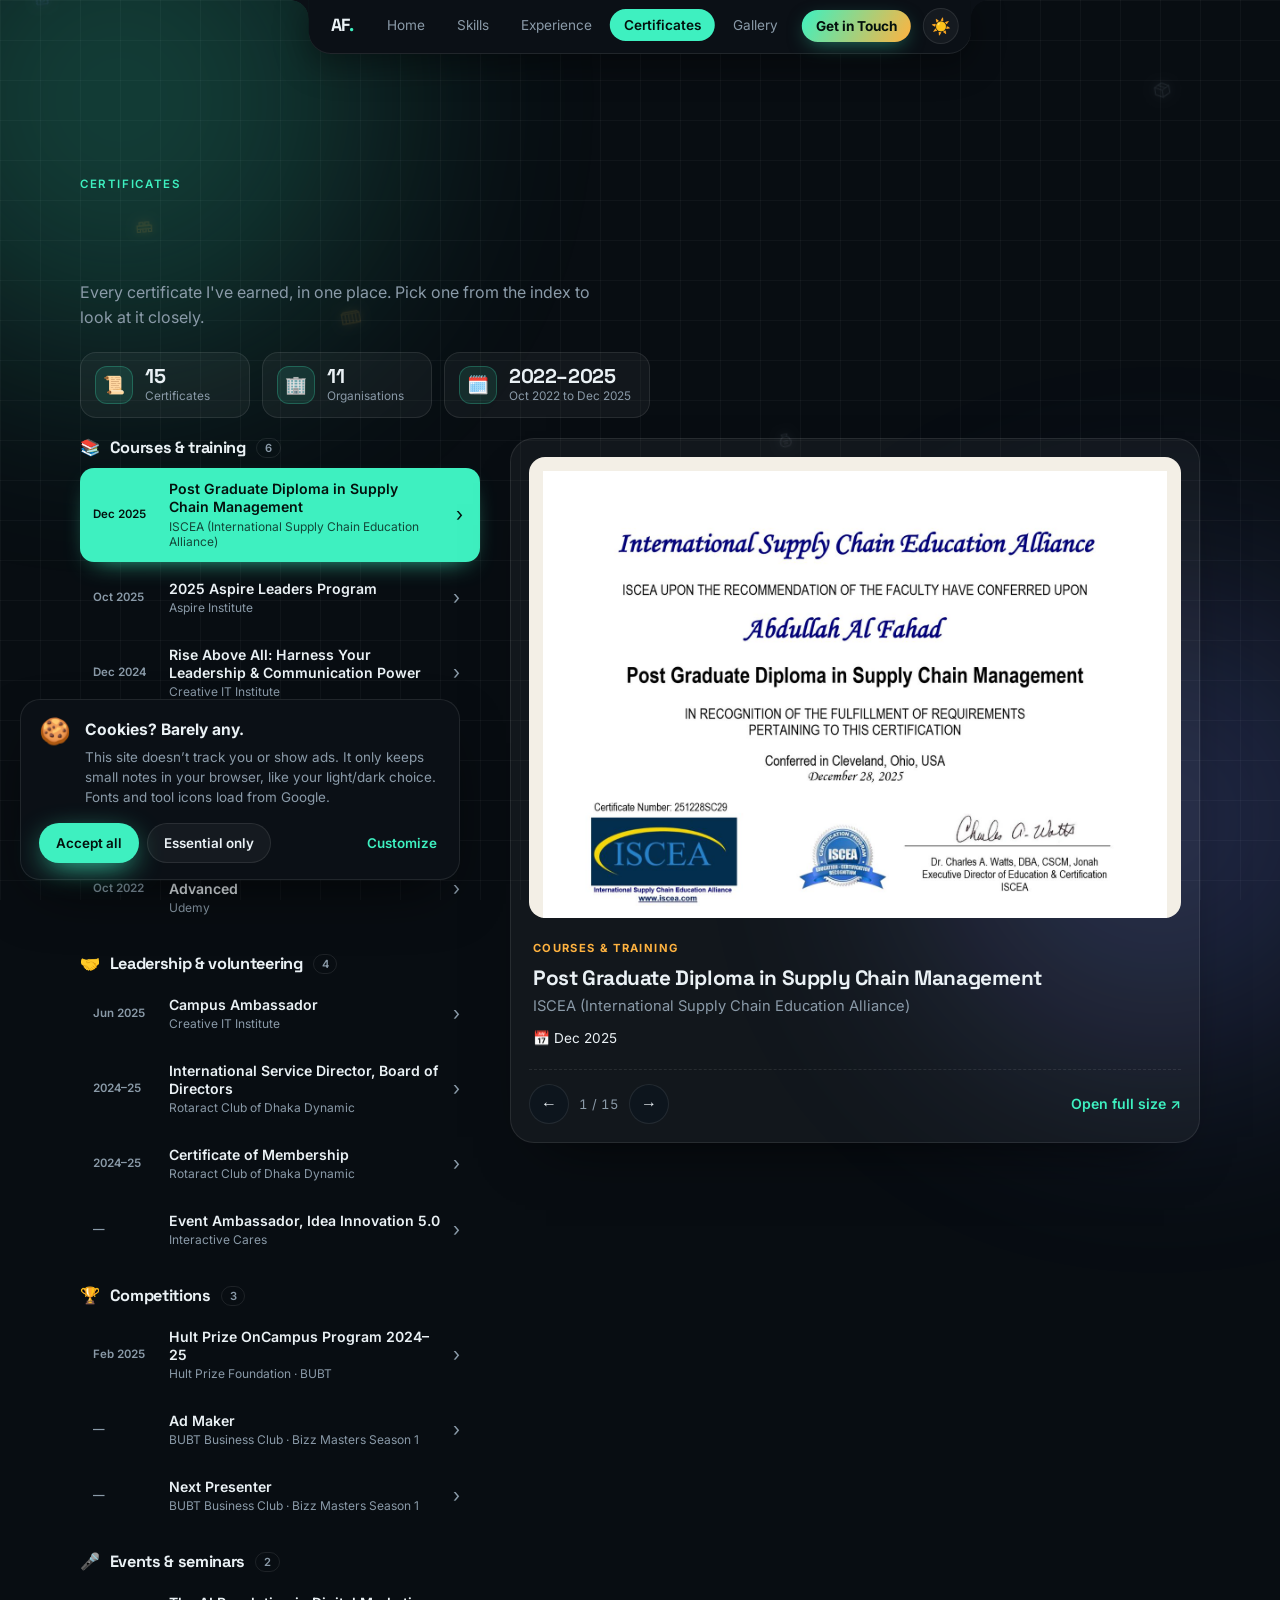
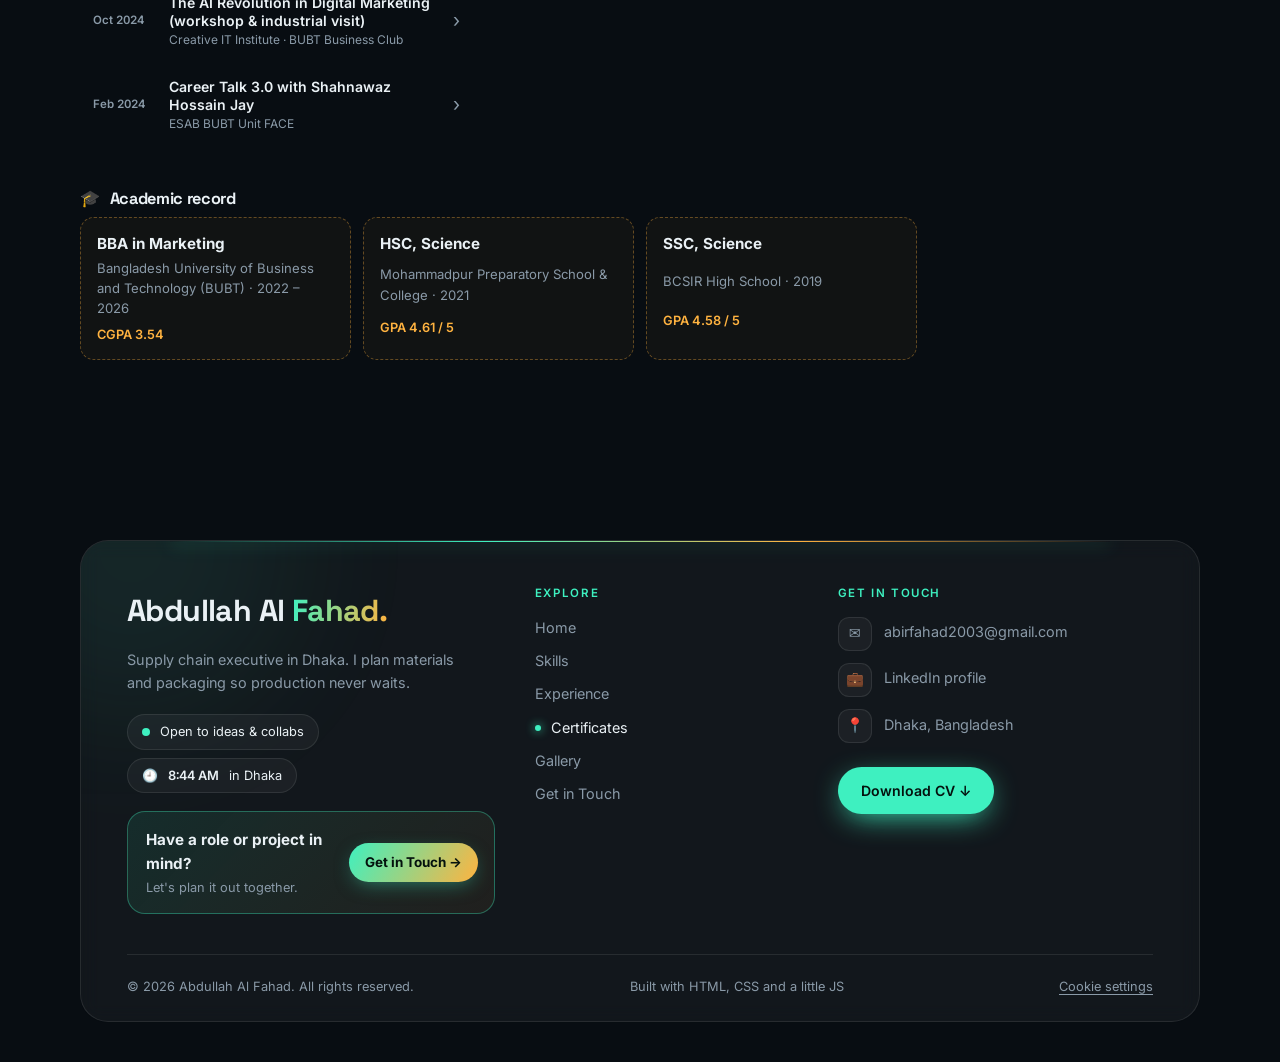
<file: certificates.html>
<!DOCTYPE html>
<html lang="en">
<head>
<meta charset="UTF-8">
<meta name="viewport" content="width=device-width, initial-scale=1">
<meta name="theme-color" content="#080d12">
<title>Certificates · Abdullah Al Fahad</title>
<!-- LINK PREVIEW: the text and picture shown when this page is shared on
     LinkedIn, WhatsApp, Facebook or Google. Words are in content.md.
     CHECK: once the site is live, change "images/headshot.jpg" in og:image
     to the full address, e.g. https://your-site-address/images/headshot.jpg
     (LinkedIn needs the full address to show the picture). -->
<meta name="description" content="Highlights, degrees and certificates of Abdullah Al Fahad, supply chain professional in Dhaka.">
<meta property="og:type" content="website">
<meta property="og:title" content="Certificates · Abdullah Al Fahad">
<meta property="og:description" content="Highlights, degrees and certificates of Abdullah Al Fahad, supply chain professional in Dhaka.">
<meta property="og:image" content="images/headshot.jpg">
<meta property="og:image:alt" content="Abdullah Al Fahad in a dark suit and blue tie.">
<meta name="twitter:card" content="summary">
<link rel="preconnect" href="https://fonts.googleapis.com">
<link rel="preconnect" href="https://fonts.gstatic.com" crossorigin>
<link href="https://fonts.googleapis.com/css2?family=Inter:wght@400;500;600&family=Space+Grotesk:wght@500;700&display=swap" rel="stylesheet">
<link rel="icon" href="favicon.ico?v=2" sizes="16x16 32x32 48x48">
<link rel="stylesheet" href="css/style.css">
<!-- use the saved light/dark choice straight away (before the page draws) -->
<script>try{var t=localStorage.getItem('theme');if(t)document.documentElement.setAttribute('data-theme',t);if(sessionStorage.getItem('ldSeen'))document.documentElement.classList.add('ld-seen')}catch(e){}</script>
</head>
<body>
<!-- LOADING SCREEN: your icon blinking inside a spinning ring; fades out
     once the page has loaded (js/main.js part 25) -->
<div class="loader" aria-hidden="true"><span class="ld-ring"></span><img class="ld-icon" src="favicon.ico?v=2" alt="" width="48" height="48"></div>
<div class="progress"></div>

<!-- ===== FLOATING PILL NAV (same on every page) ===== -->
<nav class="nav">
  <a class="logo" href="index.html">AF<span>.</span></a>
  <div class="links" id="navLinks">
      <a class="link" href="index.html">Home</a>
      <a class="link" href="skills.html">Skills</a>
      <a class="link" href="experience.html">Experience</a>
      <a class="link active" href="certificates.html">Certificates</a>
      <a class="link" href="gallery.html">Gallery</a>
      <a class="link cta" href="contact.html">Get in Touch</a>
  </div>
  <!-- phones only: the "Get in Touch" button stays in the bar, the other pages
       open from the menu icon (js part 2) -->
  <a class="nav-cta" href="contact.html">Get in Touch</a>
  <button class="theme-btn" aria-label="Toggle theme">☀️</button>
  <button class="menu-btn" type="button" aria-label="Open menu" aria-expanded="false" aria-controls="navLinks"><span></span><span></span><span></span></button>
</nav>


<!-- ===== PAGE HEADING: The paperwork (Key highlights moved to the
     Experience page in Nov 2026). Title animation "paper": a printer head
     prints the words, then a seal lands beside them (js part 26). ===== -->
<header class="page-head cert-head">
  <div class="wrap">
    <span class="tag reveal">Certificates</span>
    <h1 class="title reveal d1" data-anim="paper">The paperwork.</h1>
    <p class="sub reveal d2">Every certificate I've earned, in one place. Pick one from the index to look at it closely.</p>
    <!-- quick facts as small cards (hover: lift + glow) -->
    <ul class="vault-facts reveal d3">
      <li><span class="vf-ic" aria-hidden="true">📜</span><b>15</b><small>Certificates</small></li>
      <li><span class="vf-ic" aria-hidden="true">🏢</span><b>11</b><small>Organisations</small></li>
      <li><span class="vf-ic" aria-hidden="true">🗓️</span><b>2022–2025</b><small>Oct 2022 to Dec 2025</small></li>
    </ul>
  </div>
</header>

<!-- ===== THE VAULT (Nov 2026; replaced a tabs + card-grid layout that looked
     too much like another site): an INDEX on the left (grouped by category,
     each row: date, title, who gave it) and a big VIEWER on the right that
     shows the chosen certificate with its details, previous/next and "Open
     full size". On phones the viewer is hidden: tapping a row opens the
     certificate right under it. js part 31.
     Pictures: images/certs/ (1400px) + images/thumbs/certs/ (640px).
     TO ADD ONE: make both pictures, copy a <li><button class="vi-item"> row
     into the right group, fill in its data-… values and the visible text,
     renumber data-i in order, and update the counts. -->
<section class="vault-sec">
  <div class="wrap vault">
    <nav class="vault-index reveal" aria-label="Certificate index">
      <div class="vi-group">
        <h2 class="vi-h"><span aria-hidden="true">📚</span> Courses &amp; training <b>6</b></h2>
        <ol class="vi-list">
          <li><button type="button" class="vi-item" data-i="0" data-slug="iscea-pg-diploma-scm" data-title="Post Graduate Diploma in Supply Chain Management" data-issuer="ISCEA (International Supply Chain Education Alliance)" data-date="Dec 2025" data-badge="" data-cat="Courses &amp; training" aria-controls="vaultView">
            <span class="vi-date">Dec 2025</span>
            <span class="vi-text"><b>Post Graduate Diploma in Supply Chain Management</b><small>ISCEA (International Supply Chain Education Alliance)</small></span>
            <span class="vi-go" aria-hidden="true">›</span>
          </button></li>
          <li><button type="button" class="vi-item" data-i="1" data-slug="aspire-leaders-program-2025" data-title="2025 Aspire Leaders Program" data-issuer="Aspire Institute" data-date="Oct 2025" data-badge="40 hours" data-cat="Courses &amp; training" aria-controls="vaultView">
            <span class="vi-date">Oct 2025</span>
            <span class="vi-text"><b>2025 Aspire Leaders Program</b><small>Aspire Institute</small></span>
            <span class="vi-go" aria-hidden="true">›</span>
          </button></li>
          <li><button type="button" class="vi-item" data-i="2" data-slug="creative-it-rise-above-all" data-title="Rise Above All: Harness Your Leadership &amp; Communication Power" data-issuer="Creative IT Institute" data-date="Dec 2024" data-badge="" data-cat="Courses &amp; training" aria-controls="vaultView">
            <span class="vi-date">Dec 2024</span>
            <span class="vi-text"><b>Rise Above All: Harness Your Leadership &amp; Communication Power</b><small>Creative IT Institute</small></span>
            <span class="vi-go" aria-hidden="true">›</span>
          </button></li>
          <li><button type="button" class="vi-item" data-i="3" data-slug="workplace-communication-essentials" data-title="Workplace Communication Essentials" data-issuer="Passport to Earning Bangladesh" data-date="May 2024" data-badge="" data-cat="Courses &amp; training" aria-controls="vaultView">
            <span class="vi-date">May 2024</span>
            <span class="vi-text"><b>Workplace Communication Essentials</b><small>Passport to Earning Bangladesh</small></span>
            <span class="vi-go" aria-hidden="true">›</span>
          </button></li>
          <li><button type="button" class="vi-item" data-i="4" data-slug="gao-tek-business-development" data-title="Training in Business Development" data-issuer="GAO Tek Inc." data-date="Feb 2024" data-badge="Team leader" data-cat="Courses &amp; training" aria-controls="vaultView">
            <span class="vi-date">Feb 2024</span>
            <span class="vi-text"><b>Training in Business Development</b><small>GAO Tek Inc.</small></span>
            <span class="vi-go" aria-hidden="true">›</span>
          </button></li>
          <li><button type="button" class="vi-item" data-i="5" data-slug="udemy-complete-excel-mastery" data-title="Complete Excel Mastery: Beginner to Advanced" data-issuer="Udemy" data-date="Oct 2022" data-badge="13.5 hours" data-cat="Courses &amp; training" aria-controls="vaultView">
            <span class="vi-date">Oct 2022</span>
            <span class="vi-text"><b>Complete Excel Mastery: Beginner to Advanced</b><small>Udemy</small></span>
            <span class="vi-go" aria-hidden="true">›</span>
          </button></li>
        </ol>
      </div>
      <div class="vi-group">
        <h2 class="vi-h"><span aria-hidden="true">🤝</span> Leadership &amp; volunteering <b>4</b></h2>
        <ol class="vi-list">
          <li><button type="button" class="vi-item" data-i="6" data-slug="creative-it-campus-ambassador" data-title="Campus Ambassador" data-issuer="Creative IT Institute" data-date="Jun 2025" data-badge="Mar 2024 – Jun 2025" data-cat="Leadership &amp; volunteering" aria-controls="vaultView">
            <span class="vi-date">Jun 2025</span>
            <span class="vi-text"><b>Campus Ambassador</b><small>Creative IT Institute</small></span>
            <span class="vi-go" aria-hidden="true">›</span>
          </button></li>
          <li><button type="button" class="vi-item" data-i="7" data-slug="rotaract-international-service-director" data-title="International Service Director, Board of Directors" data-issuer="Rotaract Club of Dhaka Dynamic" data-date="2024–25" data-badge="" data-cat="Leadership &amp; volunteering" aria-controls="vaultView">
            <span class="vi-date">2024–25</span>
            <span class="vi-text"><b>International Service Director, Board of Directors</b><small>Rotaract Club of Dhaka Dynamic</small></span>
            <span class="vi-go" aria-hidden="true">›</span>
          </button></li>
          <li><button type="button" class="vi-item" data-i="8" data-slug="rotaract-membership-2024-25" data-title="Certificate of Membership" data-issuer="Rotaract Club of Dhaka Dynamic" data-date="2024–25" data-badge="" data-cat="Leadership &amp; volunteering" aria-controls="vaultView">
            <span class="vi-date">2024–25</span>
            <span class="vi-text"><b>Certificate of Membership</b><small>Rotaract Club of Dhaka Dynamic</small></span>
            <span class="vi-go" aria-hidden="true">›</span>
          </button></li>
          <li><button type="button" class="vi-item" data-i="9" data-slug="interactive-cares-event-ambassador" data-title="Event Ambassador, Idea Innovation 5.0" data-issuer="Interactive Cares" data-date="" data-badge="" data-cat="Leadership &amp; volunteering" aria-controls="vaultView">
            <span class="vi-date">—</span>
            <span class="vi-text"><b>Event Ambassador, Idea Innovation 5.0</b><small>Interactive Cares</small></span>
            <span class="vi-go" aria-hidden="true">›</span>
          </button></li>
        </ol>
      </div>
      <div class="vi-group">
        <h2 class="vi-h"><span aria-hidden="true">🏆</span> Competitions <b>3</b></h2>
        <ol class="vi-list">
          <li><button type="button" class="vi-item" data-i="10" data-slug="hult-prize-oncampus-2025" data-title="Hult Prize OnCampus Program 2024–25" data-issuer="Hult Prize Foundation · BUBT" data-date="Feb 2025" data-badge="Video editor" data-cat="Competitions" aria-controls="vaultView">
            <span class="vi-date">Feb 2025</span>
            <span class="vi-text"><b>Hult Prize OnCampus Program 2024–25</b><small>Hult Prize Foundation · BUBT</small></span>
            <span class="vi-go" aria-hidden="true">›</span>
          </button></li>
          <li><button type="button" class="vi-item" data-i="11" data-slug="bizz-masters-ad-maker-runner-up" data-title="Ad Maker" data-issuer="BUBT Business Club · Bizz Masters Season 1" data-date="" data-badge="1st runner-up" data-cat="Competitions" aria-controls="vaultView">
            <span class="vi-date">—</span>
            <span class="vi-text"><b>Ad Maker</b><small>BUBT Business Club · Bizz Masters Season 1</small></span>
            <span class="vi-go" aria-hidden="true">›</span>
          </button></li>
          <li><button type="button" class="vi-item" data-i="12" data-slug="bizz-masters-next-presenter-runner-up" data-title="Next Presenter" data-issuer="BUBT Business Club · Bizz Masters Season 1" data-date="" data-badge="1st runner-up" data-cat="Competitions" aria-controls="vaultView">
            <span class="vi-date">—</span>
            <span class="vi-text"><b>Next Presenter</b><small>BUBT Business Club · Bizz Masters Season 1</small></span>
            <span class="vi-go" aria-hidden="true">›</span>
          </button></li>
        </ol>
      </div>
      <div class="vi-group">
        <h2 class="vi-h"><span aria-hidden="true">🎤</span> Events &amp; seminars <b>2</b></h2>
        <ol class="vi-list">
          <li><button type="button" class="vi-item" data-i="13" data-slug="creative-it-ai-digital-marketing-organizer" data-title="The AI Revolution in Digital Marketing (workshop &amp; industrial visit)" data-issuer="Creative IT Institute · BUBT Business Club" data-date="Oct 2024" data-badge="Organizer" data-cat="Events &amp; seminars" aria-controls="vaultView">
            <span class="vi-date">Oct 2024</span>
            <span class="vi-text"><b>The AI Revolution in Digital Marketing (workshop &amp; industrial visit)</b><small>Creative IT Institute · BUBT Business Club</small></span>
            <span class="vi-go" aria-hidden="true">›</span>
          </button></li>
          <li><button type="button" class="vi-item" data-i="14" data-slug="esab-career-talk-3" data-title="Career Talk 3.0 with Shahnawaz Hossain Jay" data-issuer="ESAB BUBT Unit FACE" data-date="Feb 2024" data-badge="" data-cat="Events &amp; seminars" aria-controls="vaultView">
            <span class="vi-date">Feb 2024</span>
            <span class="vi-text"><b>Career Talk 3.0 with Shahnawaz Hossain Jay</b><small>ESAB BUBT Unit FACE</small></span>
            <span class="vi-go" aria-hidden="true">›</span>
          </button></li>
        </ol>
      </div>
    </nav>

    <div class="vault-view reveal d1" id="vaultView" aria-live="polite">
      <div class="vv-frame">
        <img class="vv-img" src="images/certs/iscea-pg-diploma-scm.jpg" srcset="images/thumbs/certs/iscea-pg-diploma-scm.jpg 640w, images/certs/iscea-pg-diploma-scm.jpg 1400w" sizes="(max-width: 1100px) 60vw, 720px" alt="Certificate: Post Graduate Diploma in Supply Chain Management" decoding="async">
      </div>
      <div class="vv-info">
        <span class="vv-cat">Courses &amp; training</span>
        <h3 class="vv-title">Post Graduate Diploma in Supply Chain Management</h3>
        <p class="vv-issuer">ISCEA (International Supply Chain Education Alliance)</p>
        <div class="vv-meta"><span class="vv-date">📅 Dec 2025</span><span class="vv-badge" hidden></span></div>
      </div>
      <div class="vv-nav">
        <button type="button" class="vv-btn vv-prev" aria-label="Previous certificate">←</button>
        <span class="vv-count">1 / 15</span>
        <button type="button" class="vv-btn vv-next" aria-label="Next certificate">→</button>
        <a class="vv-open" href="images/certs/iscea-pg-diploma-scm.jpg" target="_blank" rel="noopener">Open full size <span aria-hidden="true">↗</span></a>
      </div>
    </div>
  </div>

  <!-- ACADEMIC RECORD: degrees without a certificate picture on the site yet -->
  <div class="wrap">
    <div class="cert-academic">
      <h2 class="vi-h"><span aria-hidden="true">🎓</span> Academic record</h2>
      <ul class="acad-list">
        <li><b>BBA in Marketing</b><span>Bangladesh University of Business and Technology (BUBT) · 2022 – 2026</span><em>CGPA 3.54</em></li>
        <li><b>HSC, Science</b><span>Mohammadpur Preparatory School &amp; College · 2021</span><em>GPA 4.61 / 5</em></li>
        <li><b>SSC, Science</b><span>BCSIR High School · 2019</span><em>GPA 4.58 / 5</em></li>
      </ul>
    </div>
  </div>
</section>


<!-- ===== FOOTER (same on every page) =====
     A glass card with three columns: who you are, quick links, and how to
     reach you, plus a copyright line along the bottom. aria-current="page"
     marks the page you're on in the Quick links list. -->
<footer class="site-footer">
  <div class="wrap">
    <div class="foot-card glass">

      <!-- WHO YOU ARE -->
      <div class="foot-brand">
        <a class="foot-name" href="index.html">Abdullah Al <span class="grad">Fahad.</span></a>
        <p class="foot-intro">Supply chain executive in Dhaka. I plan materials and packaging so production never waits.</p>
        <!-- two small pills: status + the live time in Dhaka (js part 11) -->
        <div class="foot-pills">
          <p class="foot-status"><span class="dot"></span> Open to ideas &amp; collabs</p>
          <p class="foot-status foot-time"><span aria-hidden="true">🕘</span> <b data-dhaka-time>--:--</b>in Dhaka</p>
        </div>
        <!-- call to action card: goes to the Get in Touch (Contact) page -->
        <a class="foot-cta" href="contact.html">
          <span class="foot-cta-text"><b>Have a role or project in mind?</b><small>Let's plan it out together.</small></span>
          <span class="foot-cta-btn">Get in Touch →</span>
        </a>
      </div>

      <!-- QUICK LINKS -->
      <nav class="foot-col" aria-label="Footer">
        <h4>Explore</h4>
        <ul class="foot-links">
          <li><a href="index.html">Home</a></li>
          <li><a href="skills.html">Skills</a></li>
          <li><a href="experience.html">Experience</a></li>
          <li><a href="certificates.html" aria-current="page">Certificates</a></li>
          <li><a href="gallery.html">Gallery</a></li>
          <li><a href="contact.html">Get in Touch</a></li>
        </ul>
      </nav>

      <!-- GET IN TOUCH -->
      <div class="foot-col">
        <h4>Get in touch</h4>
        <ul class="foot-contact">
          <li><a href="mailto:abirfahad2003@gmail.com"><span class="fi" aria-hidden="true">✉️</span><span class="ul">abirfahad2003@gmail.com</span></a></li>
          <li><a href="https://www.linkedin.com/in/abdullah-al-fahad1" target="_blank" rel="noopener"><span class="fi" aria-hidden="true">💼</span><span class="ul">LinkedIn profile</span></a></li>
          <li><span class="fi" aria-hidden="true">📍</span>Dhaka, Bangladesh</li>
        </ul>
        <!-- Download CV: put your CV in the site folder named cv.pdf -->
        <a class="btn primary foot-cv" href="cv.pdf" download>Download CV ↓</a>
      </div>

      <!-- BOTTOM LINE -->
      <div class="foot-bottom">
        <span>© 2026 Abdullah Al Fahad. All rights reserved.</span>
        <span>Built with HTML, CSS and a little JS</span>
      </div>
    </div>
  </div>
</footer>
<script src="js/main.js"></script>
</body>
</html>
</file>
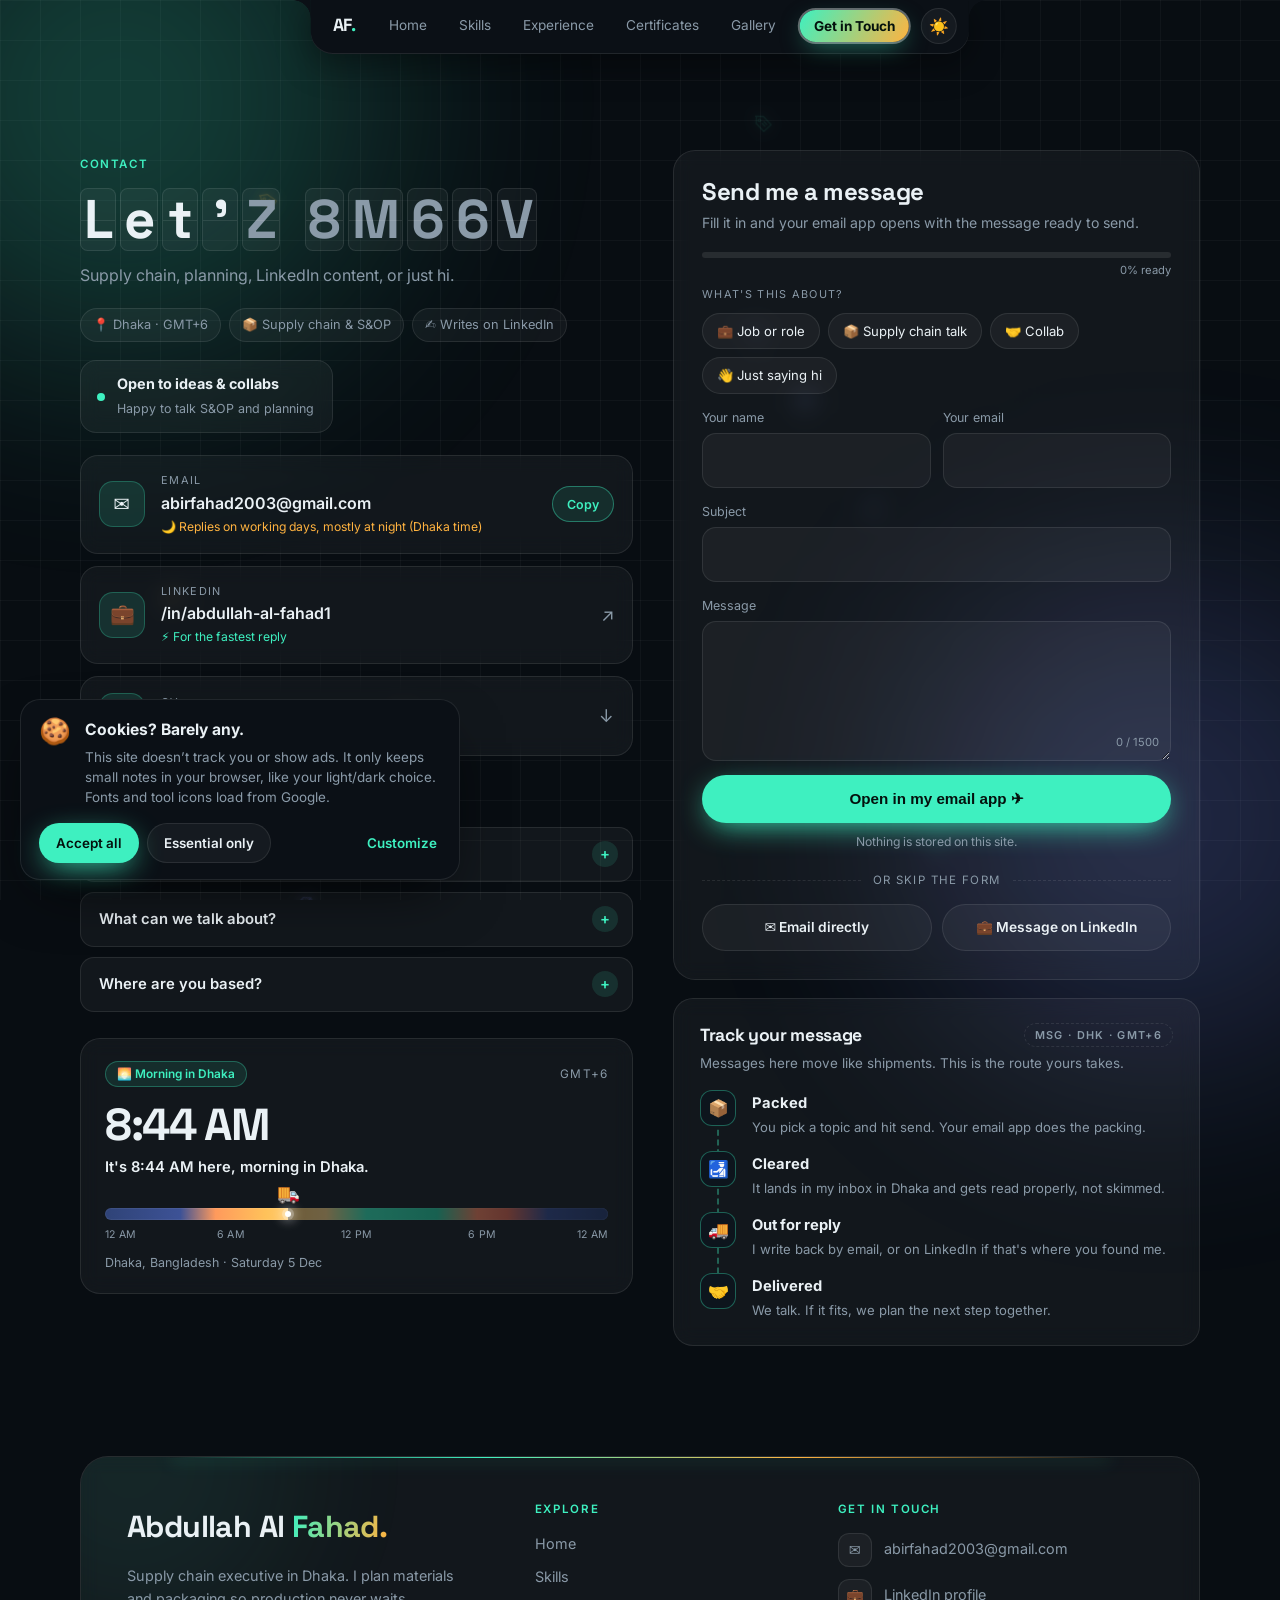
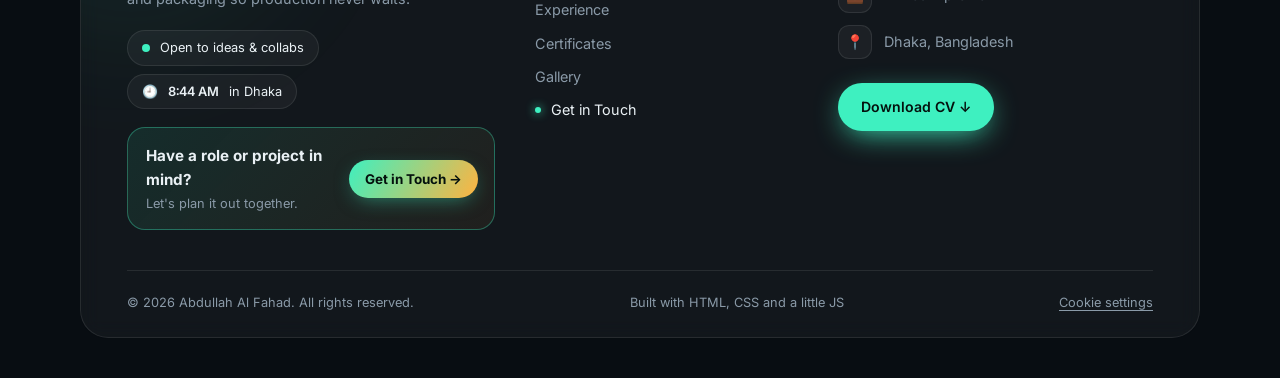
<file: contact.html>
<!DOCTYPE html>
<html lang="en">
<head>
<meta charset="UTF-8">
<meta name="viewport" content="width=device-width, initial-scale=1">
<meta name="theme-color" content="#080d12">
<title>Get in Touch · Abdullah Al Fahad</title>
<!-- LINK PREVIEW: the text and picture shown when this page is shared on
     LinkedIn, WhatsApp, Facebook or Google. Words are in content.md.
     CHECK: once the site is live, change "images/headshot.jpg" in og:image
     to the full address, e.g. https://your-site-address/images/headshot.jpg
     (LinkedIn needs the full address to show the picture). -->
<meta name="description" content="Get in touch with Abdullah Al Fahad, Supply Chain Executive in Dhaka, by email, LinkedIn or a message.">
<meta property="og:type" content="website">
<meta property="og:title" content="Get in Touch · Abdullah Al Fahad">
<meta property="og:description" content="Get in touch with Abdullah Al Fahad, Supply Chain Executive in Dhaka, by email, LinkedIn or a message.">
<meta property="og:image" content="images/headshot.jpg">
<meta property="og:image:alt" content="Abdullah Al Fahad in a dark suit and blue tie.">
<meta name="twitter:card" content="summary">
<link rel="preconnect" href="https://fonts.googleapis.com">
<link rel="preconnect" href="https://fonts.gstatic.com" crossorigin>
<link href="https://fonts.googleapis.com/css2?family=Inter:wght@400;500;600&family=Space+Grotesk:wght@500;700&display=swap" rel="stylesheet">
<link rel="icon" href="favicon.ico?v=2" sizes="16x16 32x32 48x48">
<link rel="stylesheet" href="css/style.css">
<!-- use the saved light/dark choice straight away (before the page draws) -->
<script>try{var t=localStorage.getItem('theme');if(t)document.documentElement.setAttribute('data-theme',t);if(sessionStorage.getItem('ldSeen'))document.documentElement.classList.add('ld-seen')}catch(e){}</script>
</head>
<body>
<!-- LOADING SCREEN: your icon blinking inside a spinning ring; fades out
     once the page has loaded (js/main.js part 25) -->
<div class="loader" aria-hidden="true"><span class="ld-ring"></span><img class="ld-icon" src="favicon.ico?v=2" alt="" width="48" height="48"></div>
<div class="progress"></div>

<!-- ===== FLOATING PILL NAV (same on every page) ===== -->
<nav class="nav">
  <a class="logo" href="index.html">AF<span>.</span></a>
  <div class="links" id="navLinks">
      <a class="link" href="index.html">Home</a>
      <a class="link" href="skills.html">Skills</a>
      <a class="link" href="experience.html">Experience</a>
      <a class="link" href="certificates.html">Certificates</a>
      <a class="link" href="gallery.html">Gallery</a>
      <a class="link cta active" href="contact.html">Get in Touch</a>
  </div>
  <!-- phones only: the "Get in Touch" button stays in the bar, the other pages
       open from the menu icon (js part 2) -->
  <a class="nav-cta active" href="contact.html">Get in Touch</a>
  <button class="theme-btn" aria-label="Toggle theme">☀️</button>
  <button class="menu-btn" type="button" aria-label="Open menu" aria-expanded="false" aria-controls="navLinks"><span></span><span></span><span></span></button>
</nav>


<!-- ===== CONTACT PAGE (redesigned Nov 2026) =====
     Left: title, quick facts, status, email/LinkedIn/CV cards, questions,
     and a live Dhaka sky. Right: the message form and "What happens next".
     Words are in content.md. -->
<section class="ct-page">
  <div class="wrap ct-grid">

    <!-- LEFT COLUMN -->
    <div class="ct-left">
      <span class="tag reveal">Contact</span>
      <h1 class="title reveal d1" data-anim="board">Let's talk.</h1>
      <p class="sub reveal d2">Supply chain, planning, LinkedIn content, or just hi.</p>

      <!-- quick facts -->
      <ul class="ct-chips reveal d2">
        <li>📍 Dhaka · GMT+6</li>
        <li>📦 Supply chain &amp; S&amp;OP</li>
        <li>✍️ Writes on LinkedIn</li>
      </ul>

      <!-- status -->
      <p class="ct-status glass reveal d3"><span class="dot"></span><span><b>Open to ideas &amp; collabs</b><small>Happy to talk S&amp;OP and planning</small></span></p>

      <!-- ways to reach me -->
      <div class="ct-cards">
        <div class="ct-card glass reveal">
          <span class="ct-ic" aria-hidden="true">✉️</span>
          <a class="ct-main" href="mailto:abirfahad2003@gmail.com"><small>Email</small><span>abirfahad2003@gmail.com</span><em class="ct-note-amber">🌙 Replies on working days, mostly at night (Dhaka time)</em></a>
          <button class="ct-copy" type="button" data-copy="abirfahad2003@gmail.com" aria-label="Copy email address">Copy</button>
        </div>
        <div class="ct-card glass reveal d1">
          <span class="ct-ic" aria-hidden="true">💼</span>
          <a class="ct-main" href="https://www.linkedin.com/in/abdullah-al-fahad1" target="_blank" rel="noopener"><small>LinkedIn</small><span>/in/abdullah-al-fahad1</span><em>⚡ For the fastest reply</em></a>
          <span class="ct-go" aria-hidden="true">↗</span>
        </div>
        <div class="ct-card glass reveal d2">
          <span class="ct-ic" aria-hidden="true">📄</span>
          <!-- Download CV: put your CV in the site folder named cv.pdf -->
          <a class="ct-main" href="cv.pdf" download><small>CV</small><span>Download my CV</span></a>
          <span class="ct-go" aria-hidden="true">↓</span>
        </div>
      </div>

      <!-- questions (open/close; answers only use facts from content.md) -->
      <h2 class="ct-h reveal">Quick questions</h2>
      <div class="ct-faq reveal d1">
        <details>
          <summary>What do you work on?</summary>
          <p>Raw material and packaging planning, and S&amp;OP across 330+ SKUs at Rani Food Industries Ltd. in Dhaka.</p>
        </details>
        <details>
          <summary>What can we talk about?</summary>
          <p>S&amp;OP and planning, imports and LCs, Excel, or starting out in supply chain. I also write LinkedIn posts for students and young professionals.</p>
        </details>
        <details>
          <summary>Where are you based?</summary>
          <p>Dhaka, Bangladesh (GMT+6). The card below shows the time here right now.</p>
        </details>
      </div>

      <!-- DHAKA DAY ROUTE (replaced the sky card, Nov 2026): the time in
           Dhaka, plus a 24-hour "route" bar where a little truck shows how far
           through the day it is (js part 11). Colours: night, morning,
           afternoon, evening. -->
      <div class="ct-day glass reveal" id="dhakaDay" data-phase="morning">
        <div class="day-top"><span class="day-badge" id="dayBadge">Morning in Dhaka</span><small>GMT+6</small></div>
        <div class="time" id="dhakaTime">--:--</div>
        <p id="dayLine">Local time in Dhaka</p>
        <div class="day-track" aria-hidden="true">
          <div class="day-bar"><i class="day-rest"></i></div>
          <span class="day-truck">🚚</span>
          <div class="day-ticks"><span style="--x:0%">12 AM</span><span style="--x:25%">6 AM</span><span style="--x:50%">12 PM</span><span style="--x:75%">6 PM</span><span style="--x:100%">12 AM</span></div>
        </div>
        <small id="dayDate">Dhaka, Bangladesh</small>
      </div>
    </div>

    <!-- RIGHT COLUMN -->
    <div class="ct-right">
      <form id="contactForm" class="ct-form glass reveal d2" novalidate>
        <h2>Send me a message</h2>
        <p class="ct-note">Fill it in and your email app opens with the message ready to send.</p>
        <div class="ct-meter" aria-hidden="true"><i id="ctBar"></i><span id="ctPct">0% ready</span></div>

        <fieldset class="ct-topics">
          <legend>What's this about?</legend>
          <label><input type="radio" name="topic" value="Job or role"><span>💼 Job or role</span></label>
          <label><input type="radio" name="topic" value="Supply chain talk"><span>📦 Supply chain talk</span></label>
          <label><input type="radio" name="topic" value="Collab"><span>🤝 Collab</span></label>
          <label><input type="radio" name="topic" value="Just saying hi"><span>👋 Just saying hi</span></label>
        </fieldset>

        <div class="ct-row">
          <label class="ct-field"><span>Your name</span><input name="name" autocomplete="name" required></label>
          <label class="ct-field"><span>Your email</span><input name="email" type="email" autocomplete="email" required></label>
        </div>
        <label class="ct-field"><span>Subject</span><input name="subject"></label>
        <label class="ct-field"><span>Message</span><textarea name="message" maxlength="1500" required></textarea><small class="ct-count" id="ctCount">0 / 1500</small></label>
        <p class="ct-error" id="ctError" role="alert"></p>

        <button class="btn primary ct-send" type="submit">Open in my email app ✈</button>
        <p class="ct-small">Nothing is stored on this site.</p>

        <div class="ct-or"><span>or skip the form</span></div>
        <div class="ct-alt">
          <a class="btn" href="mailto:abirfahad2003@gmail.com">✉️ Email directly</a>
          <a class="btn" href="https://www.linkedin.com/in/abdullah-al-fahad1" target="_blank" rel="noopener">💼 Message on LinkedIn</a>
        </div>
      </form>

      <!-- WHAT HAPPENS NEXT, as a shipment tracker (Nov 2026; replaced a
           plain 3-step list): your message moves like an order through
           Packed, Cleared, Out for reply and Delivered. A small light travels
           down the route line (CSS only). No promised reply times. -->
      <div class="ct-next glass reveal d3">
        <div class="tr-head"><h3>Track your message</h3><span class="tr-id">MSG · DHK · GMT+6</span></div>
        <p class="tr-sub">Messages here move like shipments. This is the route yours takes.</p>
        <ol class="tr-steps">
          <li><span class="tr-ic" aria-hidden="true">📦</span><b>Packed</b><span>You pick a topic and hit send. Your email app does the packing.</span></li>
          <li><span class="tr-ic" aria-hidden="true">🛃</span><b>Cleared</b><span>It lands in my inbox in Dhaka and gets read properly, not skimmed.</span></li>
          <li><span class="tr-ic" aria-hidden="true">🚚</span><b>Out for reply</b><span>I write back by email, or on LinkedIn if that's where you found me.</span></li>
          <li><span class="tr-ic" aria-hidden="true">🤝</span><b>Delivered</b><span>We talk. If it fits, we plan the next step together.</span></li>
        </ol>
      </div>
    </div>

  </div>
</section>


<!-- ===== FOOTER (same on every page) =====
     A glass card with three columns: who you are, quick links, and how to
     reach you, plus a copyright line along the bottom. aria-current="page"
     marks the page you're on in the Quick links list. -->
<footer class="site-footer">
  <div class="wrap">
    <div class="foot-card glass">

      <!-- WHO YOU ARE -->
      <div class="foot-brand">
        <a class="foot-name" href="index.html">Abdullah Al <span class="grad">Fahad.</span></a>
        <p class="foot-intro">Supply chain executive in Dhaka. I plan materials and packaging so production never waits.</p>
        <!-- two small pills: status + the live time in Dhaka (js part 11) -->
        <div class="foot-pills">
          <p class="foot-status"><span class="dot"></span> Open to ideas &amp; collabs</p>
          <p class="foot-status foot-time"><span aria-hidden="true">🕘</span> <b data-dhaka-time>--:--</b>in Dhaka</p>
        </div>
        <!-- call to action card: goes to the Get in Touch (Contact) page -->
        <a class="foot-cta" href="contact.html">
          <span class="foot-cta-text"><b>Have a role or project in mind?</b><small>Let's plan it out together.</small></span>
          <span class="foot-cta-btn">Get in Touch →</span>
        </a>
      </div>

      <!-- QUICK LINKS -->
      <nav class="foot-col" aria-label="Footer">
        <h4>Explore</h4>
        <ul class="foot-links">
          <li><a href="index.html">Home</a></li>
          <li><a href="skills.html">Skills</a></li>
          <li><a href="experience.html">Experience</a></li>
          <li><a href="certificates.html">Certificates</a></li>
          <li><a href="gallery.html">Gallery</a></li>
          <li><a href="contact.html" aria-current="page">Get in Touch</a></li>
        </ul>
      </nav>

      <!-- GET IN TOUCH -->
      <div class="foot-col">
        <h4>Get in touch</h4>
        <ul class="foot-contact">
          <li><a href="mailto:abirfahad2003@gmail.com"><span class="fi" aria-hidden="true">✉️</span><span class="ul">abirfahad2003@gmail.com</span></a></li>
          <li><a href="https://www.linkedin.com/in/abdullah-al-fahad1" target="_blank" rel="noopener"><span class="fi" aria-hidden="true">💼</span><span class="ul">LinkedIn profile</span></a></li>
          <li><span class="fi" aria-hidden="true">📍</span>Dhaka, Bangladesh</li>
        </ul>
        <!-- Download CV: put your CV in the site folder named cv.pdf -->
        <a class="btn primary foot-cv" href="cv.pdf" download>Download CV ↓</a>
      </div>

      <!-- BOTTOM LINE -->
      <div class="foot-bottom">
        <span>© 2026 Abdullah Al Fahad. All rights reserved.</span>
        <span>Built with HTML, CSS and a little JS</span>
      </div>
    </div>
  </div>
</footer>
<script src="js/main.js"></script>
</body>
</html>
</file>
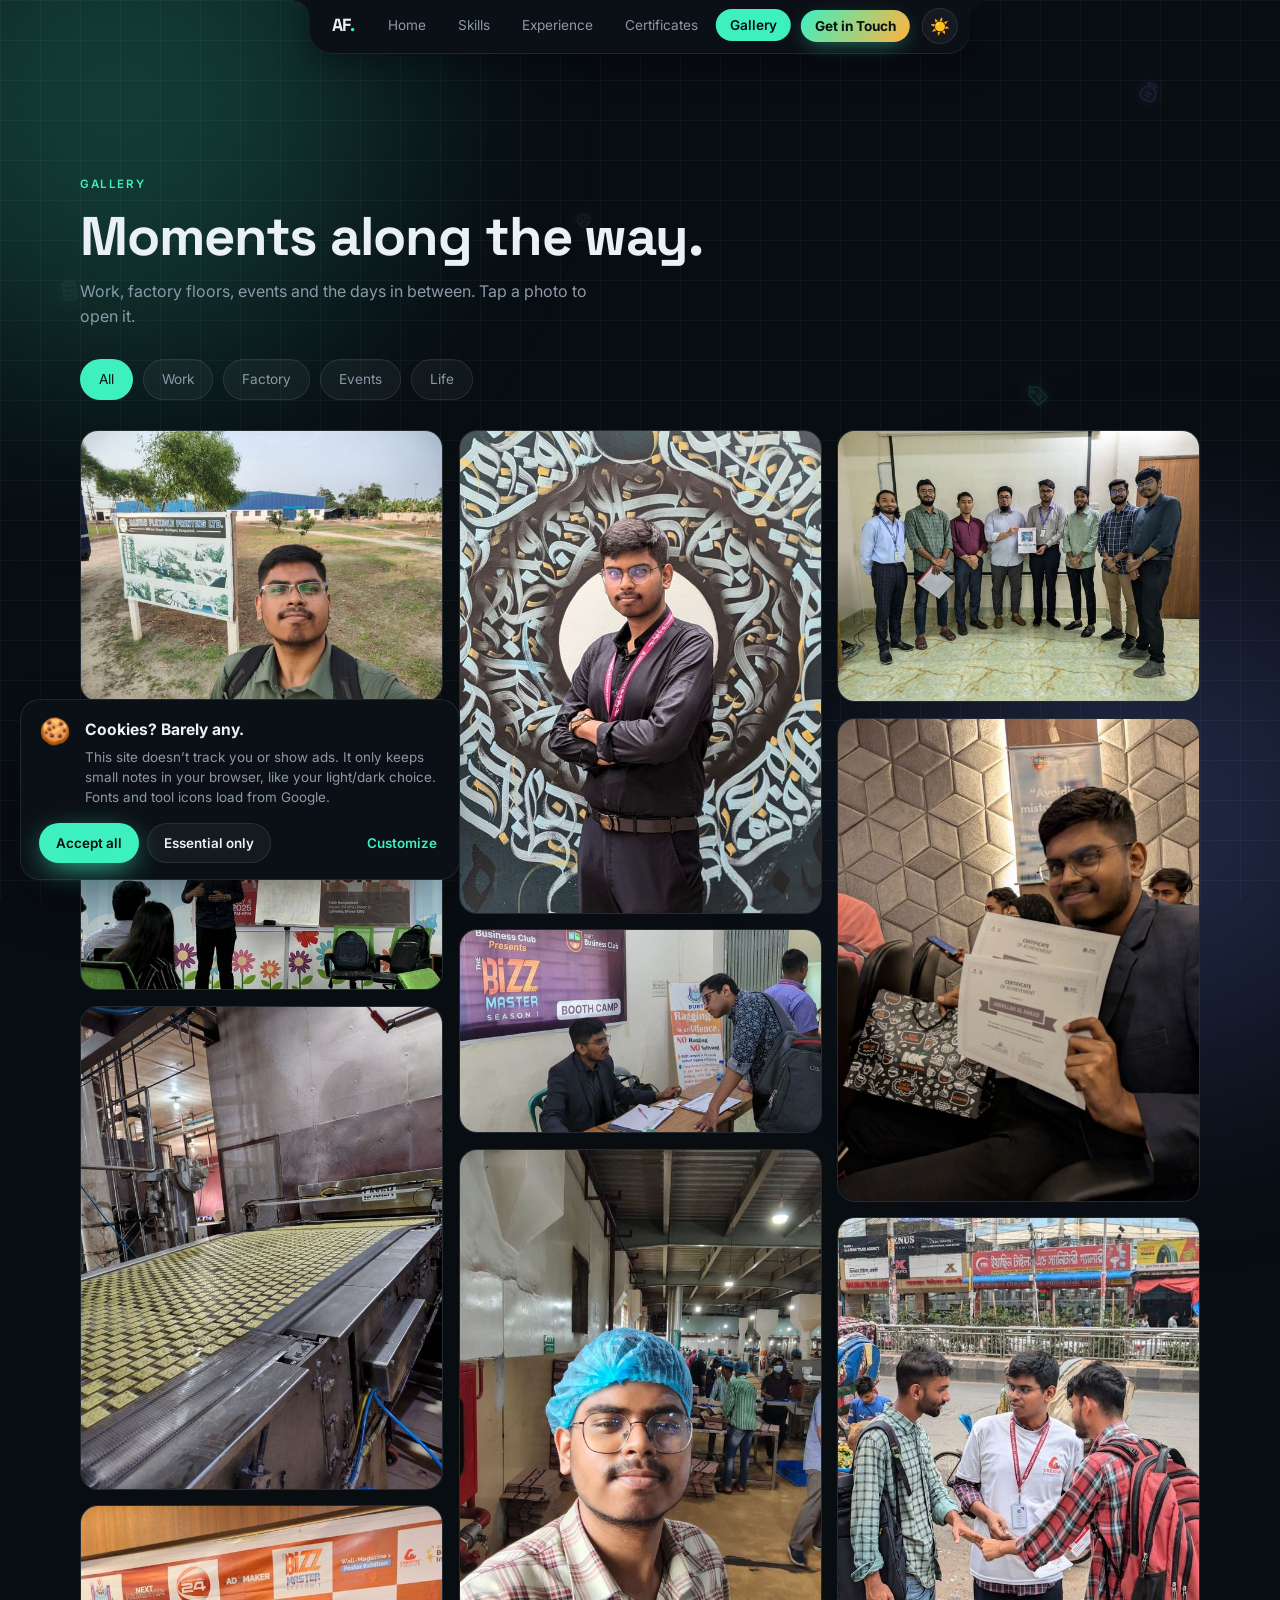
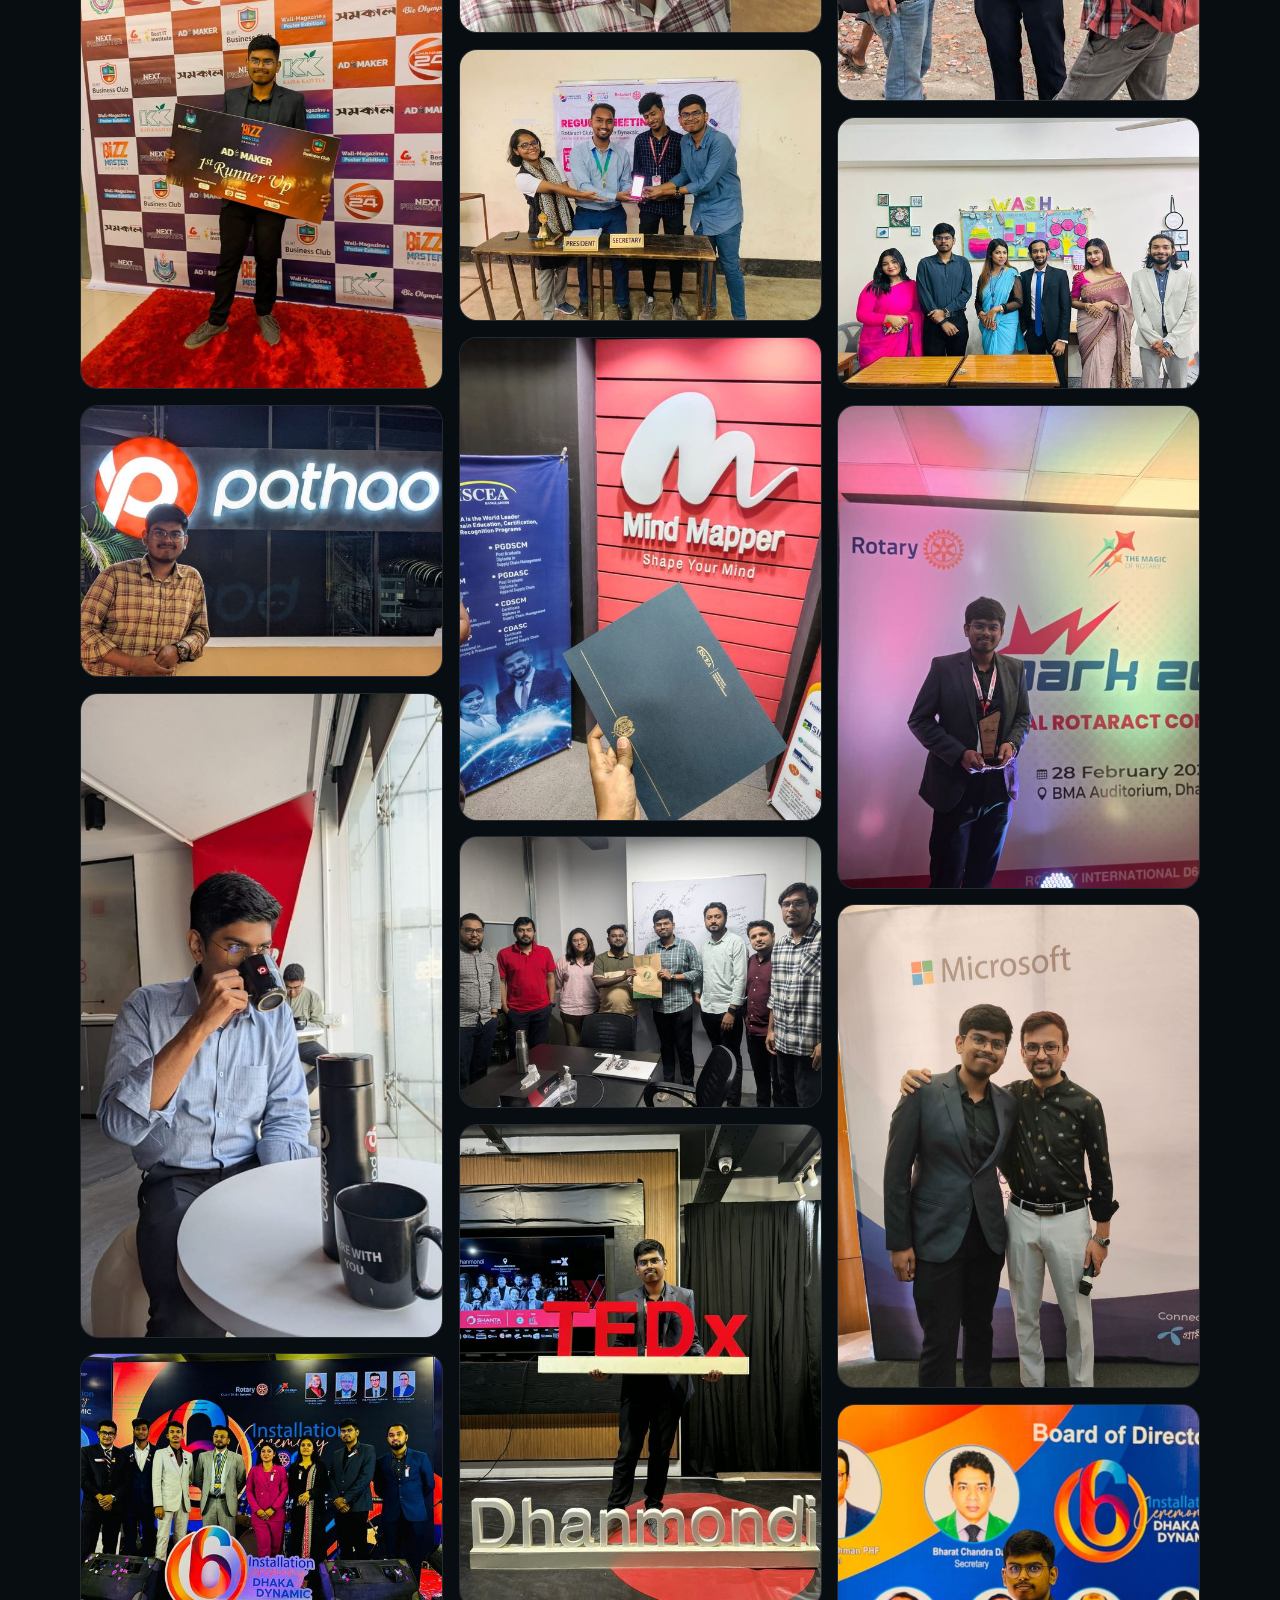
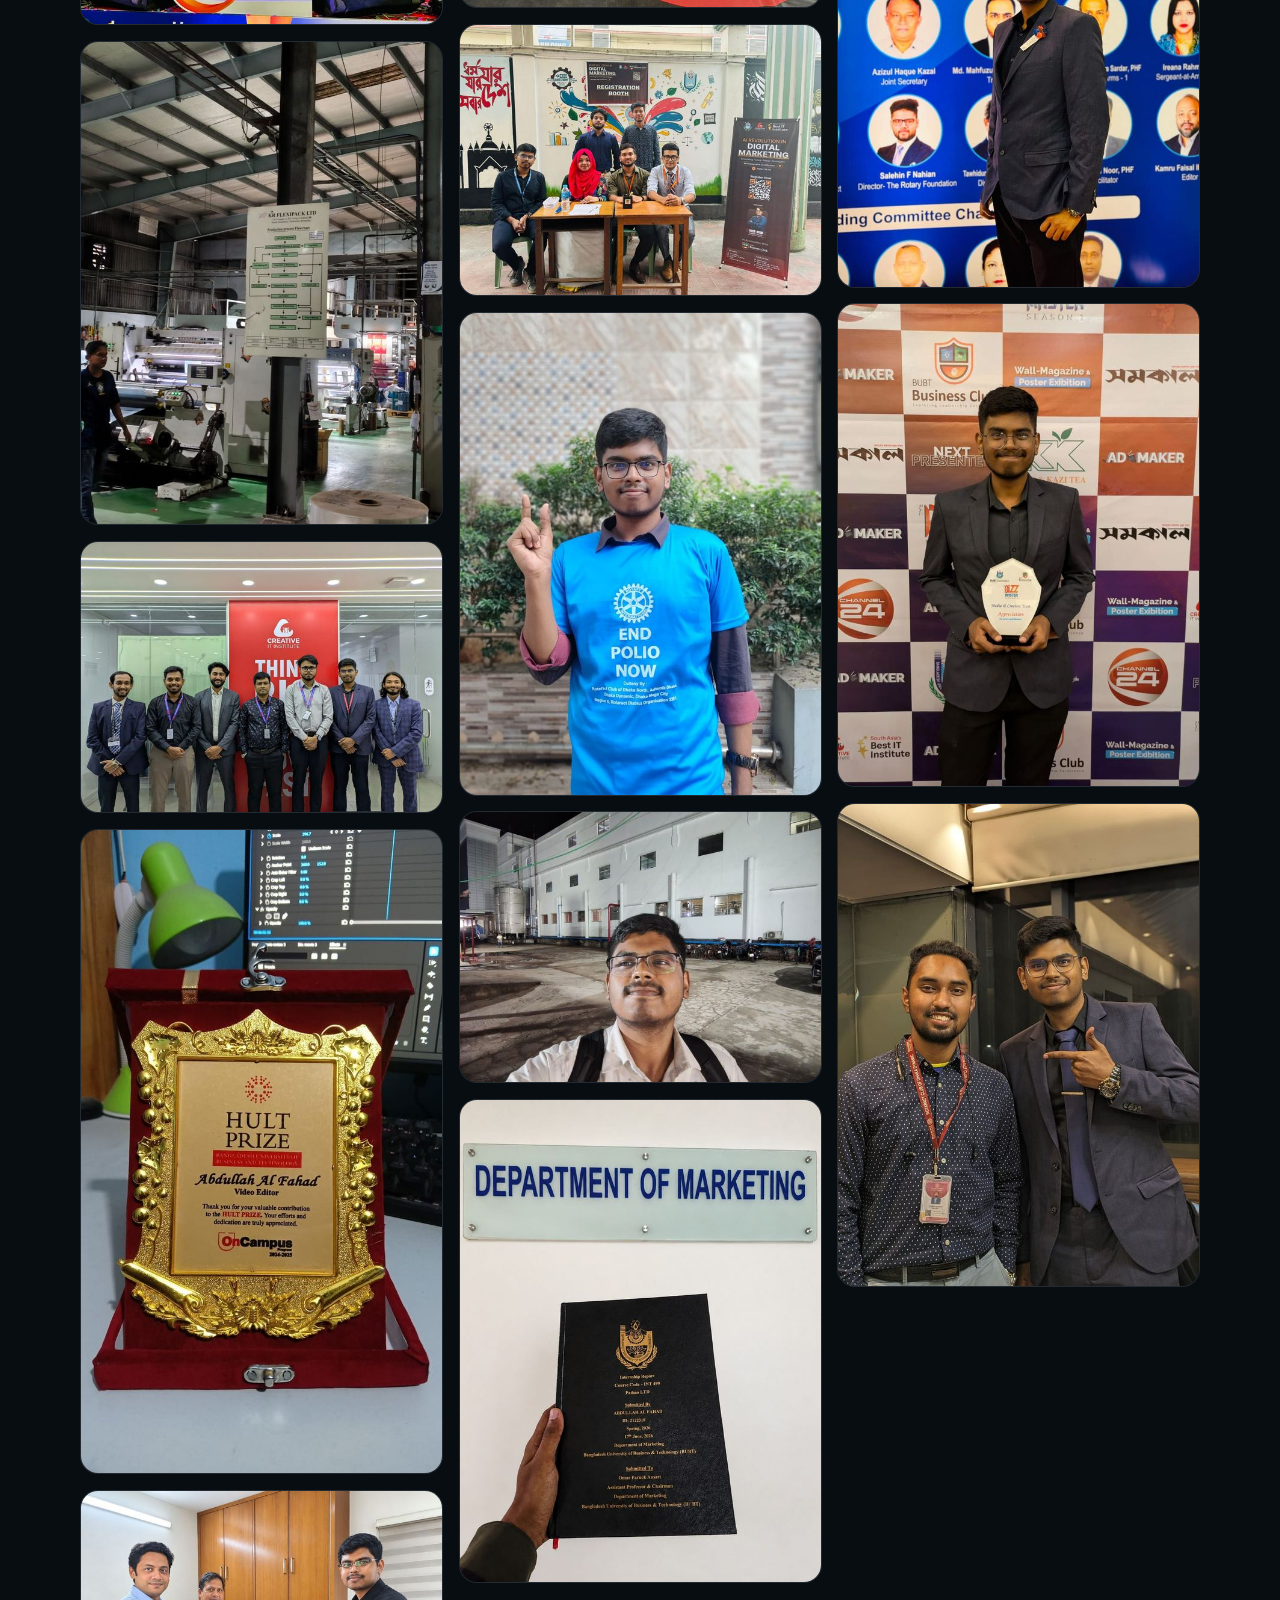
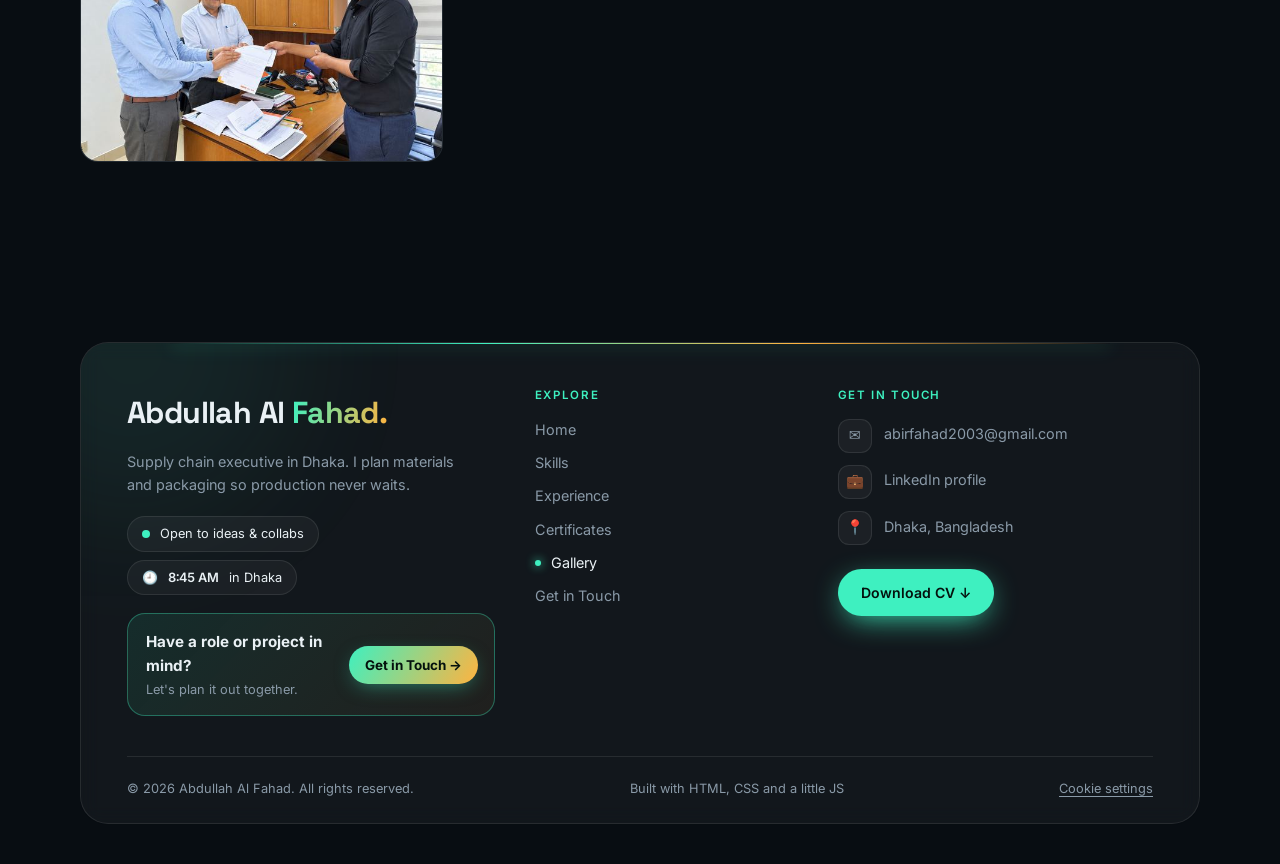
<file: gallery.html>
<!DOCTYPE html>
<html lang="en">
<head>
<meta charset="UTF-8">
<meta name="viewport" content="width=device-width, initial-scale=1">
<meta name="theme-color" content="#080d12">
<title>Gallery · Abdullah Al Fahad</title>
<!-- LINK PREVIEW: the text and picture shown when this page is shared on
     LinkedIn, WhatsApp, Facebook or Google. Words are in content.md.
     CHECK: once the site is live, change "images/headshot.jpg" in og:image
     to the full address, e.g. https://your-site-address/images/headshot.jpg
     (LinkedIn needs the full address to show the picture). -->
<meta name="description" content="Photos from factory visits, events and work by Abdullah Al Fahad.">
<meta property="og:type" content="website">
<meta property="og:title" content="Gallery · Abdullah Al Fahad">
<meta property="og:description" content="Photos from factory visits, events and work by Abdullah Al Fahad.">
<meta property="og:image" content="images/headshot.jpg">
<meta property="og:image:alt" content="Abdullah Al Fahad in a dark suit and blue tie.">
<meta name="twitter:card" content="summary">
<link rel="preconnect" href="https://fonts.googleapis.com">
<link rel="preconnect" href="https://fonts.gstatic.com" crossorigin>
<link href="https://fonts.googleapis.com/css2?family=Inter:wght@400;500;600&family=Space+Grotesk:wght@500;700&display=swap" rel="stylesheet">
<link rel="icon" href="favicon.ico?v=2" sizes="16x16 32x32 48x48">
<link rel="stylesheet" href="css/style.css">
<!-- use the saved light/dark choice straight away (before the page draws) -->
<script>try{var t=localStorage.getItem('theme');if(t)document.documentElement.setAttribute('data-theme',t);if(sessionStorage.getItem('ldSeen'))document.documentElement.classList.add('ld-seen')}catch(e){}</script>
</head>
<body>
<!-- LOADING SCREEN: your icon blinking inside a spinning ring; fades out
     once the page has loaded (js/main.js part 25) -->
<div class="loader" aria-hidden="true"><span class="ld-ring"></span><img class="ld-icon" src="favicon.ico?v=2" alt="" width="48" height="48"></div>
<div class="progress"></div>

<!-- ===== FLOATING PILL NAV (same on every page) ===== -->
<nav class="nav">
  <a class="logo" href="index.html">AF<span>.</span></a>
  <div class="links" id="navLinks">
      <a class="link" href="index.html">Home</a>
      <a class="link" href="skills.html">Skills</a>
      <a class="link" href="experience.html">Experience</a>
      <a class="link" href="certificates.html">Certificates</a>
      <a class="link active" href="gallery.html">Gallery</a>
      <a class="link cta" href="contact.html">Get in Touch</a>
  </div>
  <!-- phones only: the "Get in Touch" button stays in the bar, the other pages
       open from the menu icon (js part 2) -->
  <a class="nav-cta" href="contact.html">Get in Touch</a>
  <button class="theme-btn" aria-label="Toggle theme">☀️</button>
  <button class="menu-btn" type="button" aria-label="Open menu" aria-expanded="false" aria-controls="navLinks"><span></span><span></span><span></span></button>
</nav>


<!-- ===== PAGE HEADING ===== -->
<header class="page-head g-head">
  <div class="wrap">
    <span class="tag reveal">Gallery</span>
    <h1 class="title reveal d1" data-anim="pop">Moments along the way.</h1>
    <p class="sub reveal d2">Work, factory floors, events and the days in between. Tap a photo to open it.</p>
    <!-- FILTER: show one kind of photo (js/main.js part 24) -->
    <div class="filters reveal d3" role="group" aria-label="Show">
      <button class="on" data-gf="all" aria-pressed="true">All</button>
      <button data-gf="work" aria-pressed="false">Work</button>
      <button data-gf="factory" aria-pressed="false">Factory</button>
      <button data-gf="events" aria-pressed="false">Events</button>
      <button data-gf="life" aria-pressed="false">Life</button>
    </div>
  </div>
</header>

<!-- ===== PHOTO WALL =====
     A "masonry" wall: photos in columns, each with its own shape (--r, e.g.
     4/5 tall, 16/10 wide, 1/1 square), so the wall looks random and lively.
     Photos rise in with a little tilt as you scroll (--rot); hover zooms the
     photo and shows its caption; click opens it big (js/main.js part 13).
     Photos live in site/images/ (photo 1 = mahtab.jpg).
     TO ADD A PHOTO: put it in site/images/, copy one
     <button class="b-tile g-item ..."> block and change:
       data-g        = work / factory / events / life (for the filter)
       --r           = its shape (4/5, 3/4, 2/3 tall; 1/1 square; 4/3, 3/2, 16/9 wide)
       data-caption, data-date, data-place AND the matching words inside
     A date or place that isn't known is simply left out (empty data-date /
     data-place and no line in b-meta).
     A photo that isn't there yet shows a camera placeholder, so nothing looks broken. -->
<section class="g-sec">
  <div class="wrap">
    <div class="g-wall">
      <button class="b-tile g-item ph reveal" type="button" data-g="factory" style="--r:4/3;--i:0;--rot:-3deg" data-caption="Mahtab Flexible Printing Ltd. · Foil Factory" data-date="October 2026" data-place="Singair, Manikganj">
        <img src="mahtab.jpg" srcset="images/thumbs/mahtab.jpg 600w, mahtab.jpg 1280w" sizes="(max-width: 960px) 50vw, 400px" alt="Mahtab Flexible Printing Ltd. · Foil Factory" loading="lazy" decoding="async" data-ph>
        <span class="b-cap">
          <span class="g-kind">Factory</span>
          <span class="b-title">Mahtab Flexible Printing Ltd. · Foil Factory</span>
          <span class="b-meta"><span>📅 October 2026</span><span>📍 Singair, Manikganj</span></span>
        </span>
      </button>
      <button class="b-tile g-item ph reveal" type="button" data-g="events" style="--r:4/3;--i:1;--rot:2deg" data-caption="Speaking at the TEDxDhanmondi orientation" data-date="July 2025" data-place="">
        <img src="images/TEDxDhanmondi_orientation_July_2025_speaking.jpg" srcset="images/thumbs/TEDxDhanmondi_orientation_July_2025_speaking.jpg 600w, images/TEDxDhanmondi_orientation_July_2025_speaking.jpg 1400w" sizes="(max-width: 960px) 50vw, 400px" alt="Speaking at the TEDxDhanmondi orientation" loading="lazy" decoding="async" data-ph>
        <span class="b-cap">
          <span class="g-kind">Events</span>
          <span class="b-title">Speaking at the TEDxDhanmondi orientation</span>
          <span class="b-meta"><span>📅 July 2025</span></span>
        </span>
      </button>
      <button class="b-tile g-item ph reveal" type="button" data-g="factory" style="--r:3/4;--i:2;--rot:-1.5deg" data-caption="Biscuit production line" data-date="" data-place="">
        <img src="images/Biscuit_production_line_conveyor.jpeg" srcset="images/thumbs/Biscuit_production_line_conveyor.jpeg 600w, images/Biscuit_production_line_conveyor.jpeg 1050w" sizes="(max-width: 960px) 50vw, 400px" alt="Biscuit production line" loading="lazy" decoding="async" data-ph>
        <span class="b-cap">
          <span class="g-kind">Factory</span>
          <span class="b-title">Biscuit production line</span>
        </span>
      </button>
      <button class="b-tile g-item ph reveal" type="button" data-g="events" style="--r:3/4;--i:0;--rot:2.5deg" data-caption="Bizz Masters Ad Maker · 1st Runner-up" data-date="" data-place="">
        <img src="images/Bizz_Master_Ad_Maker_1st_Runner_Up.jpeg" srcset="images/thumbs/Bizz_Master_Ad_Maker_1st_Runner_Up.jpeg 600w, images/Bizz_Master_Ad_Maker_1st_Runner_Up.jpeg 1051w" sizes="(max-width: 960px) 50vw, 400px" alt="Bizz Masters Ad Maker · 1st Runner-up" loading="lazy" decoding="async" data-ph>
        <span class="b-cap">
          <span class="g-kind">Events</span>
          <span class="b-title">Bizz Masters Ad Maker · 1st Runner-up</span>
        </span>
      </button>
      <button class="b-tile g-item ph reveal" type="button" data-g="work" style="--r:4/3;--i:1;--rot:-2deg" data-caption="At the Pathao office" data-date="" data-place="">
        <img src="images/Pathao_office_sign_portrait.jpeg" srcset="images/thumbs/Pathao_office_sign_portrait.jpeg 600w, images/Pathao_office_sign_portrait.jpeg 1400w" sizes="(max-width: 960px) 50vw, 400px" alt="At the Pathao office" loading="lazy" decoding="async" data-ph>
        <span class="b-cap">
          <span class="g-kind">Work</span>
          <span class="b-title">At the Pathao office</span>
        </span>
      </button>
      <button class="b-tile g-item ph reveal" type="button" data-g="life" style="--r:9/16;--i:2;--rot:1.5deg" data-caption="Coffee break" data-date="" data-place="">
        <img src="images/Selfie_drinking_coffee_at_cafe.jpeg" srcset="images/thumbs/Selfie_drinking_coffee_at_cafe.jpeg 600w, images/Selfie_drinking_coffee_at_cafe.jpeg 787w" sizes="(max-width: 960px) 50vw, 400px" alt="Coffee break" loading="lazy" decoding="async" data-ph>
        <span class="b-cap">
          <span class="g-kind">Life</span>
          <span class="b-title">Coffee break</span>
        </span>
      </button>
      <button class="b-tile g-item ph reveal" type="button" data-g="events" style="--r:4/3;--i:0;--rot:-3deg" data-caption="Installation Ceremony · Dhaka Dynamic" data-date="" data-place="">
        <img src="images/Rotary_Installation_Ceremony_Dhaka_Dynamic_group.jpeg" srcset="images/thumbs/Rotary_Installation_Ceremony_Dhaka_Dynamic_group.jpeg 600w, images/Rotary_Installation_Ceremony_Dhaka_Dynamic_group.jpeg 1400w" sizes="(max-width: 960px) 50vw, 400px" alt="Installation Ceremony · Dhaka Dynamic" loading="lazy" decoding="async" data-ph>
        <span class="b-cap">
          <span class="g-kind">Events</span>
          <span class="b-title">Installation Ceremony · Dhaka Dynamic</span>
        </span>
      </button>
      <button class="b-tile g-item ph reveal" type="button" data-g="factory" style="--r:3/4;--i:1;--rot:2deg" data-caption="KR Flexipack · production process flowchart" data-date="October 2026" data-place="Sitakunda, Chattogram">
        <img src="images/KR_Flexpack_factory_floor_process_flowchart.jpeg" srcset="images/thumbs/KR_Flexpack_factory_floor_process_flowchart.jpeg 600w, images/KR_Flexpack_factory_floor_process_flowchart.jpeg 1050w" sizes="(max-width: 960px) 50vw, 400px" alt="KR Flexipack · production process flowchart" loading="lazy" decoding="async" data-ph>
        <span class="b-cap">
          <span class="g-kind">Factory</span>
          <span class="b-title">KR Flexipack · production process flowchart</span>
          <span class="b-meta"><span>📅 October 2026</span><span>📍 Sitakunda, Chattogram</span></span>
        </span>
      </button>
      <button class="b-tile g-item ph reveal" type="button" data-g="work" style="--r:4/3;--i:2;--rot:-1.5deg" data-caption="Team photo · Creative IT Institute" data-date="" data-place="">
        <img src="images/Creative_IT_Institute_team_group_photo.jpeg" srcset="images/thumbs/Creative_IT_Institute_team_group_photo.jpeg 600w, images/Creative_IT_Institute_team_group_photo.jpeg 1400w" sizes="(max-width: 960px) 50vw, 400px" alt="Team photo · Creative IT Institute" loading="lazy" decoding="async" data-ph>
        <span class="b-cap">
          <span class="g-kind">Work</span>
          <span class="b-title">Team photo · Creative IT Institute</span>
        </span>
      </button>
      <button class="b-tile g-item ph reveal" type="button" data-g="events" style="--r:9/16;--i:0;--rot:2.5deg" data-caption="Hult Prize OnCampus · Video Editor plaque" data-date="" data-place="">
        <img src="images/Hult_Prize_OnCampus_Video_Editor_plaque.jpeg" srcset="images/thumbs/Hult_Prize_OnCampus_Video_Editor_plaque.jpeg 600w, images/Hult_Prize_OnCampus_Video_Editor_plaque.jpeg 787w" sizes="(max-width: 960px) 50vw, 400px" alt="Hult Prize OnCampus · Video Editor plaque" loading="lazy" decoding="async" data-ph>
        <span class="b-cap">
          <span class="g-kind">Events</span>
          <span class="b-title">Hult Prize OnCampus · Video Editor plaque</span>
        </span>
      </button>
      <button class="b-tile g-item ph reveal" type="button" data-g="work" style="--r:4/3;--i:1;--rot:-2deg" data-caption="At the office" data-date="" data-place="">
        <img src="images/At_the_office_15_Oct_2026.jpeg" srcset="images/thumbs/At_the_office_15_Oct_2026.jpeg 600w, images/At_the_office_15_Oct_2026.jpeg 1400w" sizes="(max-width: 960px) 50vw, 400px" alt="At the office" loading="lazy" decoding="async" data-ph>
        <span class="b-cap">
          <span class="g-kind">Work</span>
          <span class="b-title">At the office</span>
        </span>
      </button>
      <button class="b-tile g-item ph reveal" type="button" data-g="life" style="--r:3/4;--i:2;--rot:1.5deg" data-caption="By the calligraphy wall" data-date="" data-place="">
        <img src="images/Portrait_black_shirt_calligraphy_wall.jpeg" srcset="images/thumbs/Portrait_black_shirt_calligraphy_wall.jpeg 600w, images/Portrait_black_shirt_calligraphy_wall.jpeg 1051w" sizes="(max-width: 960px) 50vw, 400px" alt="By the calligraphy wall" loading="lazy" decoding="async" data-ph>
        <span class="b-cap">
          <span class="g-kind">Life</span>
          <span class="b-title">By the calligraphy wall</span>
        </span>
      </button>
      <button class="b-tile g-item ph reveal" type="button" data-g="events" style="--r:16/9;--i:0;--rot:-3deg" data-caption="Bizz Masters Season 1 booth camp · BUBT Business Club" data-date="" data-place="">
        <img src="images/Bizz_Master_Season1_booth_camp_BUBT_Business_Club.jpeg" srcset="images/thumbs/Bizz_Master_Season1_booth_camp_BUBT_Business_Club.jpeg 600w, images/Bizz_Master_Season1_booth_camp_BUBT_Business_Club.jpeg 1400w" sizes="(max-width: 960px) 50vw, 400px" alt="Bizz Masters Season 1 booth camp · BUBT Business Club" loading="lazy" decoding="async" data-ph>
        <span class="b-cap">
          <span class="g-kind">Events</span>
          <span class="b-title">Bizz Masters Season 1 booth camp · BUBT Business Club</span>
        </span>
      </button>
      <button class="b-tile g-item ph reveal" type="button" data-g="factory" style="--r:3/4;--i:1;--rot:2deg" data-caption="On the production floor" data-date="" data-place="">
        <img src="images/Selfie_in_factory_with_hairnet.jpeg" srcset="images/thumbs/Selfie_in_factory_with_hairnet.jpeg 600w, images/Selfie_in_factory_with_hairnet.jpeg 1050w" sizes="(max-width: 960px) 50vw, 400px" alt="On the production floor" loading="lazy" decoding="async" data-ph>
        <span class="b-cap">
          <span class="g-kind">Factory</span>
          <span class="b-title">On the production floor</span>
        </span>
      </button>
      <button class="b-tile g-item ph reveal" type="button" data-g="events" style="--r:4/3;--i:2;--rot:-1.5deg" data-caption="Regular meeting · Rotaract Club of Dhaka Dynamic" data-date="" data-place="">
        <img src="images/Rotaract_Dhaka_Dynamic_regular_meeting_President_Secretary.jpeg" srcset="images/thumbs/Rotaract_Dhaka_Dynamic_regular_meeting_President_Secretary.jpeg 600w, images/Rotaract_Dhaka_Dynamic_regular_meeting_President_Secretary.jpeg 1400w" sizes="(max-width: 960px) 50vw, 400px" alt="Regular meeting · Rotaract Club of Dhaka Dynamic" loading="lazy" decoding="async" data-ph>
        <span class="b-cap">
          <span class="g-kind">Events</span>
          <span class="b-title">Regular meeting · Rotaract Club of Dhaka Dynamic</span>
        </span>
      </button>
      <button class="b-tile g-item ph reveal" type="button" data-g="events" style="--r:3/4;--i:0;--rot:2.5deg" data-caption="ISCEA certificate at Mind Mapper" data-date="" data-place="">
        <img src="images/ISCEA_certificate_folder_at_Mind_Mapper.jpeg" srcset="images/thumbs/ISCEA_certificate_folder_at_Mind_Mapper.jpeg 600w, images/ISCEA_certificate_folder_at_Mind_Mapper.jpeg 1050w" sizes="(max-width: 960px) 50vw, 400px" alt="ISCEA certificate at Mind Mapper" loading="lazy" decoding="async" data-ph>
        <span class="b-cap">
          <span class="g-kind">Events</span>
          <span class="b-title">ISCEA certificate at Mind Mapper</span>
        </span>
      </button>
      <button class="b-tile g-item ph reveal" type="button" data-g="work" style="--r:4/3;--i:1;--rot:-2deg" data-caption="With the Pathao team" data-date="" data-place="">
        <img src="images/Pathao_team_photo_with_Artisan_gift_bag.jpg" srcset="images/thumbs/Pathao_team_photo_with_Artisan_gift_bag.jpg 600w, images/Pathao_team_photo_with_Artisan_gift_bag.jpg 1400w" sizes="(max-width: 960px) 50vw, 400px" alt="With the Pathao team" loading="lazy" decoding="async" data-ph>
        <span class="b-cap">
          <span class="g-kind">Work</span>
          <span class="b-title">With the Pathao team</span>
        </span>
      </button>
      <button class="b-tile g-item ph reveal" type="button" data-g="events" style="--r:3/4;--i:2;--rot:1.5deg" data-caption="TEDx Dhanmondi" data-date="" data-place="">
        <img src="images/TEDx_Dhanmondi_sign_portrait.jpeg" srcset="images/thumbs/TEDx_Dhanmondi_sign_portrait.jpeg 600w, images/TEDx_Dhanmondi_sign_portrait.jpeg 1071w" sizes="(max-width: 960px) 50vw, 400px" alt="TEDx Dhanmondi" loading="lazy" decoding="async" data-ph>
        <span class="b-cap">
          <span class="g-kind">Events</span>
          <span class="b-title">TEDx Dhanmondi</span>
        </span>
      </button>
      <button class="b-tile g-item ph reveal" type="button" data-g="events" style="--r:4/3;--i:0;--rot:-3deg" data-caption="AI in Digital Marketing · registration booth" data-date="" data-place="">
        <img src="images/AI_in_Digital_Marketing_registration_booth.jpeg" srcset="images/thumbs/AI_in_Digital_Marketing_registration_booth.jpeg 600w, images/AI_in_Digital_Marketing_registration_booth.jpeg 1400w" sizes="(max-width: 960px) 50vw, 400px" alt="AI in Digital Marketing · registration booth" loading="lazy" decoding="async" data-ph>
        <span class="b-cap">
          <span class="g-kind">Events</span>
          <span class="b-title">AI in Digital Marketing · registration booth</span>
        </span>
      </button>
      <button class="b-tile g-item ph reveal" type="button" data-g="events" style="--r:3/4;--i:1;--rot:2deg" data-caption="End Polio Now · Rotaract" data-date="" data-place="">
        <img src="images/Rotaract_End_Polio_Now_tshirt_portrait.jpeg" srcset="images/thumbs/Rotaract_End_Polio_Now_tshirt_portrait.jpeg 600w, images/Rotaract_End_Polio_Now_tshirt_portrait.jpeg 864w" sizes="(max-width: 960px) 50vw, 400px" alt="End Polio Now · Rotaract" loading="lazy" decoding="async" data-ph>
        <span class="b-cap">
          <span class="g-kind">Events</span>
          <span class="b-title">End Polio Now · Rotaract</span>
        </span>
      </button>
      <button class="b-tile g-item ph reveal" type="button" data-g="factory" style="--r:4/3;--i:2;--rot:-1.5deg" data-caption="Outside the factory at night" data-date="" data-place="">
        <img src="images/Selfie_outside_factory_building_at_night.jpeg" srcset="images/thumbs/Selfie_outside_factory_building_at_night.jpeg 600w, images/Selfie_outside_factory_building_at_night.jpeg 1400w" sizes="(max-width: 960px) 50vw, 400px" alt="Outside the factory at night" loading="lazy" decoding="async" data-ph>
        <span class="b-cap">
          <span class="g-kind">Factory</span>
          <span class="b-title">Outside the factory at night</span>
        </span>
      </button>
      <button class="b-tile g-item ph reveal" type="button" data-g="work" style="--r:3/4;--i:0;--rot:2.5deg" data-caption="Internship report · Dept. of Marketing, BUBT" data-date="" data-place="">
        <img src="images/BUBT_internship_report_Dept_of_Marketing.jpeg" srcset="images/thumbs/BUBT_internship_report_Dept_of_Marketing.jpeg 600w, images/BUBT_internship_report_Dept_of_Marketing.jpeg 1050w" sizes="(max-width: 960px) 50vw, 400px" alt="Internship report · Dept. of Marketing, BUBT" loading="lazy" decoding="async" data-ph>
        <span class="b-cap">
          <span class="g-kind">Work</span>
          <span class="b-title">Internship report · Dept. of Marketing, BUBT</span>
        </span>
      </button>
      <button class="b-tile g-item ph reveal" type="button" data-g="work" style="--r:4/3;--i:1;--rot:-2deg" data-caption="Team photo in the conference room" data-date="" data-place="">
        <img src="images/Team_group_photo_in_conference_room.jpeg" srcset="images/thumbs/Team_group_photo_in_conference_room.jpeg 600w, images/Team_group_photo_in_conference_room.jpeg 1400w" sizes="(max-width: 960px) 50vw, 400px" alt="Team photo in the conference room" loading="lazy" decoding="async" data-ph>
        <span class="b-cap">
          <span class="g-kind">Work</span>
          <span class="b-title">Team photo in the conference room</span>
        </span>
      </button>
      <button class="b-tile g-item ph reveal" type="button" data-g="events" style="--r:3/4;--i:2;--rot:1.5deg" data-caption="Two Certificates of Achievement" data-date="" data-place="">
        <img src="images/Holding_two_Certificates_of_Achievement.jpeg" srcset="images/thumbs/Holding_two_Certificates_of_Achievement.jpeg 600w, images/Holding_two_Certificates_of_Achievement.jpeg 961w" sizes="(max-width: 960px) 50vw, 400px" alt="Two Certificates of Achievement" loading="lazy" decoding="async" data-ph>
        <span class="b-cap">
          <span class="g-kind">Events</span>
          <span class="b-title">Two Certificates of Achievement</span>
        </span>
      </button>
      <button class="b-tile g-item ph reveal" type="button" data-g="work" style="--r:3/4;--i:0;--rot:-3deg" data-caption="Street outreach with students · Creative IT Institute" data-date="" data-place="">
        <img src="images/Creative_IT_Institute_street_outreach_with_students.jpg" srcset="images/thumbs/Creative_IT_Institute_street_outreach_with_students.jpg 600w, images/Creative_IT_Institute_street_outreach_with_students.jpg 696w" sizes="(max-width: 960px) 50vw, 400px" alt="Street outreach with students · Creative IT Institute" loading="lazy" decoding="async" data-ph>
        <span class="b-cap">
          <span class="g-kind">Work</span>
          <span class="b-title">Street outreach with students · Creative IT Institute</span>
        </span>
      </button>
      <button class="b-tile g-item ph reveal" type="button" data-g="life" style="--r:4/3;--i:1;--rot:2deg" data-caption="Class project team · BUBT" data-date="" data-place="">
        <img src="images/BUBT_class_project_team_with_WASH_board.jpg" srcset="images/thumbs/BUBT_class_project_team_with_WASH_board.jpg 600w, images/BUBT_class_project_team_with_WASH_board.jpg 1400w" sizes="(max-width: 960px) 50vw, 400px" alt="Class project team · BUBT" loading="lazy" decoding="async" data-ph>
        <span class="b-cap">
          <span class="g-kind">Life</span>
          <span class="b-title">Class project team · BUBT</span>
        </span>
      </button>
      <button class="b-tile g-item ph reveal" type="button" data-g="events" style="--r:3/4;--i:2;--rot:-1.5deg" data-caption="Rotaract conference, with an award" data-date="28 February" data-place="BMA Auditorium">
        <img src="images/Rotaract_conference_BMA_Auditorium_28_Feb_with_award.jpeg" srcset="images/thumbs/Rotaract_conference_BMA_Auditorium_28_Feb_with_award.jpeg 600w, images/Rotaract_conference_BMA_Auditorium_28_Feb_with_award.jpeg 1050w" sizes="(max-width: 960px) 50vw, 400px" alt="Rotaract conference, with an award" loading="lazy" decoding="async" data-ph>
        <span class="b-cap">
          <span class="g-kind">Events</span>
          <span class="b-title">Rotaract conference, with an award</span>
          <span class="b-meta"><span>📅 28 February</span><span>📍 BMA Auditorium</span></span>
        </span>
      </button>
      <button class="b-tile g-item ph reveal" type="button" data-g="events" style="--r:3/4;--i:0;--rot:2.5deg" data-caption="Microsoft event, with the speaker" data-date="" data-place="">
        <img src="images/Microsoft_event_with_speaker.jpg" srcset="images/thumbs/Microsoft_event_with_speaker.jpg 600w, images/Microsoft_event_with_speaker.jpg 1050w" sizes="(max-width: 960px) 50vw, 400px" alt="Microsoft event, with the speaker" loading="lazy" decoding="async" data-ph>
        <span class="b-cap">
          <span class="g-kind">Events</span>
          <span class="b-title">Microsoft event, with the speaker</span>
        </span>
      </button>
      <button class="b-tile g-item ph reveal" type="button" data-g="events" style="--r:3/4;--i:1;--rot:-2deg" data-caption="At the Installation Ceremony" data-date="" data-place="">
        <img src="images/Portrait_at_Installation_Ceremony_Board_of_Directors_backdrop.jpeg" srcset="images/thumbs/Portrait_at_Installation_Ceremony_Board_of_Directors_backdrop.jpeg 600w, images/Portrait_at_Installation_Ceremony_Board_of_Directors_backdrop.jpeg 1050w" sizes="(max-width: 960px) 50vw, 400px" alt="At the Installation Ceremony" loading="lazy" decoding="async" data-ph>
        <span class="b-cap">
          <span class="g-kind">Events</span>
          <span class="b-title">At the Installation Ceremony</span>
        </span>
      </button>
      <button class="b-tile g-item ph reveal" type="button" data-g="events" style="--r:3/4;--i:2;--rot:1.5deg" data-caption="Appreciation crest · BUBT Business Club, Bizz Masters" data-date="" data-place="">
        <img src="images/BUBT_Business_Club_appreciation_crest_Bizz_Master.jpeg" srcset="images/thumbs/BUBT_Business_Club_appreciation_crest_Bizz_Master.jpeg 600w, images/BUBT_Business_Club_appreciation_crest_Bizz_Master.jpeg 1051w" sizes="(max-width: 960px) 50vw, 400px" alt="Appreciation crest · BUBT Business Club, Bizz Masters" loading="lazy" decoding="async" data-ph>
        <span class="b-cap">
          <span class="g-kind">Events</span>
          <span class="b-title">Appreciation crest · BUBT Business Club, Bizz Masters</span>
        </span>
      </button>
      <button class="b-tile g-item ph reveal" type="button" data-g="life" style="--r:3/4;--i:0;--rot:-3deg" data-caption="With a friend, ID cards on" data-date="" data-place="">
        <img src="images/With_friend_in_blazer_and_ID_cards.jpeg" srcset="images/thumbs/With_friend_in_blazer_and_ID_cards.jpeg 600w, images/With_friend_in_blazer_and_ID_cards.jpeg 1051w" sizes="(max-width: 960px) 50vw, 400px" alt="With a friend, ID cards on" loading="lazy" decoding="async" data-ph>
        <span class="b-cap">
          <span class="g-kind">Life</span>
          <span class="b-title">With a friend, ID cards on</span>
        </span>
      </button>
    </div>
  </div>
</section>


<!-- ===== FOOTER (same on every page) =====
     A glass card with three columns: who you are, quick links, and how to
     reach you, plus a copyright line along the bottom. aria-current="page"
     marks the page you're on in the Quick links list. -->
<footer class="site-footer">
  <div class="wrap">
    <div class="foot-card glass">

      <!-- WHO YOU ARE -->
      <div class="foot-brand">
        <a class="foot-name" href="index.html">Abdullah Al <span class="grad">Fahad.</span></a>
        <p class="foot-intro">Supply chain executive in Dhaka. I plan materials and packaging so production never waits.</p>
        <!-- two small pills: status + the live time in Dhaka (js part 11) -->
        <div class="foot-pills">
          <p class="foot-status"><span class="dot"></span> Open to ideas &amp; collabs</p>
          <p class="foot-status foot-time"><span aria-hidden="true">🕘</span> <b data-dhaka-time>--:--</b>in Dhaka</p>
        </div>
        <!-- call to action card: goes to the Get in Touch (Contact) page -->
        <a class="foot-cta" href="contact.html">
          <span class="foot-cta-text"><b>Have a role or project in mind?</b><small>Let's plan it out together.</small></span>
          <span class="foot-cta-btn">Get in Touch →</span>
        </a>
      </div>

      <!-- QUICK LINKS -->
      <nav class="foot-col" aria-label="Footer">
        <h4>Explore</h4>
        <ul class="foot-links">
          <li><a href="index.html">Home</a></li>
          <li><a href="skills.html">Skills</a></li>
          <li><a href="experience.html">Experience</a></li>
          <li><a href="certificates.html">Certificates</a></li>
          <li><a href="gallery.html" aria-current="page">Gallery</a></li>
          <li><a href="contact.html">Get in Touch</a></li>
        </ul>
      </nav>

      <!-- GET IN TOUCH -->
      <div class="foot-col">
        <h4>Get in touch</h4>
        <ul class="foot-contact">
          <li><a href="mailto:abirfahad2003@gmail.com"><span class="fi" aria-hidden="true">✉️</span><span class="ul">abirfahad2003@gmail.com</span></a></li>
          <li><a href="https://www.linkedin.com/in/abdullah-al-fahad1" target="_blank" rel="noopener"><span class="fi" aria-hidden="true">💼</span><span class="ul">LinkedIn profile</span></a></li>
          <li><span class="fi" aria-hidden="true">📍</span>Dhaka, Bangladesh</li>
        </ul>
        <!-- Download CV: put your CV in the site folder named cv.pdf -->
        <a class="btn primary foot-cv" href="cv.pdf" download>Download CV ↓</a>
      </div>

      <!-- BOTTOM LINE -->
      <div class="foot-bottom">
        <span>© 2026 Abdullah Al Fahad. All rights reserved.</span>
        <span>Built with HTML, CSS and a little JS</span>
      </div>
    </div>
  </div>
</footer>
<script src="js/main.js"></script>
</body>
</html>
</file>
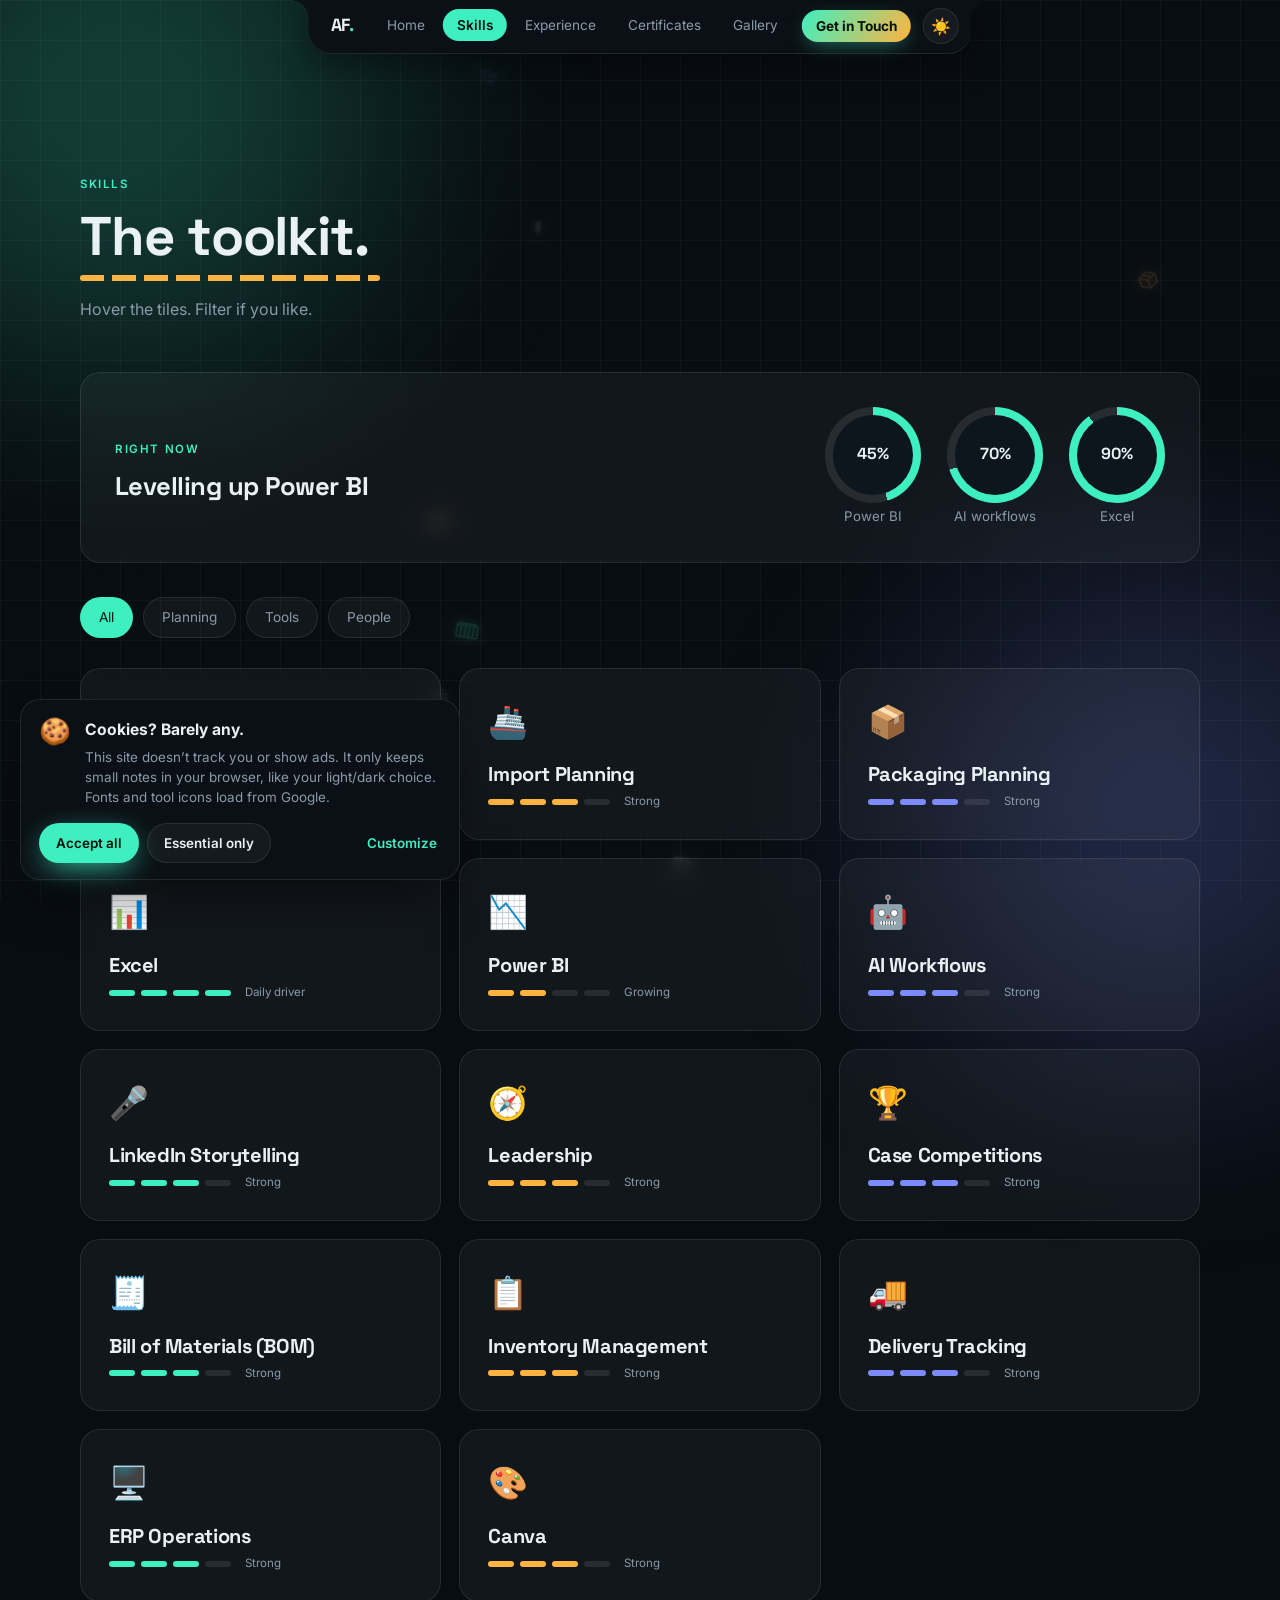
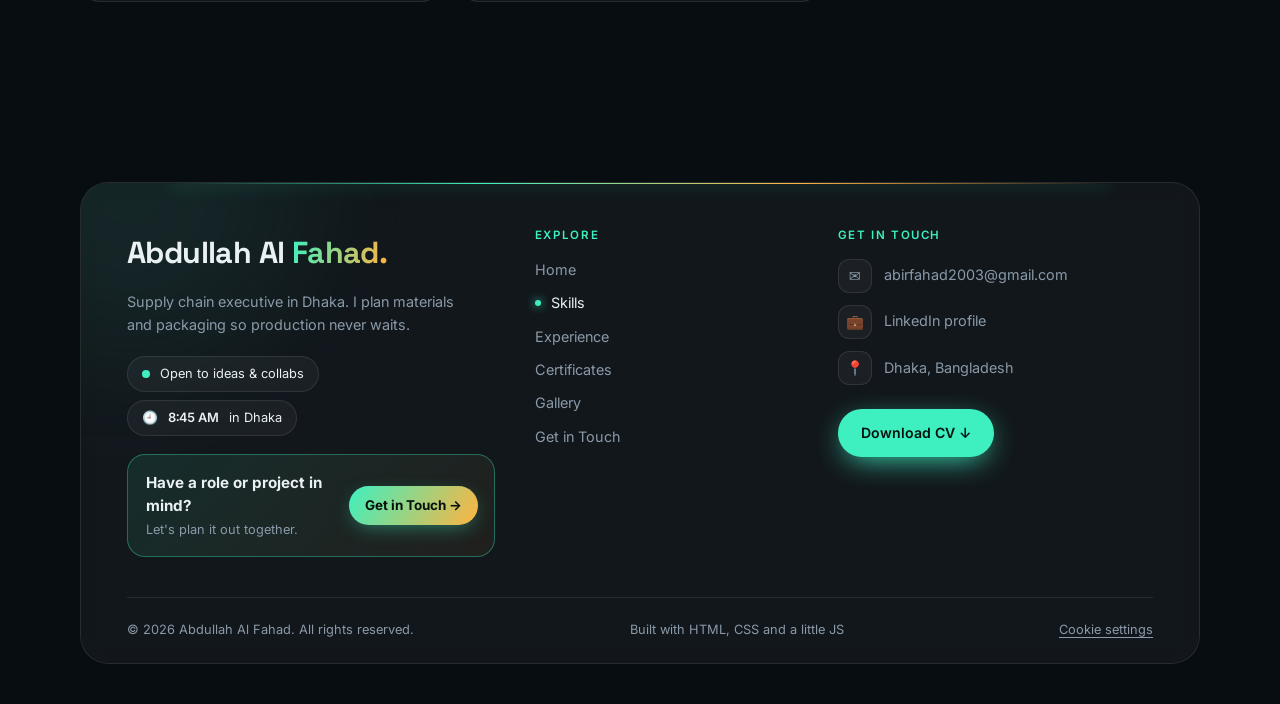
<file: skills.html>
<!DOCTYPE html>
<html lang="en">
<head>
<meta charset="UTF-8">
<meta name="viewport" content="width=device-width, initial-scale=1">
<meta name="theme-color" content="#080d12">
<title>Skills · Abdullah Al Fahad</title>
<!-- LINK PREVIEW: the text and picture shown when this page is shared on
     LinkedIn, WhatsApp, Facebook or Google. Words are in content.md.
     CHECK: once the site is live, change "images/headshot.jpg" in og:image
     to the full address, e.g. https://your-site-address/images/headshot.jpg
     (LinkedIn needs the full address to show the picture). -->
<meta name="description" content="Skills of Abdullah Al Fahad: S&amp;OP, demand and packaging planning, Excel, Power BI and import operations.">
<meta property="og:type" content="website">
<meta property="og:title" content="Skills · Abdullah Al Fahad">
<meta property="og:description" content="Skills of Abdullah Al Fahad: S&amp;OP, demand and packaging planning, Excel, Power BI and import operations.">
<meta property="og:image" content="images/headshot.jpg">
<meta property="og:image:alt" content="Abdullah Al Fahad in a dark suit and blue tie.">
<meta name="twitter:card" content="summary">
<link rel="preconnect" href="https://fonts.googleapis.com">
<link rel="preconnect" href="https://fonts.gstatic.com" crossorigin>
<link href="https://fonts.googleapis.com/css2?family=Inter:wght@400;500;600&family=Space+Grotesk:wght@500;700&display=swap" rel="stylesheet">
<link rel="icon" href="favicon.ico?v=2" sizes="16x16 32x32 48x48">
<link rel="stylesheet" href="css/style.css">
<!-- use the saved light/dark choice straight away (before the page draws) -->
<script>try{var t=localStorage.getItem('theme');if(t)document.documentElement.setAttribute('data-theme',t);if(sessionStorage.getItem('ldSeen'))document.documentElement.classList.add('ld-seen')}catch(e){}</script>
</head>
<body>
<!-- LOADING SCREEN: your icon blinking inside a spinning ring; fades out
     once the page has loaded (js/main.js part 25) -->
<div class="loader" aria-hidden="true"><span class="ld-ring"></span><img class="ld-icon" src="favicon.ico?v=2" alt="" width="48" height="48"></div>
<div class="progress"></div>

<!-- ===== FLOATING PILL NAV (same on every page) ===== -->
<nav class="nav">
  <a class="logo" href="index.html">AF<span>.</span></a>
  <div class="links" id="navLinks">
      <a class="link" href="index.html">Home</a>
      <a class="link active" href="skills.html">Skills</a>
      <a class="link" href="experience.html">Experience</a>
      <a class="link" href="certificates.html">Certificates</a>
      <a class="link" href="gallery.html">Gallery</a>
      <a class="link cta" href="contact.html">Get in Touch</a>
  </div>
  <!-- phones only: the "Get in Touch" button stays in the bar, the other pages
       open from the menu icon (js part 2) -->
  <a class="nav-cta" href="contact.html">Get in Touch</a>
  <button class="theme-btn" aria-label="Toggle theme">☀️</button>
  <button class="menu-btn" type="button" aria-label="Open menu" aria-expanded="false" aria-controls="navLinks"><span></span><span></span><span></span></button>
</nav>


<header class="page-head">
  <div class="wrap">
    <span class="tag reveal">Skills</span>
    <h1 class="title reveal d1" data-anim="drop">The toolkit.</h1>
    <p class="sub reveal d2">Hover the tiles. Filter if you like.</p>
  </div>
</header>
<section style="padding-top:20px">
  <div class="wrap">
    <!-- "RIGHT NOW" strip: what you are learning, at the top of the page -->
    <div class="learning learning-top glass reveal">
      <div><span class="tag">Right now</span><h3 class="learning-title">Levelling up Power BI</h3></div>
      <div class="rings">
        <div><div class="ring" style="--p:45"><b>45%</b></div><small>Power BI</small></div>
        <div><div class="ring" style="--p:70"><b>70%</b></div><small>AI workflows</small></div>
        <div><div class="ring" style="--p:90"><b>90%</b></div><small>Excel</small></div>
      </div>
    </div>
    <!-- FILTER buttons for the tiles below (js/main.js part 9) -->
    <div class="filters reveal">
      <button class="on" data-f="all">All</button>
      <button data-f="plan">Planning</button>
      <button data-f="tools">Tools</button>
      <button data-f="people">People</button>
    </div>
    <div class="tiles">
      <div class="tile glass reveal d1" data-cat="plan">
        <span class="emoji">📈</span>
        <h3>S&amp;OP &amp; Demand Planning</h3>
        <div class="meter" data-level="3"><span>Strong</span></div>
      </div>
      <div class="tile glass reveal d2" data-cat="plan">
        <span class="emoji">🚢</span>
        <h3>Import Planning</h3>
        <div class="meter" data-level="3"><span>Strong</span></div>
      </div>
      <div class="tile glass reveal d3" data-cat="plan">
        <span class="emoji">📦</span>
        <h3>Packaging Planning</h3>
        <div class="meter" data-level="3"><span>Strong</span></div>
      </div>
      <div class="tile glass reveal d1" data-cat="tools">
        <span class="emoji">📊</span>
        <h3>Excel</h3>
        <div class="meter" data-level="4"><span>Daily driver</span></div>
      </div>
      <div class="tile glass reveal d2" data-cat="tools">
        <span class="emoji">📉</span>
        <h3>Power BI</h3>
        <div class="meter" data-level="2"><span>Growing</span></div>
      </div>
      <div class="tile glass reveal d3" data-cat="tools">
        <span class="emoji">🤖</span>
        <h3>AI Workflows</h3>
        <div class="meter" data-level="3"><span>Strong</span></div>
      </div>
      <div class="tile glass reveal d1" data-cat="people">
        <span class="emoji">🎤</span>
        <h3>LinkedIn Storytelling</h3>
        <div class="meter" data-level="3"><span>Strong</span></div>
      </div>
      <div class="tile glass reveal d2" data-cat="people">
        <span class="emoji">🧭</span>
        <h3>Leadership</h3>
        <div class="meter" data-level="3"><span>Strong</span></div>
      </div>
      <div class="tile glass reveal d3" data-cat="people">
        <span class="emoji">🏆</span>
        <h3>Case Competitions</h3>
        <div class="meter" data-level="3"><span>Strong</span></div>
      </div>
      <div class="tile glass reveal d1" data-cat="plan">
        <span class="emoji">🧾</span>
        <h3>Bill of Materials (BOM)</h3>
        <div class="meter" data-level="3"><span>Strong</span></div>
      </div>
      <div class="tile glass reveal d2" data-cat="plan">
        <span class="emoji">📋</span>
        <h3>Inventory Management</h3>
        <div class="meter" data-level="3"><span>Strong</span></div>
      </div>
      <div class="tile glass reveal d3" data-cat="plan">
        <span class="emoji">🚚</span>
        <h3>Delivery Tracking</h3>
        <div class="meter" data-level="3"><span>Strong</span></div>
      </div>
      <div class="tile glass reveal d1" data-cat="tools">
        <span class="emoji">🖥️</span>
        <h3>ERP Operations</h3>
        <div class="meter" data-level="3"><span>Strong</span></div>
      </div>
      <div class="tile glass reveal d2" data-cat="tools">
        <span class="emoji">🎨</span>
        <h3>Canva</h3>
        <div class="meter" data-level="3"><span>Strong</span></div>
      </div>
    </div>

  </div>
</section>


<!-- ===== FOOTER (same on every page) =====
     A glass card with three columns: who you are, quick links, and how to
     reach you, plus a copyright line along the bottom. aria-current="page"
     marks the page you're on in the Quick links list. -->
<footer class="site-footer">
  <div class="wrap">
    <div class="foot-card glass">

      <!-- WHO YOU ARE -->
      <div class="foot-brand">
        <a class="foot-name" href="index.html">Abdullah Al <span class="grad">Fahad.</span></a>
        <p class="foot-intro">Supply chain executive in Dhaka. I plan materials and packaging so production never waits.</p>
        <!-- two small pills: status + the live time in Dhaka (js part 11) -->
        <div class="foot-pills">
          <p class="foot-status"><span class="dot"></span> Open to ideas &amp; collabs</p>
          <p class="foot-status foot-time"><span aria-hidden="true">🕘</span> <b data-dhaka-time>--:--</b>in Dhaka</p>
        </div>
        <!-- call to action card: goes to the Get in Touch (Contact) page -->
        <a class="foot-cta" href="contact.html">
          <span class="foot-cta-text"><b>Have a role or project in mind?</b><small>Let's plan it out together.</small></span>
          <span class="foot-cta-btn">Get in Touch →</span>
        </a>
      </div>

      <!-- QUICK LINKS -->
      <nav class="foot-col" aria-label="Footer">
        <h4>Explore</h4>
        <ul class="foot-links">
          <li><a href="index.html">Home</a></li>
          <li><a href="skills.html" aria-current="page">Skills</a></li>
          <li><a href="experience.html">Experience</a></li>
          <li><a href="certificates.html">Certificates</a></li>
          <li><a href="gallery.html">Gallery</a></li>
          <li><a href="contact.html">Get in Touch</a></li>
        </ul>
      </nav>

      <!-- GET IN TOUCH -->
      <div class="foot-col">
        <h4>Get in touch</h4>
        <ul class="foot-contact">
          <li><a href="mailto:abirfahad2003@gmail.com"><span class="fi" aria-hidden="true">✉️</span><span class="ul">abirfahad2003@gmail.com</span></a></li>
          <li><a href="https://www.linkedin.com/in/abdullah-al-fahad1" target="_blank" rel="noopener"><span class="fi" aria-hidden="true">💼</span><span class="ul">LinkedIn profile</span></a></li>
          <li><span class="fi" aria-hidden="true">📍</span>Dhaka, Bangladesh</li>
        </ul>
        <!-- Download CV: put your CV in the site folder named cv.pdf -->
        <a class="btn primary foot-cv" href="cv.pdf" download>Download CV ↓</a>
      </div>

      <!-- BOTTOM LINE -->
      <div class="foot-bottom">
        <span>© 2026 Abdullah Al Fahad. All rights reserved.</span>
        <span>Built with HTML, CSS and a little JS</span>
      </div>
    </div>
  </div>
</footer>
<script src="js/main.js"></script>
</body>
</html>
</file>
<file: css/style.css>
/* =====================================================
   FAHAD PORTFOLIO — SHARED STYLES
   Tip: change the colors in the :root block below and
   the whole site updates. Everything else uses these.
   ===================================================== */

:root {
  --bg: #080d12;            /* page background */
  --bg-2: #0d151d;          /* slightly lighter sections */
  --card: rgba(255,255,255,.045);   /* glass card fill */
  --line: rgba(255,255,255,.09);    /* thin borders */
  --text: #eaf1f5;
  --muted: #8a9aa8;
  --accent: #3ef0c0;        /* mint — main accent (owner went back to mint, Nov 2026) */
  --accent-rgb: 62,240,192; /* the same mint as numbers, for see-through glows */
  --accent-2: #ffb340;      /* amber — second accent */
  --accent-3: #7c8cff;      /* soft violet — small touches */
  --accent-3-rgb: 124,140,255;
  /* filled buttons, pills and active links: solid mint with dark text */
  --accent-fill: #3ef0c0;
  --on-accent: #04110d;
  /* the "Fahad." gradient: mint to amber */
  --name-grad: linear-gradient(100deg, #3ef0c0, #ffb340);
  --radius: 20px;
  --font-head: 'Space Grotesk', system-ui, sans-serif;
  --font-body: 'Inter', system-ui, sans-serif;
}

/* Light mode (toggled by the sun/moon button) */
[data-theme="light"] {
  --bg: #f4f7f9;
  --bg-2: #e9eff3;
  --card: rgba(255,255,255,.75);
  --line: rgba(10,25,40,.12);
  --text: #0c1a24;
  --muted: #546674;
  --accent: #0aa37c;
  --accent-rgb: 10,163,124;
  --accent-2: #d98200;
  --accent-3: #4a5be0;
  --accent-3-rgb: 74,91,224;
  --accent-fill: #0aa37c;
  --name-grad: linear-gradient(100deg, #0aa37c, #d98200);
}

* { box-sizing: border-box; margin: 0; padding: 0; }
html { scroll-behavior: smooth; }
/* nothing may make the page wider than the screen (phones would get a
   sideways swipe and a cut-off menu). "clip" trims without adding a scrollbar. */
html { overflow-x: clip; }
body {
  background: var(--bg);
  color: var(--text);
  font-family: var(--font-body);
  line-height: 1.55;
  overflow-x: hidden;
  overflow-x: clip;
  transition: background .4s, color .4s;
}
a { color: inherit; text-decoration: none; }
img { max-width: 100%; display: block; }
h1, h2, h3, h4 { font-family: var(--font-head); line-height: 1.05; letter-spacing: -.02em; }

/* soft glowing blobs behind everything */
body::before, body::after {
  content: ""; position: fixed; z-index: -1; border-radius: 50%;
  filter: blur(120px); opacity: .22; pointer-events: none;
}
body::before { width: 520px; height: 520px; background: var(--accent); top: -160px; left: -140px; }
body::after  { width: 480px; height: 480px; background: var(--accent-3); bottom: -160px; right: -120px; }

/* =====================================================
   GRID BACKGROUND + MOUSE SPOTLIGHT
   1) A faint square grid sits behind every page (html::before, fixed so it
      doesn't scroll). Works even without JavaScript.
   2) js/main.js (part 15) adds a .spotlight layer and moves --mouse-x /
      --mouse-y with the mouse: the grid lines under the cursor glow mint,
      with a soft mint-to-violet light. It fades out when the mouse leaves
      the window. It never catches clicks (pointer-events: none).
   ===================================================== */
:root {
  --grid-size: 40px;
  --grid-line: rgba(255,255,255,.035);        /* faint grid, dark mode */
  --spot-line: rgba(var(--accent-rgb),.30);          /* glowing grid under the mouse */
  --spot-glow-1: rgba(var(--accent-rgb),.13);
  --spot-glow-2: rgba(var(--accent-3-rgb),.08);
}
[data-theme="light"] {
  --grid-line: rgba(12,26,36,.032);
  --spot-line: rgba(var(--accent-rgb),.35);
  --spot-glow-1: rgba(var(--accent-rgb),.10);
  --spot-glow-2: rgba(var(--accent-3-rgb),.06);
}
html::before {
  content: ""; position: fixed; inset: 0; z-index: -2; pointer-events: none;
  background-image:
    linear-gradient(var(--grid-line) 1px, transparent 1px),
    linear-gradient(90deg, var(--grid-line) 1px, transparent 1px);
  background-size: var(--grid-size) var(--grid-size);
}
.spotlight {
  position: fixed; inset: 0; z-index: -1; pointer-events: none;
  --mouse-x: 50%; --mouse-y: 50%;
  /* brighter grid lines, only visible in a circle around the mouse */
  background-image:
    linear-gradient(var(--spot-line) 1px, transparent 1px),
    linear-gradient(90deg, var(--spot-line) 1px, transparent 1px);
  background-size: var(--grid-size) var(--grid-size);
  -webkit-mask-image: radial-gradient(circle 350px at var(--mouse-x) var(--mouse-y), #000 0%, rgba(0,0,0,.5) 40%, transparent 70%);
  mask-image: radial-gradient(circle 350px at var(--mouse-x) var(--mouse-y), #000 0%, rgba(0,0,0,.5) 40%, transparent 70%);
  opacity: 0; transition: opacity .5s ease;
}
.spotlight::after {           /* the soft coloured light itself */
  content: ""; position: absolute; inset: 0;
  background: radial-gradient(circle 350px at var(--mouse-x) var(--mouse-y), var(--spot-glow-1), var(--spot-glow-2) 45%, transparent 70%);
}
.spotlight.on { opacity: 1; }

.wrap { width: min(1120px, 92%); margin-inline: auto; }
section { padding: 110px 0; position: relative; }

/* ---------- scroll progress bar at very top ---------- */
/* scroll progress: a thin bar down the LEFT edge of the screen that grows
   from top to bottom as you scroll (height set by js/main.js part 3) */
.progress {
  position: fixed; top: 0; left: 0; width: 3px; height: 0;
  background: linear-gradient(180deg, var(--accent), var(--accent-2));
  box-shadow: 0 0 10px rgba(var(--accent-rgb),.45);
  border-radius: 0 0 3px 0;
  z-index: 200;
}

/* ---------- TOP NOTCH NAV ----------
   The menu hangs from the top edge of the screen like a notch: solid matte
   colour, square at the top, rounded at the bottom. The two small curves
   (::before on the left, ::after on the right) bend the top edge smoothly
   into the notch, so there are no sharp corners where it meets the screen. */
:root { --notch: #0b1016; --notch-r: 18px; }
[data-theme="light"] { --notch: #ffffff; }
.nav {
  position: fixed; top: 0; left: 50%; transform: translateX(-50%);
  z-index: 100; display: flex; align-items: center; gap: 6px;
  padding: 8px 12px 10px 22px; border-radius: 0 0 22px 22px;
  background: var(--notch);
  box-shadow: 0 10px 34px rgba(0,0,0,.4), inset 0 -1px 0 var(--line);
}
[data-theme="light"] .nav { box-shadow: 0 10px 30px rgba(10,25,40,.10), inset 0 -1px 0 var(--line); }
/* the curved joins on each side, where the notch meets the top edge */
.nav::before, .nav::after {
  content: ""; position: absolute; top: 0; width: var(--notch-r); height: var(--notch-r);
  pointer-events: none;
}
.nav::before {
  right: 100%;
  background: radial-gradient(circle at 0 100%, transparent calc(var(--notch-r) - .5px), var(--notch) var(--notch-r));
}
.nav::after {
  left: 100%;
  background: radial-gradient(circle at 100% 100%, transparent calc(var(--notch-r) - .5px), var(--notch) var(--notch-r));
}
.nav .logo {
  font-family: var(--font-head); font-weight: 700; font-size: 1.1rem;
  margin-right: 14px; letter-spacing: -.03em;
}
.nav .logo span { color: var(--accent); }
.nav a.link {
  font-size: .85rem; padding: 8px 14px; border-radius: 999px;
  color: var(--muted); transition: .25s;
}
.nav a.link:hover { color: var(--text); background: var(--card); }
.nav a.link.active { color: var(--on-accent); background: var(--accent-fill); font-weight: 600; }
.theme-btn {
  width: 36px; height: 36px; border-radius: 50%; border: 1px solid var(--line);
  background: var(--card); color: var(--text); cursor: pointer; font-size: 1rem;
  margin-left: 6px;
}

/* ---------- buttons ---------- */
.btn {
  display: inline-flex; align-items: center; gap: 8px; cursor: pointer;
  padding: 14px 26px; border-radius: 999px; font-weight: 600; font-size: .95rem;
  border: 1px solid var(--line); background: var(--card); color: var(--text);
  transition: transform .25s, box-shadow .25s, background .25s;
}
.btn:hover { transform: translateY(-3px); }
.btn.primary {
  background: var(--accent-fill); color: var(--on-accent); border-color: transparent;
  box-shadow: 0 8px 30px -8px var(--accent);
}
.btn.primary:hover { box-shadow: 0 14px 40px -6px var(--accent); }

/* ---------- reusable bits ---------- */
.tag {
  display: inline-block; font-size: .72rem; letter-spacing: .14em; text-transform: uppercase;
  color: var(--accent); margin-bottom: 14px; font-weight: 600;
}
.title { font-size: clamp(2rem, 5vw, 3.4rem); margin-bottom: 14px; }
.sub { color: var(--muted); max-width: 520px; }
.glass {
  background: var(--card); border: 1px solid var(--line);
  border-radius: var(--radius); backdrop-filter: blur(10px);
}

/* fade-up on scroll (JS adds .in when visible) */
.reveal { opacity: 0; transform: translateY(36px); transition: opacity .8s, transform .8s cubic-bezier(.2,.7,.2,1); }
.reveal.in { opacity: 1; transform: none; }
.d1 { transition-delay: .1s; } .d2 { transition-delay: .2s; } .d3 { transition-delay: .3s; } .d4 { transition-delay: .4s; }

/* =====================================================
   HOME — HERO
   ===================================================== */
/* Hero is as tall as its content (not the whole screen), so the
   "How I work" section below starts showing without scrolling on most laptops */
.hero { display: flex; align-items: center; padding: 120px 0 10px; }
.hero .grid { display: grid; grid-template-columns: 1.15fr .85fr; gap: 50px; align-items: center; }
/* STATUS PILL in the hero ("Open to ideas & collabs").
   Its line changes every 3.5s (js/main.js part 22): the old words slide up
   and fade, the new ones rise in, and the pill smoothly resizes to fit.
   Hover: the pill lifts and grows a little, the border glows mint, a shine
   sweeps across and the dot pulses faster. */
.hello {
  display: inline-flex; align-items: center; gap: 10px; padding: 8px 16px;
  border-radius: 999px; font-size: .82rem; margin-bottom: 26px;
  position: relative; overflow: hidden; white-space: nowrap; cursor: default;
  transition: width .45s cubic-bezier(.2, .8, .2, 1), transform .35s cubic-bezier(.34, 1.56, .64, 1), border-color .3s, box-shadow .3s, opacity .8s;
}
.hello::after {                       /* the shine that sweeps across on hover */
  content: ""; position: absolute; top: 0; bottom: 0; left: -60%; width: 45%; pointer-events: none;
  background: linear-gradient(105deg, transparent, rgba(var(--accent-rgb),.25), transparent);
  transition: left .7s ease;
}
.hello:hover { transform: translateY(-2px) scale(1.05); border-color: rgba(var(--accent-rgb),.6); box-shadow: 0 10px 28px -10px rgba(var(--accent-rgb),.7); }
.hello:hover::after { left: 120%; }
.hello:hover .dot { animation-duration: .8s; }
.hello-text { display: inline-block; transition: opacity .3s, transform .3s; }
.hello-text.out   { opacity: 0; transform: translateY(-80%); }                     /* old words leave upward */
.hello-text.enter { opacity: 0; transform: translateY(80%); transition: none; }   /* new words start below */

/* a little space between the hero and the Core competencies band */
.hero + .beam { margin-top: 40px; }
.dot { width: 8px; height: 8px; border-radius: 50%; background: var(--accent); box-shadow: 0 0 0 0 var(--accent); animation: ping 2s infinite; }
@keyframes ping { 70% { box-shadow: 0 0 0 10px transparent; } 100% { box-shadow: 0 0 0 0 transparent; } }
.hero h1 { font-size: clamp(2.8rem, 8vw, 6rem); margin-bottom: 22px; }
.hero h1 .grad {
  background: var(--name-grad);
  -webkit-background-clip: text; background-clip: text; color: transparent;
}
.hero .role { font-size: 1.2rem; color: var(--muted); margin-bottom: 34px; min-height: 1.8em; }
.hero .role b { color: var(--text); }
.cursor { display: inline-block; width: 2px; height: 1.1em; background: var(--accent); margin-left: 3px; vertical-align: -.15em; animation: blink 1s steps(1) infinite; }
@keyframes blink { 50% { opacity: 0; } }
.hero .btns { display: flex; gap: 14px; flex-wrap: wrap; }

/* HERO: CORE TOOLS strip under the buttons.
   A small label, then a row of tool pills (icon + name) that slides
   sideways forever. The list is in the HTML twice, so the loop has no gap.
   Soft fade on both ends; pauses on hover. */
.core-tools { margin-top: 30px; max-width: 560px; }
.hero .grid > div { min-width: 0; }   /* lets the long tool strip shrink to fit its column */
.core-label {
  display: block; margin-bottom: 10px;
  font-size: .76rem; font-weight: 800; letter-spacing: .14em; text-transform: uppercase; color: var(--text);
}
.tools-strip {
  overflow: hidden;
  padding: 6px 0;   /* room so a lifted pill's border isn't cut off on hover */
  -webkit-mask-image: linear-gradient(90deg, transparent, #000 8%, #000 92%, transparent);
  mask-image: linear-gradient(90deg, transparent, #000 8%, #000 92%, transparent);
}
.tools-track { display: flex; width: max-content; animation: scroll 22s linear infinite; }
.tools-set { display: flex; gap: 10px; padding-right: 10px; }
.tool {
  display: inline-flex; align-items: center; gap: 9px; white-space: nowrap;
  padding: 8px 15px 8px 9px; border-radius: 999px;
  border: 1px solid var(--line); background: var(--bg-2);
  font-size: .9rem; font-weight: 500; color: var(--text);
  transition: border-color .25s, transform .25s;
}
.tool:hover { border-color: var(--accent); transform: translateY(-2px); }
.tool img { width: 22px; height: 22px; border-radius: 6px; object-fit: contain; }
/* small letter badge for a tool without a logo (Hermes ERP) */
.tool-mark {
  display: inline-grid; place-items: center; width: 22px; height: 22px; border-radius: 6px;
  font-family: var(--font-head); font-size: .78rem; font-weight: 800; color: #fff;
  background: linear-gradient(135deg, #3b6fd8, #7c8cff);
}
/* with "reduce motion" on: no sliding, the tools just wrap onto lines */
@media (prefers-reduced-motion: reduce) {
  .tools-strip { -webkit-mask-image: none; mask-image: none; }
  .tools-track { width: auto; }
  .tools-set { flex-wrap: wrap; padding-right: 0; }
  .tools-set[aria-hidden="true"] { display: none; }
}

/* avatar card with floating stat chips (they follow the mouse a bit) */
.avatar-stage { position: relative; height: 440px; }
.avatar {
  position: absolute; inset: 30px 40px; border-radius: 36px;
  background: linear-gradient(145deg, rgba(var(--accent-rgb),.25), rgba(var(--accent-3-rgb),.2));
  border: 1px solid var(--line);
  display: grid; place-items: center; overflow: hidden;
}
.avatar::before { /* spinning light inside the card */
  content: ""; position: absolute; width: 140%; height: 140%;
  background: conic-gradient(from 0deg, transparent, rgba(var(--accent-rgb),.35), transparent 40%);
  animation: spin 8s linear infinite;
}
.avatar .initials {
  position: relative; font-family: var(--font-head); font-size: 6rem; font-weight: 700;
  letter-spacing: -.05em;
}
.avatar .photo-note { position: absolute; bottom: 14px; font-size: .7rem; color: var(--muted); }
/* Your photo fills the card (the spinning light stays behind it) */
.avatar .avatar-photo {
  position: absolute; inset: 0; width: 100%; height: 100%;
  object-fit: cover; object-position: center 25%;
}
@keyframes spin { to { transform: rotate(360deg); } }
.chip {
  position: absolute; padding: 12px 16px; border-radius: 16px; font-size: .8rem;
  display: flex; align-items: center; gap: 10px; white-space: nowrap;
  animation: floaty 6s ease-in-out infinite;
  transition: transform .15s ease-out;
}
.chip strong { font-family: var(--font-head); font-size: 1.3rem; color: var(--accent); }
.chip.c1 { top: 0; left: 0; }
.chip.c2 { top: 120px; right: -10px; animation-delay: -2s; }
.chip.c3 { bottom: 60px; left: -14px; animation-delay: -4s; }
.chip.c4 { bottom: 0; right: 20px; animation-delay: -1s; }
@keyframes floaty { 50% { margin-top: -14px; } }

/* ---------- CORE STACK (Home, after How I work) ----------
   Solid band between the two beam lines. Heading + a thin gradient line,
   then a cloud of tags in mixed sizes. Each tag sits a little up or down
   (--y) and floats gently; hover makes it pop, tilt and fill with colour. */
.stack-sec { padding: 22px 0 26px; background: var(--bg-2); }
.stack-head { display: flex; align-items: center; gap: 18px; margin-bottom: 14px; }
.stack-title {
  font-size: .95rem; font-weight: 700; letter-spacing: .22em; text-transform: uppercase;
  color: var(--accent-3); white-space: nowrap;
}
.stack-line { flex: 1; height: 1px; background: linear-gradient(90deg, var(--accent), var(--accent-3) 40%, transparent); opacity: .7; }
.stack-cloud {
  list-style: none; margin: 0; padding: 10px 0;
  display: flex; flex-wrap: wrap; align-items: center; justify-content: center; gap: 18px 16px;
}
/* outer <li>: sits at its own height and floats up and down slowly */
.stack-item {
  transform: translateY(calc(var(--y, 0px) * var(--yk, 1)));   /* --yk shrinks the ups and downs on phones */
  animation: stack-float 5s ease-in-out infinite alternate;
  animation-delay: calc(var(--i, 0) * -0.7s);
}
@keyframes stack-float {
  from { transform: translateY(calc(var(--y, 0px) * var(--yk, 1))); }
  to   { transform: translateY(calc(var(--y, 0px) * var(--yk, 1) - 7px * var(--yk, 1))); }
}
/* inner tag: the visible box */
.stack-tag {
  display: inline-block; white-space: nowrap; cursor: default;
  font-family: "Space Grotesk", sans-serif; font-weight: 600; color: var(--text);
  border: 1px solid var(--line); border-radius: 12px;
  background: rgba(255,255,255,.04);
  box-shadow: 0 4px 14px rgba(0,0,0,.18);
  transition: transform .35s cubic-bezier(.34, 1.56, .64, 1), background .25s, color .25s, border-color .25s, box-shadow .35s;
}
[data-theme="light"] .stack-tag { background: rgba(255,255,255,.7); box-shadow: 0 4px 14px rgba(10,25,40,.06); }
/* sizes */
.s-sm { font-size: .82rem; padding: 8px 14px; }
.s-md { font-size: .98rem; padding: 10px 18px; }
.s-lg { font-size: 1.15rem; padding: 12px 22px; }
.s-xl { font-size: 1.4rem;  padding: 14px 26px; border-radius: 14px; }
/* six colours, one per tag: tinted text, border and background at rest,
   filled with the colour on hover (the pop). --hc = the colour,
   --hc-rgb = the same colour as numbers for the soft tints */
.c-mint   { --hc: #3ef0c0; --hc-rgb: 62,240,192; }
.c-amber  { --hc: #ffb340; --hc-rgb: 255,179,64; }
.c-violet { --hc: #8b98ff; --hc-rgb: 139,152,255; }
.c-sky    { --hc: #4cc3ff; --hc-rgb: 76,195,255; }
.c-pink   { --hc: #ff6fc8; --hc-rgb: 255,111,200; }
.c-coral  { --hc: #ff8a65; --hc-rgb: 255,138,101; }
[data-theme="light"] .c-mint   { --hc: #0aa37c; --hc-rgb: 10,163,124; }
[data-theme="light"] .c-amber  { --hc: #c77600; --hc-rgb: 199,118,0; }
[data-theme="light"] .c-violet { --hc: #4a5be0; --hc-rgb: 74,91,224; }
[data-theme="light"] .c-sky    { --hc: #0a84c6; --hc-rgb: 10,132,198; }
[data-theme="light"] .c-pink   { --hc: #c8318f; --hc-rgb: 200,49,143; }
[data-theme="light"] .c-coral  { --hc: #d4532b; --hc-rgb: 212,83,43; }
.stack-tag[class*="c-"] {
  color: var(--hc);
  border-color: rgba(var(--hc-rgb), .38);
  background: rgba(var(--hc-rgb), .09);
}
.stack-tag[class*="c-"]:hover {
  transform: scale(1.15) rotate(-3deg);
  background: var(--hc); border-color: var(--hc); color: #06121a;
  box-shadow: 0 10px 30px -4px var(--hc), 0 0 0 4px rgba(var(--hc-rgb), .12);
}
[data-theme="light"] .stack-tag[class*="c-"]:hover { color: #fff; }
.stack-item:nth-child(even) .stack-tag[class*="c-"]:hover { transform: scale(1.15) rotate(3deg); }
@media (max-width: 540px) {
  .stack-cloud { gap: 26px 10px; }   /* extra room between rows for the uneven heights */
  .s-xl { font-size: 1.15rem; padding: 11px 20px; }
  .s-lg { font-size: 1rem; padding: 10px 18px; }
}
.pill { padding: 10px 20px; border-radius: 999px; font-size: .9rem; white-space: nowrap; }
@keyframes scroll { to { transform: translateX(-50%); } }

/* =====================================================
   SKILL TILES
   ===================================================== */
.tiles { display: grid; grid-template-columns: repeat(3, 1fr); gap: 18px; margin-top: 30px; }
.tile {
  padding: 28px; position: relative; overflow: hidden; cursor: default;
  transition: transform .3s, border-color .3s;
  transform-style: preserve-3d;
}
.tile::after { /* glow that follows the cursor (position set by JS) */
  content: ""; position: absolute; inset: 0; opacity: 0; transition: opacity .3s;
  background: radial-gradient(260px circle at var(--mx,50%) var(--my,50%), rgba(var(--accent-rgb),.16), transparent 60%);
}
.tile:hover { border-color: var(--accent); }
.tile:hover::after { opacity: 1; }
.tile .emoji { font-size: 2rem; margin-bottom: 18px; display: block; transition: transform .4s; }
.tile:hover .emoji { transform: scale(1.2) rotate(-8deg); }
.tile h3 { font-size: 1.25rem; margin-bottom: 8px; }
.tile p { color: var(--muted); font-size: .88rem; margin-bottom: 18px; }
.meter { display: flex; gap: 6px; align-items: center; font-size: .72rem; color: var(--muted); }
.meter i { width: 26px; height: 6px; border-radius: 4px; background: var(--line); transition: background .4s; }
.meter i.on { background: var(--accent); }
.tile:nth-child(3n+2) .meter i.on { background: var(--accent-2); }
.tile:nth-child(3n) .meter i.on { background: var(--accent-3); }
.meter span { margin-left: 8px; }

/* filter buttons on skills page */
.filters { display: flex; gap: 10px; flex-wrap: wrap; margin-top: 30px; }
.filters button {
  padding: 9px 18px; border-radius: 999px; border: 1px solid var(--line);
  background: var(--card); color: var(--muted); cursor: pointer; font: inherit; font-size: .85rem; transition: .25s;
}
.filters button.on, .filters button:hover { color: var(--on-accent); background: var(--accent-fill); border-color: transparent; }
.tile.hide { display: none; }

/* currently learning strip */
.learning { margin-top: 70px; padding: 34px; display: flex; gap: 30px; align-items: center; flex-wrap: wrap; justify-content: space-between; }
/* Skills page: the "Right now" strip sits at the top, above the filters */
.learning-top { margin-top: 0; margin-bottom: 34px; }
.learning-title { font-size: 1.6rem; }
.rings { display: flex; gap: 26px; flex-wrap: wrap; }   /* the row of progress rings */
.rings > div { text-align: center; }
.rings small { color: var(--muted); }
.ring { --p: 60; width: 96px; height: 96px; border-radius: 50%; display: grid; place-items: center;
  background: conic-gradient(var(--accent) calc(var(--p)*1%), var(--line) 0); position: relative; flex: none; }
.ring::before { content: ""; position: absolute; inset: 8px; border-radius: 50%; background: var(--bg-2); }
.ring b { position: relative; font-family: var(--font-head); }

/* =====================================================
   TIMELINE (experience page)
   ===================================================== */
.page-head { padding: 170px 0 30px; }
.timeline { position: relative; margin-top: 60px; padding-bottom: 40px; }
.timeline::before, .timeline .fill { /* the vertical line */
  content: ""; position: absolute; left: 50%; top: 0; bottom: 0; width: 2px;
  background: var(--line); transform: translateX(-50%);
}
.timeline .fill { /* the glowing part that grows as you scroll */
  background: linear-gradient(var(--accent), var(--accent-2)); height: 0; bottom: auto; box-shadow: 0 0 14px var(--accent);
}
/* Each entry sits on the left (t-left) or right (t-right) of the line.
   js/main.js (part 14) re-alternates the sides after filtering. */
.t-item { position: relative; width: 50%; padding: 0 50px 60px 0; transition: opacity .35s, transform .35s; }
.t-item.t-left { text-align: right; }
.t-item.t-right { margin-left: 50%; padding: 0 0 60px 50px; }
.t-item .node {
  position: absolute; top: 24px; right: -9px; width: 18px; height: 18px; border-radius: 50%;
  background: var(--bg); border: 2px solid var(--line); transition: .4s; z-index: 2;
}
.t-item.t-right .node { right: auto; left: -9px; }
.t-item.in .node { border-color: var(--accent); background: var(--accent); box-shadow: 0 0 18px var(--accent); }
.t-card { padding: 26px; text-align: left; transition: transform .3s, border-color .3s; }
.t-card:hover { transform: translateY(-6px); border-color: var(--accent); }
.t-item .when { font-size: .75rem; color: var(--accent); letter-spacing: .1em; text-transform: uppercase; font-weight: 600; }
.t-card h3 { font-size: 1.4rem; margin: 8px 0 4px; }
.t-card .where { color: var(--muted); font-size: .9rem; margin-bottom: 6px; display: flex; align-items: center; gap: 8px; }
.t-date { font-size: .82rem; margin-bottom: 14px; opacity: .9; }
.badges { display: flex; flex-wrap: wrap; gap: 8px; }
.badge { font-size: .74rem; padding: 5px 12px; border-radius: 999px; background: rgba(var(--accent-rgb),.1); color: var(--accent); border: 1px solid rgba(var(--accent-rgb),.25); }
.t-item.t-left .t-card { margin-left: auto; }
.t-item .big { position: absolute; top: -6px; font-size: 5rem; font-family: var(--font-head); font-weight: 700; opacity: .05; pointer-events: none; }
.t-item.t-left .big { left: 0; }
.t-item.t-right .big { right: 0; }

/* Work vs Education: work cards use mint, education cards use amber */
.kind {
  display: inline-block; margin-left: 8px; padding: 2px 9px; border-radius: 999px;
  font-size: .66rem; letter-spacing: .06em; text-transform: uppercase; font-weight: 700; vertical-align: 1px;
  color: var(--on-accent); background: var(--accent-fill);
}
.t-item.is-edu .kind { background: var(--accent-2); }
.t-item.is-edu .when { color: var(--accent-2); }
.t-item.is-edu .badge { background: rgba(255,179,64,.1); color: var(--accent-2); border-color: rgba(255,179,64,.3); }
.t-item.is-edu .t-card:hover { border-color: var(--accent-2); }
.t-item.is-edu.in .node { border-color: var(--accent-2); background: var(--accent-2); box-shadow: 0 0 18px var(--accent-2); }

/* filter (All / Work / Education): cards fade out, then are removed from the layout */
.t-item.is-fading { opacity: 0; transform: translateY(10px); }
.t-item.is-hidden { display: none; }

/* =====================================================
   GLOWING LIGHT-BEAM BORDERS (top and bottom of the Core stack band on Home)
   Each is a faint 1px line across the full page width. A light beam in the
   site's colours (violet tail into mint) with a small glowing circle at its
   head travels left to right in about 4 seconds, rests for about 3, then
   goes again. --beam-delay staggers the two lines.
   With "reduce motion" on, only the faint line shows.
   ===================================================== */
.beam {
  position: relative; width: 100%; height: 1px;
  background: var(--line);
  clip-path: inset(-14px 0);            /* hide the beam past the page edges, keep its glow */
}
.beam::before {
  content: ""; position: absolute; top: -4px; left: -230px; width: 220px; height: 9px;
  background:
    /* the small circle at the head: light centre, mint ring */
    radial-gradient(circle at calc(100% - 4.5px) 50%, #eafff8 0 2px, var(--accent) 2.5px 4px, transparent 4.5px),
    /* the tail: fades in from violet to mint */
    linear-gradient(90deg, transparent, var(--accent-3) 45%, var(--accent)) center / 100% 2px no-repeat;
  filter: drop-shadow(0 0 6px var(--accent)) drop-shadow(0 0 2px var(--accent));
  animation: beam-run 7s cubic-bezier(.4, 0, .2, 1) infinite;
  animation-delay: var(--beam-delay, 0s);
}
[data-theme="light"] .beam::before {
  background:
    radial-gradient(circle at calc(100% - 4.5px) 50%, #ffffff 0 2px, var(--accent) 2.5px 4px, transparent 4.5px),
    linear-gradient(90deg, transparent, var(--accent-3) 45%, var(--accent)) center / 100% 2px no-repeat;
  filter: drop-shadow(0 0 4px var(--accent));
}
@keyframes beam-run {
  0%   { left: -230px; }
  60%  { left: 100%; }      /* ~4s travelling */
  100% { left: 100%; }      /* ~3s resting off the right end */
}

/* =====================================================
   HOME: EXPERIENCE & EDUCATION PANELS
   Two separate glass panels. A band of light keeps travelling around each
   panel's border (mint for work, amber for education). On hover the panel
   lifts and glows brighter; the row under the mouse slides over and its
   dot lights up. Each panel holds a small timeline of its own.
   ===================================================== */
/* lets the browser animate the angle of the travelling light */
@property --xp-angle { syntax: '<angle>'; inherits: false; initial-value: 0deg; }

.xp { padding-top: 90px; }
.xp-grid { display: grid; grid-template-columns: 1fr 1fr; gap: 24px; margin-top: 40px; }
.xp-panel {
  --glow: var(--accent);                     /* work = mint */
  position: relative; padding: 30px; isolation: isolate;
  transition: translate .35s cubic-bezier(.2,.7,.2,1), box-shadow .35s;
}
.xp-panel.edu { --glow: var(--accent-2); }   /* education = amber */

/* the travelling light on the border */
.xp-panel::before {
  content: ""; position: absolute; inset: -1px; border-radius: inherit; padding: 2px; z-index: -1;
  background: conic-gradient(from var(--xp-angle), transparent 0 55%, var(--glow) 72%, transparent 88%);
  -webkit-mask: linear-gradient(#000 0 0) content-box, linear-gradient(#000 0 0);
  -webkit-mask-composite: xor; mask-composite: exclude;
  animation: xp-orbit 4.5s linear infinite;
  pointer-events: none;
}
.xp-panel.edu::before { animation-delay: -2.2s; }
/* a soft glow behind the panel that slowly breathes in and out */
.xp-panel::after {
  content: ""; position: absolute; inset: 0; border-radius: inherit; z-index: -2; pointer-events: none;
  animation: xp-breathe 3.2s ease-in-out infinite;
}
.xp-panel.edu::after { animation-delay: -1.6s; }
@keyframes xp-orbit { to { --xp-angle: 360deg; } }
/* a soft glow that slowly breathes in and out around the panel */
@keyframes xp-breathe {
  0%, 100% { box-shadow: 0 0 18px -10px var(--glow); }
  50%      { box-shadow: 0 0 34px -8px var(--glow); }
}

/* hover: lift and glow brighter */
.xp-panel:hover { translate: 0 -8px; box-shadow: 0 18px 50px -14px var(--glow), 0 0 0 1px var(--glow); }
.xp-panel:hover::before { padding: 3px; }   /* the travelling light gets thicker */

.xp-head { font-size: 1.4rem; margin-bottom: 22px; display: flex; align-items: center; gap: 10px; }
.xp-head::after { content: ""; flex: 1; height: 1px; background: linear-gradient(90deg, var(--glow), transparent); opacity: .5; }

/* the small timeline inside each panel */
/* Both panels are the same height; the entries spread out evenly to fill it,
   so a panel with fewer entries (e.g. 3 jobs next to 4 qualifications)
   doesn't end with an empty gap. */
.xp-panel { display: flex; flex-direction: column; }
.xp-list {
  list-style: none; position: relative; padding-left: 26px;
  flex: 1; display: flex; flex-direction: column; justify-content: space-around;
}
.xp-list .xp-row + .xp-row { margin-top: 6px; }
.xp-list::before { content: ""; position: absolute; left: 6px; top: 8px; bottom: 8px; width: 2px; background: var(--line); }
.xp-row {
  position: relative; padding: 10px 12px; margin-left: -12px; border-radius: 12px;
  display: grid; gap: 2px; transition: transform .3s, background .3s;
}
.xp-row + .xp-row { margin-top: 6px; }
.xp-row::before {                            /* the dot on the line */
  content: ""; position: absolute; left: -26px; top: 15px; width: 12px; height: 12px; margin-left: 12px;
  border-radius: 50%; background: var(--bg); border: 2px solid var(--glow); transition: background .3s, box-shadow .3s;
}
.xp-row:first-child::before { background: var(--glow); box-shadow: 0 0 12px var(--glow); }   /* newest one is lit */
.xp-row:hover { transform: translateX(6px); background: var(--card); }
.xp-row:hover::before { background: var(--glow); box-shadow: 0 0 14px var(--glow); }
.xp-when { font-size: .7rem; letter-spacing: .1em; text-transform: uppercase; font-weight: 600; color: var(--glow); }
.xp-row strong { font-family: var(--font-head); font-size: 1.08rem; }
.xp-where { color: var(--muted); font-size: .85rem; display: flex; align-items: center; gap: 8px; }
/* company logo next to the company name (Home panel and Experience page):
   a small white rounded tile so any logo reads on dark and light */
.co-logo {
  width: 26px; height: 26px; flex: none; object-fit: contain; padding: 2px;
  border-radius: 7px; background: #fff; box-shadow: 0 0 0 1px var(--line);
}
/* wide logos (GoldMark): a wider tile, picture cropped to the logo bar */
.co-logo.wide { width: 64px; padding: 0; object-fit: cover; }
.xp-date { margin-top: 4px; font-size: .78rem; color: var(--text); opacity: .85; }
/* BULLET POINTS under each entry (Home panels AND the Experience page):
   work = what you do there; education = Major/Group and grade.
   Small ▸ markers in the entry's colour (mint for work, amber for education). */
.pts { list-style: none; margin: 8px 0 0; padding: 0; display: grid; gap: 5px; font-size: .85rem; color: var(--muted); line-height: 1.45; }
.pts li { position: relative; padding-left: 16px; }
.pts li::before { content: "\25B8"; position: absolute; left: 0; top: 0; color: var(--pt, var(--accent)); }
.pts b { color: var(--text); font-weight: 600; }
.xp-panel .pts { --pt: var(--glow); }
.t-card .pts { margin: -4px 0 14px; }
.t-item.is-edu .pts { --pt: var(--accent-2); }

@media (max-width: 860px) {
  .xp { padding-top: 70px; }
  .xp-grid { grid-template-columns: 1fr; }
  .xp-panel { padding: 24px; }
}

/* =====================================================
   FACTORY VISITS: bento photo grid
   4 columns on desktop (2 on phones). "big" tiles take 2x2, "wide" 2x1.
   Hover: photo zooms a little, a dark fade rises from the bottom, and the
   caption slides up. As you scroll, each tile glides in from the left or
   right, tied to the scroll, starting low on the screen (js/main.js part 17).
   ===================================================== */
.factory { padding-top: 40px; overflow-x: clip; }   /* photos waiting at the sides never widen the page */
.bento {
  display: grid; grid-template-columns: repeat(4, 1fr);
  grid-auto-rows: 180px; gap: 14px; margin-top: 40px; grid-auto-flow: dense;
}
.b-tile {
  position: relative; overflow: hidden; border-radius: 18px; padding: 0;
  border: 1px solid var(--line); cursor: zoom-in; font: inherit; color: #fff; text-align: left;
}
.b-tile.big  { grid-column: span 2; grid-row: span 2; }
.b-tile.wide { grid-column: span 2; }
.b-tile img { width: 100%; height: 100%; object-fit: cover; transition: transform .6s cubic-bezier(.2,.7,.2,1); }
/* dark fade from the bottom, shown on hover */
.b-tile::before {
  content: ""; position: absolute; inset: 0; z-index: 1; opacity: 0; transition: opacity .35s;
  background: linear-gradient(to top, rgba(4,8,12,.85), rgba(4,8,12,.15) 55%, transparent);
}
.b-cap {
  position: absolute; left: 16px; right: 16px; bottom: 14px; z-index: 2;
  font-size: .85rem; font-weight: 600; opacity: 0; transform: translateY(14px);
  transition: opacity .35s, transform .35s;
}
.b-title { display: block; }
/* date and place under the caption */
.b-meta { display: flex; flex-wrap: wrap; gap: 6px 8px; margin-top: 6px; font-size: .72rem; font-weight: 500; color: rgba(255,255,255,.85); }
.b-tile:hover img, .b-tile:focus-visible img { transform: scale(1.07); }
.b-tile:hover::before, .b-tile:focus-visible::before { opacity: 1; }
.b-tile:hover .b-cap, .b-tile:focus-visible .b-cap { opacity: 1; transform: none; }
.b-tile:focus-visible { outline: 2px solid var(--accent); outline-offset: 3px; }
/* placeholder tiles: each gets its own soft colour mix */
.b-tile.ph-missing:nth-child(3n+2) { background: linear-gradient(135deg, rgba(255,179,64,.24), rgba(var(--accent-rgb),.16)); }
.b-tile.ph-missing:nth-child(3n)   { background: linear-gradient(135deg, rgba(var(--accent-3-rgb),.26), rgba(255,179,64,.14)); }
/* touch screens have no hover: always show the caption */
@media (hover: none) {
  .b-tile::before { opacity: 1; }
  .b-cap { opacity: 1; transform: none; }
}
/* the slide-in from both sides is played by js/main.js part 17 */
.b-tile { will-change: transform, opacity; }

/* =====================================================
   LIGHTBOX (opens when a factory tile is clicked)
   Built by js/main.js part 13: dark overlay, big photo, caption,
   close button, left/right arrows. Esc closes; arrow keys and swipes move.
   ===================================================== */
.lightbox {
  position: fixed; inset: 0; z-index: 300; display: grid; place-items: center;
  background: rgba(4,8,12,.92); padding: 70px 70px 40px;
  opacity: 0; visibility: hidden; transition: opacity .3s, visibility .3s;
}
/* on opening it becomes visible at once (so the Close button can take keyboard
   focus straight away) while the fade still plays */
.lightbox.open { opacity: 1; visibility: visible; transition: opacity .3s, visibility 0s; }
.lb-figure { margin: 0; max-width: min(1100px, 100%); width: 100%; text-align: center; }
.lb-frame { border-radius: 16px; overflow: hidden; max-height: 76vh; display: grid; place-items: center; }
.lb-frame img { max-width: 100%; max-height: 76vh; object-fit: contain; }
.lb-frame.ph-missing { width: 100%; aspect-ratio: 16 / 10; max-height: 70vh; }
.lb-frame.ph-missing::after { font-size: 3.5rem; }
.lb-cap { margin-top: 16px; color: #eaf1f5; font-size: .95rem; }
.lb-count { display: block; margin-top: 4px; color: #8a9aa8; font-size: .78rem; }
.lb-meta { display: flex; justify-content: center; flex-wrap: wrap; gap: 8px; margin-top: 8px; font-size: .85rem; color: #c9d4dc; }
.lb-btn {
  position: absolute; width: 48px; height: 48px; border-radius: 50%; cursor: pointer;
  border: 1px solid rgba(255,255,255,.18); background: rgba(255,255,255,.08); color: #fff; font-size: 1.2rem;
  transition: background .25s;
}
.lb-btn:hover, .lb-btn:focus-visible { background: var(--accent-fill); color: var(--on-accent); }
.lb-close { top: 18px; right: 18px; }
.lb-prev { left: 16px; top: 50%; transform: translateY(-50%); }
.lb-next { right: 16px; top: 50%; transform: translateY(-50%); }

/* =====================================================
   LINKEDIN POSTS: flat, endlessly looping carousel
   The track holds the cards twice (JS adds the copy) and slides left by
   half its width, so the loop never shows a gap. Hover or touch pauses it.
   ===================================================== */
.carousel-sec { overflow: hidden; }

/* Frame around the strip. RGB light flows along the top edge from left to
   right, and along the bottom edge from right to left. */
.post-frame {
  position: relative; width: min(1240px, 96%); margin: 30px auto 0;
  border-radius: 28px; border: 1px solid var(--line);
  background: var(--bg-2);               /* solid colour inside the frame only */
}
.post-frame::before, .post-frame::after {
  content: ""; position: absolute; left: 28px; right: 28px; height: 2px; border-radius: 2px;
  pointer-events: none; z-index: 1;
  background: linear-gradient(90deg, #ff4d4d, #ffb340, #ffe14d, #3ef0c0, #3bb4ff, #7c8cff, #ff5fd2, #ff4d4d);
  background-size: 600px 100%;
  filter: drop-shadow(0 0 6px rgba(255,255,255,.35));
  animation: rgb-right 4s linear infinite;          /* top: left to right */
}
.post-frame::before { top: -1px; }
.post-frame::after  { bottom: -1px; animation-name: rgb-left; }   /* bottom: right to left */
@keyframes rgb-right { from { background-position: 0 0; } to { background-position: 600px 0; } }
@keyframes rgb-left  { from { background-position: 0 0; } to { background-position: -600px 0; } }
.post-frame .post-marquee { margin-top: 0; }
.post-marquee {
  margin-top: 30px; padding: 26px 0 40px;   /* room for the lifted card and its glow */
  overflow: hidden;
  /* soft fade on the left and right edges */
  -webkit-mask-image: linear-gradient(90deg, transparent, #000 9%, #000 91%, transparent);
  mask-image: linear-gradient(90deg, transparent, #000 9%, #000 91%, transparent);
}
.post-track { display: flex; width: max-content; padding-left: 22px; }
/* moving only once JS has added the copy of the cards */
/* the sliding itself is done by js/main.js part 10, so the arrows can move it too */
.post-marquee.is-looping .post-track { will-change: transform; }
.post-marquee:hover .post-track,
.post-marquee.is-paused .post-track { animation-play-state: paused; }

/* arrows under the strip */
.post-ctrl { display: flex; justify-content: center; gap: 12px; margin-top: 22px; }
.post-arrow {
  width: 46px; height: 46px; border-radius: 50%; cursor: pointer; font-size: 1.1rem;
  border: 1px solid var(--line); background: var(--card); color: var(--text);
  transition: background .25s, color .25s, transform .25s, box-shadow .25s;
}
.post-arrow:hover, .post-arrow:focus-visible {
  background: var(--accent-fill); color: var(--on-accent); transform: translateY(-2px);
  box-shadow: 0 8px 24px -8px var(--accent);
}
.post-arrow:active { transform: scale(.94); }
/* "All posts on LinkedIn" pill between the arrows */
.post-ctrl { align-items: center; }
.post-all {
  display: inline-flex; align-items: center; gap: 8px; height: 46px; padding: 0 22px; border-radius: 999px;
  font-size: .9rem; font-weight: 600; color: var(--on-accent); background: var(--accent-fill);
  box-shadow: 0 8px 24px -10px var(--accent);
  transition: transform .3s cubic-bezier(.34, 1.56, .64, 1), box-shadow .3s;
}
.post-all span { transition: transform .3s; }
.post-all:hover, .post-all:focus-visible { transform: translateY(-2px); box-shadow: 0 12px 30px -10px var(--accent); }
.post-all:hover span { transform: translate(2px, -2px); }
.post-all:focus-visible { outline: 2px solid var(--accent); outline-offset: 3px; }

/* one post card */
.post {
  flex: none; width: 270px; height: 430px; margin-right: 22px;
  border-radius: 22px; padding: 24px; display: flex; flex-direction: column; justify-content: space-between;
  border: 1px solid var(--line); overflow: hidden; user-select: none; color: #fff;
  box-shadow: 0 20px 60px -20px rgba(0,0,0,.6);
  transition: transform .35s cubic-bezier(.2,.7,.2,1), box-shadow .35s, border-color .35s;
}
/* hover: lifts, grows a little, glows in the accent colour */
.post:hover, .post:focus-visible {
  transform: translateY(-10px) scale(1.03);
  border-color: var(--accent);
  box-shadow: 0 24px 50px -18px var(--accent), 0 0 0 1px var(--accent);
}
.post .num { font-family: var(--font-head); font-size: 2.4rem; font-weight: 700; opacity: .9; line-height: 1; }
/* picture at the top of each post card (img/posts/post-N.jpg) */
.post-img {
  height: 150px; margin: -24px -24px 16px; flex: none;
  border-bottom: 1px solid rgba(255,255,255,.1);
}
.post-img img { width: 100%; height: 100%; object-fit: cover; transition: transform .5s; }
.post:hover .post-img img { transform: scale(1.06); }
.post h4 { font-size: 1.3rem; margin-bottom: 8px; }
.post p { font-size: .82rem; opacity: .75; }
.post .go { font-size: .8rem; font-weight: 600; display: flex; align-items: center; gap: 6px; }
/* 6 card colours. Each card picks one with class="post tone-N", so a card
   and its copy always match and the loop never changes colour mid-way. */
.post.tone-1 { background: linear-gradient(160deg, #0f3d34, #0a1a1f); }  /* green */
.post.tone-2 { background: linear-gradient(160deg, #4a3210, #1a1208); }  /* amber */
.post.tone-3 { background: linear-gradient(160deg, #262e6b, #0e1128); }  /* indigo */
.post.tone-4 { background: linear-gradient(160deg, #3d1f4d, #150c1c); }  /* plum */
.post.tone-5 { background: linear-gradient(160deg, #0f3a4d, #08171e); }  /* teal */
.post.tone-6 { background: linear-gradient(160deg, #4d2a1c, #1b0e09); }  /* rust */

/* =====================================================
   IMAGE PLACEHOLDER (post pictures and factory tiles)
   Any picture marked data-ph sits in a box with class="ph". If the file
   isn't there yet, js/main.js (part 0) swaps it for this soft gradient with
   a camera, so the layout never looks broken.
   ===================================================== */
.ph { position: relative; overflow: hidden; background: var(--bg-2); }
.ph.ph-missing {
  display: grid; place-items: center;
  background: linear-gradient(135deg, rgba(var(--accent-rgb),.22), rgba(var(--accent-3-rgb),.22) 55%, rgba(255,179,64,.18));
}
.ph.ph-missing::after { content: "📷"; font-size: 2rem; opacity: .85; }

/* =====================================================
   PLACEHOLDER DATES AND PLACES
   Anything with class="ph-date" isn't confirmed yet: it gets a dashed
   outline so it's easy to spot. Remove the class once the real value is in.
   ===================================================== */
.ph-date {
  display: inline-block; padding: 0 7px; border-radius: 7px;
  border: 1px dashed currentColor; opacity: .85; font-style: normal;
}

/* =====================================================
   CONTACT
   ===================================================== */
.contact-grid { display: grid; grid-template-columns: 1fr 1fr; gap: 24px; margin-top: 50px; }
.c-card { padding: 26px; display: flex; gap: 18px; align-items: center; margin-bottom: 14px; transition: .3s; }
.c-card:hover { transform: translateX(8px); border-color: var(--accent); }
.c-card .ci { width: 52px; height: 52px; border-radius: 16px; display: grid; place-items: center; font-size: 1.4rem; background: rgba(var(--accent-rgb),.1); flex: none; }
.c-card small { color: var(--muted); display: block; font-size: .75rem; }
.clock { padding: 30px; text-align: center; margin-bottom: 14px; }
.clock .time { font-family: var(--font-head); font-size: 3.6rem; font-weight: 700; letter-spacing: -.04em; }
.clock small { color: var(--muted); }
form { padding: 30px; display: grid; gap: 14px; }
input, textarea {
  width: 100%; padding: 14px 16px; border-radius: 14px; border: 1px solid var(--line);
  background: var(--card); color: var(--text); font: inherit; outline: none; transition: .25s;
}
input:focus, textarea:focus { border-color: var(--accent); box-shadow: 0 0 0 4px rgba(var(--accent-rgb),.12); }
textarea { min-height: 130px; resize: vertical; }

/* ---------- footer ---------- */
/* FOOTER: a glass card with three columns (who you are, quick links,
   get in touch) and a copyright line along the bottom. A thin mint-to-amber
   line glows along the top edge. Same on every page. */
.site-footer { padding: 70px 0 40px; color: var(--muted); font-size: .9rem; }
.foot-card {
  position: relative; overflow: hidden;
  display: grid; grid-template-columns: 1.4fr 1fr 1.2fr; gap: 40px;
  padding: 46px 46px 24px; border-radius: 28px;
}
.foot-card::before {               /* glowing line along the top edge */
  content: ""; position: absolute; top: 0; left: 8%; right: 8%; height: 1px;
  background: linear-gradient(90deg, transparent, var(--accent), var(--accent-2), transparent);
  box-shadow: 0 0 18px var(--accent);
}
.foot-card::after {                /* faint mint glow in the corner */
  content: ""; position: absolute; width: 340px; height: 340px; left: -120px; top: -160px; z-index: -1;
  border-radius: 50%; background: var(--accent); opacity: .07; filter: blur(70px); pointer-events: none;
}

/* column 1: who you are */
.foot-name { font-family: var(--font-head); font-weight: 700; font-size: 1.9rem; letter-spacing: -.02em; color: var(--text); }
.foot-name .grad {
  background: var(--name-grad);
  -webkit-background-clip: text; background-clip: text; color: transparent;
}
.foot-intro { margin: 14px 0 20px; max-width: 340px; line-height: 1.6; }
.foot-status {
  display: inline-flex; align-items: center; gap: 10px; padding: 7px 14px;
  border-radius: 999px; border: 1px solid var(--line); background: var(--card);
  color: var(--text); font-size: .8rem;
}

/* columns 2 and 3: headings */
.foot-col h4 {
  font-family: var(--font-body); font-size: .72rem; font-weight: 600;
  letter-spacing: .14em; text-transform: uppercase; color: var(--accent); margin-bottom: 18px;
}
.foot-col ul { list-style: none; }

/* quick links: a mint dot grows in and the link nudges right on hover */
.foot-links li + li { margin-top: 11px; }
.foot-links a { position: relative; display: inline-block; transition: color .25s, padding-left .25s; }
.foot-links a::before {
  content: ""; position: absolute; left: 0; top: 50%; width: 6px; height: 6px; margin-top: -3px;
  border-radius: 50%; background: var(--accent); box-shadow: 0 0 10px var(--accent);
  transform: scale(0); transition: transform .25s;
}
.foot-links a:hover, .foot-links a:focus-visible, .foot-links a[aria-current="page"] { color: var(--text); padding-left: 16px; }
.foot-links a:hover::before, .foot-links a:focus-visible::before, .foot-links a[aria-current="page"]::before { transform: scale(1); }

/* get in touch: small icon boxes that light up on hover */
.foot-contact li + li { margin-top: 12px; }
.foot-contact li, .foot-contact a { display: flex; align-items: center; gap: 12px; }
.foot-contact a { transition: color .25s; overflow-wrap: anywhere; }
.foot-contact .fi {
  flex: none; width: 34px; height: 34px; border-radius: 11px; display: grid; place-items: center;
  background: var(--card); border: 1px solid var(--line); font-size: .9rem; transition: border-color .25s, box-shadow .25s;
}
.foot-contact a:hover, .foot-contact a:focus-visible { color: var(--text); }
.foot-contact a:hover .fi, .foot-contact a:focus-visible .fi { border-color: var(--accent); box-shadow: 0 0 14px -2px var(--accent); }
.foot-cv { margin-top: 24px; padding: 12px 22px; font-size: .88rem; }

/* bottom line across the whole card */
.foot-bottom {
  grid-column: 1 / -1; display: flex; justify-content: space-between; flex-wrap: wrap; gap: 10px;
  padding-top: 22px; border-top: 1px solid var(--line); font-size: .8rem;
}

@media (max-width: 860px) {
  .foot-card { grid-template-columns: 1fr 1fr; gap: 32px; padding: 34px 28px 22px; }
  .foot-brand { grid-column: 1 / -1; }
}
@media (max-width: 540px) {
  .foot-card { grid-template-columns: 1fr; }
  .foot-bottom { flex-direction: column; }
}

/* =====================================================
   MOBILE
   ===================================================== */
@media (max-width: 860px) {
  section { padding: 80px 0; }
  .hero .grid, .contact-grid { grid-template-columns: 1fr; }
  .avatar-stage { height: 380px; order: -1; }
  .tiles { grid-template-columns: 1fr 1fr; }
  .nav { width: calc(100% - 40px); justify-content: space-between; padding-left: 16px; --notch-r: 14px; }
  .nav .links { display: none; position: absolute; top: calc(100% + 10px); left: 0; right: 0; flex-direction: column; padding: 12px; border-radius: 22px; background: var(--bg-2); border: 1px solid var(--line); }
  .nav .links a.link { padding: 12px 16px; }
  .theme-btn { margin-left: auto; }
  /* timeline: single column, line on left */
  .timeline::before, .timeline .fill { left: 12px; }
  .t-item, .t-item.t-left, .t-item.t-right { width: 100%; margin-left: 0; padding: 0 0 44px 44px; text-align: left; }
  .t-item .node, .t-item.t-right .node { left: 3px; right: auto; }
  .t-item.t-left .t-card { margin-left: 0; }
  .t-item .big { display: none; }
}
@media (max-width: 760px) {
  .bento { grid-template-columns: repeat(2, 1fr); grid-auto-rows: 140px; gap: 10px; }
  .lightbox { padding: 70px 12px 90px; }
  .lb-prev, .lb-next { top: auto; bottom: 18px; transform: none; }
  .lb-prev { left: calc(50% - 60px); } .lb-next { right: calc(50% - 60px); }
}
@media (max-width: 540px) {
  .tiles { grid-template-columns: 1fr; }
  .chip.c2, .chip.c4 { right: 0; }
  .post { width: 230px; height: 400px; }
  .post-img { height: 130px; }
}
@media (prefers-reduced-motion: reduce) {
  *, *::before, *::after { animation: none !important; transition: none !important; }
  /* no auto-scroll: the post cards become a row you can scroll sideways yourself */
  .post-marquee { overflow-x: auto; }
}

/* =====================================================
   HOW I WORK (Home, after Core competencies)
   Two cards side by side (one column on tablets and phones):
   the S&OP cycle ring and the import journey map. Under each picture a
   caption shows ONLY the current step (the other list items are hidden),
   so the section stays short. The caption fades in at each change.
   ===================================================== */
.work-sec { padding: 70px 0; }
.ws-grid { display: grid; grid-template-columns: 1fr 1fr; gap: 20px; margin-top: 30px; align-items: stretch; }
.ws-card { padding: 22px; display: flex; flex-direction: column; gap: 14px; }
.ws-head { display: flex; align-items: center; gap: 12px; }
.ws-badge {
  width: 42px; height: 42px; flex: none; display: grid; place-items: center; border-radius: 12px; font-size: 1.25rem;
  background: rgba(var(--accent-rgb),.1); border: 1px solid rgba(var(--accent-rgb),.3);
}
.ws-head h3 { font-size: 1.2rem; margin-bottom: 2px; }
.ws-head p { color: var(--muted); font-size: .86rem; }
/* the picture area and caption inside each card */
.ws-card .cycle, .ws-card .imp {
  flex: 1; display: flex; flex-direction: column; align-items: center; justify-content: space-between;
  gap: 16px; margin-top: 0;
}
.ws-card .cyc-ring { --S: 300px; margin: 30px auto 6px; }      /* top margin: room for the top step button */
.ws-card .cyc-node { width: 52px; height: 52px; font-size: 1.25rem; }
.ws-card .cyc-big { font-size: 2.4rem; }
.ws-card .imp-map {
  width: 100%; padding: 0; border-radius: 14px; overflow: hidden;
  background: var(--bg-2); border: 1px solid var(--line);
}
/* caption: only the current step shows */
.ws-cap { width: 100%; min-height: 84px; }
.ws-cap > li { display: none; }
.ws-cap > li.on {
  display: flex; transform: none; background: var(--card); border-color: var(--line);
  animation: ws-fade .45s ease both;
}
@keyframes ws-fade { from { opacity: 0; transform: translateY(8px); } to { opacity: 1; transform: none; } }

/* =====================================================
   WINS & ACHIEVEMENTS (Home)
   A grid of cards: two wide ones on top, three below (6-column grid).
   Each card takes its colour from its c-* class (--hc, --hc-rgb, set in
   the Core competencies part). Big headline number, a soft colour glow in
   the corner, and a shine that sweeps across now and then (--d staggers).
   Hover: lifts and glows in its colour.
   ===================================================== */
.awards { padding: 40px 0 70px; }
.award-grid {
  list-style: none; margin: 30px 0 0; padding: 0;
  display: grid; grid-template-columns: repeat(12, 1fr); gap: 16px;
}
.award { grid-column: span 3; }                       /* last row: 4 small cards */
.award:nth-child(-n+2) { grid-column: span 6; }       /* first row: 2 wide cards */
.award:nth-child(n+3):nth-child(-n+5) { grid-column: span 4; }   /* middle row: 3 */
.award:nth-child(n+6) .award-stat { font-size: 1.35rem; }        /* smaller headline on small cards */
.award {
  display: flex; flex-direction: column; gap: 6px; padding: 22px 24px;
  position: relative; overflow: hidden; border-color: rgba(var(--hc-rgb), .25);
  background: radial-gradient(circle at 100% 0, rgba(var(--hc-rgb), .2), transparent 45%), var(--card);   /* soft corner glow */
  transition: transform .45s cubic-bezier(.34, 1.56, .64, 1), border-color .4s, box-shadow .4s;
  will-change: transform;
}
.award > * { position: relative; z-index: 1; }   /* words stay above the colour fill */
/* hover colour fill: a circle that slowly grows from where the mouse came in
   (--mx / --my, set by js/main.js part 21) until it covers the whole card */
.award::before {
  content: ""; position: absolute; inset: 0; pointer-events: none;
  background: radial-gradient(circle at var(--mx, 100%) var(--my, 0%), rgba(var(--hc-rgb), .30), rgba(var(--hc-rgb), .12) 70%);
  clip-path: circle(0% at var(--mx, 100%) var(--my, 0%));
  transition: clip-path 1.1s cubic-bezier(.3, .6, .2, 1);
}
.award:hover::before { clip-path: circle(150% at var(--mx, 100%) var(--my, 0%)); }
.award::after {                       /* the shine that sweeps across */
  content: ""; position: absolute; top: 0; bottom: 0; left: -80%; width: 55%; pointer-events: none;
  background: linear-gradient(105deg, transparent, rgba(255,255,255,.12), transparent);
  animation: award-shine 8s ease-in-out infinite; animation-delay: var(--d, 0s);
}
@keyframes award-shine { 0% { left: -80%; } 22% { left: 130%; } 100% { left: 130%; } }
.award:hover {
  transform: translateY(-6px); border-color: var(--hc);
  box-shadow: 0 18px 44px -16px rgba(var(--hc-rgb), .65);
}
.award-top { display: flex; align-items: center; justify-content: space-between; margin-bottom: 8px; }
.award-icon {
  width: 46px; height: 46px; display: grid; place-items: center; border-radius: 14px; font-size: 1.4rem;
  background: rgba(var(--hc-rgb), .12); border: 1px solid rgba(var(--hc-rgb), .35);
  transition: transform .4s cubic-bezier(.34, 1.56, .64, 1);
}
.award:hover .award-icon { transform: rotate(-10deg) scale(1.12); }
.award-kind {
  font-size: .68rem; font-weight: 700; letter-spacing: .14em; text-transform: uppercase;
  color: var(--hc); padding: 5px 10px; border-radius: 999px; background: rgba(var(--hc-rgb), .1);
}
.award-stat { font-family: var(--font-head); font-weight: 700; font-size: 1.9rem; line-height: 1.1; color: var(--hc); }
.award-title { font-family: var(--font-head); font-size: 1.05rem; }
.award-sub { color: var(--muted); font-size: .86rem; }

/* =====================================================
   HOW I PLAN: monthly S&OP cycle (Home)
   Left: a ring with 5 step buttons placed round it (--a = angle) and a
   glowing dot with a fading tail that travels round (js/main.js part 18
   turns .cyc-orbit). Right: the 5 steps; the current one is lit.
   --S = ring size, --R = radius the steps sit on.
   ===================================================== */
.cycle {
  display: grid; grid-template-columns: auto 1fr; gap: 56px; align-items: center; margin-top: 44px;   /* room for the top step button */
}
.cyc-ring { --S: 360px; --R: calc(var(--S) * .46); position: relative; width: var(--S); height: var(--S); }
.cyc-track { position: absolute; inset: 0; width: 100%; height: 100%; }
.cyc-track circle { fill: none; stroke: var(--line); stroke-width: .5; stroke-dasharray: 1.2 1.8; }
.cyc-orbit { position: absolute; inset: 0; will-change: transform; }
.cyc-orbit::before {                  /* the fading tail behind the dot */
  content: ""; position: absolute; inset: 0; border-radius: 50%;
  background: conic-gradient(from 0deg, transparent 0 250deg, rgba(var(--accent-rgb),.85) 360deg);
  -webkit-mask: radial-gradient(circle closest-side, transparent calc(var(--R) - 1.5px), #000 calc(var(--R) - 1px), #000 calc(var(--R) + 1px), transparent calc(var(--R) + 1.5px));
          mask: radial-gradient(circle closest-side, transparent calc(var(--R) - 1.5px), #000 calc(var(--R) - 1px), #000 calc(var(--R) + 1px), transparent calc(var(--R) + 1.5px));
}
.cyc-dot {
  position: absolute; left: 50%; top: calc(50% - var(--R)); width: 12px; height: 12px;
  transform: translate(-50%, -50%); border-radius: 50%;
  background: #eafff8; box-shadow: 0 0 0 3px var(--accent), 0 0 18px 4px var(--accent);
}
.cyc-center {
  position: absolute; inset: 0; display: grid; place-content: center; text-align: center; pointer-events: none;
}
.cyc-big {
  font-family: var(--font-head); font-weight: 700; font-size: 3rem; letter-spacing: -.03em;
  background: linear-gradient(120deg, var(--accent), var(--accent-3)); -webkit-background-clip: text; background-clip: text; color: transparent;
}
.cyc-small { color: var(--muted); font-size: .78rem; letter-spacing: .18em; text-transform: uppercase; }
.cyc-node {
  position: absolute; left: 50%; top: 50%; width: 60px; height: 60px; border-radius: 50%;
  transform: translate(-50%, -50%) rotate(var(--a)) translateY(calc(var(--R) * -1)) rotate(calc(var(--a) * -1));
  display: grid; place-items: center; font-size: 1.45rem; cursor: pointer;
  background: var(--bg-2); border: 1px solid var(--line); color: var(--text);
  transition: border-color .3s, box-shadow .3s, background .3s;
}
.cyc-node span { transition: transform .35s cubic-bezier(.34, 1.56, .64, 1); }
.cyc-node.on { border-color: var(--accent); background: var(--bg); box-shadow: 0 0 0 4px rgba(var(--accent-rgb),.14), 0 0 26px rgba(var(--accent-rgb),.45); }
.cyc-node.on span, .cyc-node:hover span { transform: scale(1.2); }
.cyc-node:focus-visible { outline: 2px solid var(--accent); outline-offset: 3px; }
.cyc-list { list-style: none; margin: 0; padding: 0; display: grid; gap: 8px; }
.cyc-step {
  display: flex; gap: 16px; padding: 11px 18px; border-radius: 16px; cursor: default;
  border: 1px solid transparent; position: relative; transition: background .3s, border-color .3s, transform .3s;
}
.cyc-step::before {                   /* lit bar on the left of the current step */
  content: ""; position: absolute; left: 0; top: 14px; bottom: 14px; width: 3px; border-radius: 3px;
  background: var(--accent); transform: scaleY(0); transition: transform .35s;
}
.cyc-num { font-family: var(--font-head); font-weight: 700; color: var(--muted); font-size: .9rem; padding-top: 2px; transition: color .3s; }
.cyc-step strong { font-family: var(--font-head); font-size: 1.08rem; display: block; margin-bottom: 2px; }
.cyc-step p { color: var(--muted); font-size: .88rem; }
.cyc-step.on { background: var(--card); border-color: var(--line); transform: translateX(6px); }
.cyc-step.on::before { transform: scaleY(1); }
.cyc-step.on .cyc-num { color: var(--accent); }

/* =====================================================
   IMPORT JOURNEY MAP (Home)
   Left: a simple drawn map (dotted land, sea, coastline, rivers, three
   pins) with a cargo marker that travels the route; the part already
   travelled glows (sky blue at sea, mint on the road). js/main.js part 19
   moves it. Right: the 5 steps; the current one is lit.
   ===================================================== */
.imp { display: grid; grid-template-columns: 1.3fr 1fr; gap: 40px; align-items: center; margin-top: 22px; }
.imp-map { position: relative; padding: 10px; overflow: hidden; }
.imp-map svg { display: block; width: 100%; height: auto; border-radius: 14px; }
.imp-dotfill { fill: var(--muted); opacity: .35; }
.imp-land { fill: url(#imp-dots); }
.imp-sea { fill: rgba(76,195,255,.09); }
.imp-coast { fill: none; stroke: rgba(76,195,255,.5); stroke-width: 1.6; }
.imp-river { fill: none; stroke: rgba(76,195,255,.28); stroke-width: 1.6; stroke-linecap: round; }
.imp-region {
  fill: var(--muted); font-family: var(--font-head); font-size: 13px; font-weight: 600;
  letter-spacing: .22em; text-transform: uppercase; opacity: .75;
}
.imp-route { fill: none; stroke: var(--muted); stroke-width: 2; stroke-dasharray: 4 7; opacity: .55; }
.imp-done { fill: none; stroke-width: 3.5; stroke-linecap: round; }
.imp-done.sea  { stroke: #4cc3ff; filter: drop-shadow(0 0 5px rgba(76,195,255,.8)); }
.imp-done.road { stroke: var(--accent); filter: drop-shadow(0 0 5px var(--accent)); }
.imp-pin circle { fill: var(--bg-2); stroke: var(--muted); stroke-width: 2; transition: fill .3s, stroke .3s; }
.imp-pin text { fill: var(--text); font-family: var(--font-head); font-size: 14px; font-weight: 600; }
.imp-pin.on circle { fill: var(--accent); stroke: var(--accent); }
.imp-cargo circle { fill: var(--bg-2); stroke: var(--accent); stroke-width: 2; filter: drop-shadow(0 0 8px var(--accent)); }
.imp-emoji { font-size: 17px; }
.imp-note { position: absolute; right: 18px; bottom: 14px; font-size: .7rem; color: var(--muted); }
.legs { list-style: none; margin: 0; padding: 0; display: grid; gap: 8px; }
.leg {
  display: flex; align-items: flex-start; gap: 14px; padding: 9px 16px; border-radius: 16px; cursor: default;
  border: 1px solid transparent; transition: background .3s, border-color .3s, transform .3s, opacity .3s;
}
.leg-icon {
  width: 40px; height: 40px; flex: none; display: grid; place-items: center; border-radius: 12px;
  font-size: 1.2rem; background: var(--card); border: 1px solid var(--line); transition: transform .35s, border-color .3s;
}
.leg strong { font-family: var(--font-head); font-size: 1.04rem; display: block; margin-bottom: 2px; }
.leg p { color: var(--muted); font-size: .86rem; }
.leg.on { background: var(--card); border-color: var(--line); transform: translateX(6px); }
.leg.on .leg-icon { border-color: var(--accent); transform: scale(1.1) rotate(-6deg); }

/* phones and tablets: everything in one column, smaller ring */
@media (max-width: 960px) {
  .ws-grid { grid-template-columns: 1fr; }   /* How I work: cards stacked */
  .ws-card .cyc-ring { --S: 270px; }
  .award, .award:nth-child(-n+2), .award:nth-child(n+3):nth-child(-n+5) { grid-column: span 6; }   /* wins: 2 per row */
  .award:last-child:nth-child(odd) { grid-column: 1 / -1; }  /* odd one out takes the full row */
}
@media (max-width: 540px) {
  .cyc-ring { --S: 300px; }
  .cyc-node { width: 50px; height: 50px; font-size: 1.2rem; }
  .cyc-big { font-size: 2.3rem; }
  /* wins: one card per row */
  .award, .award:nth-child(-n+2), .award:nth-child(n+3):nth-child(-n+5) { grid-column: 1 / -1; }
  /* bigger map labels, since the drawing shrinks a lot on a phone */
  .imp-pin text { font-size: 24px; }
  .imp-region { font-size: 19px; }
  .imp-note { right: 14px; bottom: 10px; font-size: .62rem; }
  /* lit steps stay in place (no slide), so nothing touches the screen edge */
  .cyc-step.on, .leg.on { transform: none; }
}

/* =====================================================
   CERTIFICATES PAGE: "Highlights" (leadership & recognition)
   Uses the Wins card style. .even = all cards the same size, 3 per row
   (2 on tablets, 1 on phones, from the Wins rules above).
   ===================================================== */
.cert-head { padding-bottom: 10px; }
.cert-hl { padding: 10px 0 20px; }
/* compact highlight cards: smaller padding, icon and text */
.award-grid.compact { gap: 12px; margin-top: 18px; }
.award-grid.compact .award { padding: 15px 18px; gap: 3px; }
.award-grid.compact .award-top { margin-bottom: 4px; }
.award-grid.compact .award-icon { width: 36px; height: 36px; font-size: 1.1rem; border-radius: 11px; }
.award-grid.compact .award-kind { font-size: .62rem; padding: 4px 9px; }
.award-grid.compact .award-stat { font-size: 1.2rem; }
.award-grid.compact .award-title { font-size: .95rem; }
.award-grid.compact .award-sub { font-size: .8rem; }
.award-grid.even > .award { grid-column: span 4; }
.award-grid.even .award-stat { font-size: 1.45rem; }
@media (max-width: 960px) { .award-grid.even > .award { grid-column: span 6; } }
@media (max-width: 540px) { .award-grid.even > .award { grid-column: 1 / -1; } }

/* =====================================================
   FLOATING SCM PARTICLES (every page, js/main.js part 23)
   A fixed layer behind the page (like the grid spotlight). Each particle is
   a small line drawing (carton, biscuit packet, wheat, oil drum...) in the
   side margins only, faint (--o) and in one of the site colours (--c).
   pointer-events: none, so it never gets in the way of clicks.
   ===================================================== */
.scm-float { position: fixed; inset: 0; z-index: -1; pointer-events: none; overflow: hidden; }
.scm-p { position: absolute; top: 0; left: 0; color: var(--c); opacity: var(--o); will-change: transform; }
.scm-p svg {
  display: block; width: 100%; height: 100%;
  fill: none; stroke: currentColor; stroke-width: 1.5; stroke-linecap: round; stroke-linejoin: round;
  filter: drop-shadow(0 0 5px currentColor);
}
[data-theme="light"] .scm-p svg { filter: none; }

/* =====================================================
   GALLERY PAGE (gallery.html)
   A "masonry" wall: photos stacked in columns (3 on computers, 2 on
   tablets and phones), each with its own shape from --r, so the wall looks
   random and lively. The tiles use the factory-tile look (.b-tile: hover
   zoom, dark fade, caption slides up) and open in the same big viewer.
   Appear: each photo rises in from below, a little smaller and tilted
   (--rot), then straightens; --i staggers neighbours.
   Filter: hidden photos fade out, then leave the wall (js/main.js part 24).
   ===================================================== */
.g-head { padding-bottom: 20px; }
.g-sec { padding-top: 10px; }
.g-wall { columns: 3 260px; column-gap: 16px; }
.g-item {
  display: block; width: 100%; aspect-ratio: var(--r, 4/5); margin: 0 0 16px;
  break-inside: avoid; cursor: zoom-in;
}
.g-item.reveal {
  transform: translateY(50px) scale(.92) rotate(var(--rot, 0deg));
  transition: opacity .8s ease, transform .9s cubic-bezier(.2, .8, .2, 1), box-shadow .35s, border-color .35s;
  transition-delay: calc(var(--i, 0) * 110ms);
}
.g-item.reveal.in { transform: none; }
.g-item:hover { border-color: var(--accent); box-shadow: 0 18px 40px -18px rgba(var(--accent-rgb),.55); }
.g-item[hidden] { display: none; }   /* filtered out */
.g-item.g-out { opacity: 0 !important; transform: scale(.9) !important; transition: opacity .25s, transform .25s; }
/* small category label above the caption */
.g-kind {
  display: inline-block; margin-bottom: 6px; padding: 3px 9px; border-radius: 999px;
  font-size: .62rem; font-weight: 700; letter-spacing: .12em; text-transform: uppercase;
  color: var(--on-accent); background: var(--accent-fill);
}
@media (max-width: 960px) { .g-wall { columns: 2; column-gap: 12px; } .g-item { margin-bottom: 12px; } }

/* =====================================================
   LOADING SCREEN (every page, js/main.js part 25)
   - a soft mint/violet glow breathes behind everything (.loader::before)
   - a glowing "comet" ring spins around your icon (.ld-ring)
   - a thin dotted outer ring turns slowly the other way (.loader::after)
   - your icon blinks gently and glows
   When the page is ready, the ring and icon grow a little as the
   screen fades away. If scripts never run, it fades by itself after 6s.
   It only shows on the first page of a visit: later pages get the
   "ld-seen" mark (set in each page's <head>) and skip it.
   ===================================================== */
.ld-seen .loader { display: none; }
.loader {
  position: fixed; inset: 0; z-index: 2000; display: grid; place-items: center;
  background: radial-gradient(circle at 50% 50%, var(--bg-2), var(--bg) 60%);
  transition: opacity .5s ease, visibility .5s ease;
  animation: ld-auto .5s ease 6s forwards;
}
.loader > *, .loader::before, .loader::after { grid-area: 1 / 1; }   /* everything shares the same centre */
.loader.done { opacity: 0; visibility: hidden; }
.loader.done .ld-ring, .loader.done .ld-icon { scale: 1.25; transition: scale .5s ease; }
.loader::before {           /* breathing glow */
  content: ""; width: 220px; height: 220px; border-radius: 50%;
  background: radial-gradient(circle, rgba(var(--accent-rgb),.22), rgba(var(--accent-3-rgb),.12) 45%, transparent 70%);
  animation: ld-breathe 2.6s ease-in-out infinite;
}
.loader::after {            /* thin dotted outer ring, turning the other way */
  content: ""; width: 150px; height: 150px; border-radius: 50%;
  border: 1.5px dashed rgba(var(--accent-3-rgb),.45);
  animation: ld-spin 9s linear infinite reverse;
}
.ld-ring {                  /* comet ring: faint track + bright gradient tail */
  width: 112px; height: 112px; border-radius: 50%;
  background:
    conic-gradient(from 0deg, transparent 0 25%, rgba(var(--accent-3-rgb),.9) 60%, var(--accent) 100%),
    rgba(var(--accent-rgb),.10);
  -webkit-mask: radial-gradient(farthest-side, transparent calc(100% - 5px), #000 calc(100% - 4px));
          mask: radial-gradient(farthest-side, transparent calc(100% - 5px), #000 calc(100% - 4px));
  animation: ld-spin 1.1s cubic-bezier(.5, .15, .5, .85) infinite;
}
.ld-icon {
  width: 48px; height: 48px; border-radius: 12px;   /* 48px = sharpest size for the icon file */
  animation: ld-blink 1.4s ease-in-out infinite;
}
[data-theme="light"] .loader::before { background: radial-gradient(circle, rgba(var(--accent-rgb),.18), rgba(var(--accent-3-rgb),.10) 45%, transparent 70%); }
[data-theme="light"] .loader::after { border-color: rgba(var(--accent-3-rgb),.4); }
@keyframes ld-spin { to { transform: rotate(360deg); } }
@keyframes ld-blink {
  0%, 100% { opacity: 1; transform: scale(1); filter: drop-shadow(0 0 10px rgba(var(--accent-rgb),.55)); }
  50% { opacity: .45; transform: scale(.9); filter: drop-shadow(0 0 0 rgba(var(--accent-rgb),0)); }
}
@keyframes ld-breathe { 0%, 100% { transform: scale(.85); opacity: .6; } 50% { transform: scale(1.1); opacity: 1; } }
@keyframes ld-auto { to { opacity: 0; visibility: hidden; } }

/* "How I work" tab buttons: only used on phones and tablets (below) */
.ws-tabs { display: none; }

/* =====================================================
   PHONES & TABLETS (up to 960px)
   How I work: two tab buttons show one card at a time (js part 20).
   ===================================================== */
@media (max-width: 960px) {
  .ws-tabs {
    display: inline-flex; gap: 4px; padding: 5px; margin-top: 4px; border-radius: 999px;
    background: var(--card); border: 1px solid var(--line);
  }
  .ws-tab {
    border: 0; cursor: pointer; padding: 9px 16px; border-radius: 999px; font: inherit;
    font-size: .86rem; font-weight: 600; color: var(--muted); background: transparent;
    transition: background .3s, color .3s, box-shadow .3s;
  }
  .ws-tab.on { background: var(--accent-fill); color: var(--on-accent); box-shadow: 0 6px 20px -6px var(--accent); }
  .ws-tab:focus-visible { outline: 2px solid var(--accent); outline-offset: 3px; }
  .ws-grid { margin-top: 16px; }
  .ws-grid[data-show="cycle"] [data-card="import"],
  .ws-grid[data-show="import"] [data-card="cycle"] { display: none; }
  .ws-card { animation: ws-fade .45s ease both; }      /* the shown card fades in */
}

/* =====================================================
   PHONE MENU (up to 860px): no menu button. The page links sit in a row
   under "AF." inside the notch; if they don't fit, the row slides
   sideways (soft faded ends show there is more).
   ===================================================== */
@media (max-width: 860px) {
  .nav { flex-wrap: wrap; row-gap: 4px; width: calc(100% - 32px); padding: 8px 12px 8px 16px; }
  .nav .theme-btn { margin-left: auto; width: 34px; height: 34px; }
  .nav .links {
    display: flex; position: static; order: 3; width: 100%;
    flex-direction: row; flex-wrap: nowrap; gap: 2px;
    padding: 0 0 2px; border: 0; border-radius: 0; background: none;
    overflow-x: auto; scrollbar-width: none;
    -webkit-mask-image: linear-gradient(90deg, transparent, #000 10px, #000 calc(100% - 10px), transparent);
            mask-image: linear-gradient(90deg, transparent, #000 10px, #000 calc(100% - 10px), transparent);
  }
  .nav .links::-webkit-scrollbar { display: none; }
  .nav .links a.link { flex: none; padding: 6px 11px; font-size: .8rem; white-space: nowrap; }
  .hero { padding-top: 132px; }
}

/* PHONE MENU, CENTRED (owner asked, Nov 2026): "AF." sits in the middle of
   the notch like on computers, the sun/moon button stays on the right, and
   the page links are centred when they fit (the auto margins on the first
   and last link do this, and still let the row slide when it is too wide) */
@media (max-width: 860px) {
  .nav { justify-content: center; padding-left: 12px; }
  .nav .logo { min-height: 34px; display: inline-flex; align-items: center; }
  .nav .theme-btn { position: absolute; right: 12px; top: 8px; margin: 0; }
  .nav .links a.link:first-child { margin-left: auto; }
  .nav .links a.link:last-child { margin-right: auto; }
}

/* =====================================================
   SMALL PHONES (up to 600px)
   ===================================================== */
@media (max-width: 600px) {
  /* Factory visits: 2 columns, every photo its own height, so the columns
     sit out of step ("random" look) and every photo stays big enough.
     12px rows; each tile spans a different number of rows (--span). */
  .bento { grid-template-columns: 1fr 1fr; grid-auto-rows: 12px; gap: 0 10px; }
  .bento .b-tile, .bento .b-tile.big, .bento .b-tile.wide {
    grid-column: auto; grid-row: span var(--span, 14); margin-bottom: 10px;
  }
  .bento .b-tile:nth-child(8n+1) { --span: 16; }
  .bento .b-tile:nth-child(8n+2) { --span: 12; }
  .bento .b-tile:nth-child(8n+3) { --span: 14; }
  .bento .b-tile:nth-child(8n+4) { --span: 17; }
  .bento .b-tile:nth-child(8n+5) { --span: 13; }
  .bento .b-tile:nth-child(8n+6) { --span: 15; }
  .bento .b-tile:nth-child(8n+7) { --span: 17; }
  .bento .b-tile:nth-child(8n+8) { --span: 12; }

  /* Gallery page: same 2-column staggered look, closer together */
  .g-wall { column-gap: 10px; }
  .g-item { margin-bottom: 10px; }

  /* Wins (Home) and Key highlights (Certificates): small cards, 2 per row;
     an odd last card takes the full row */
  .award-grid { gap: 10px; }
  .award-grid > .award,
  .award-grid > .award:nth-child(-n+2),
  .award-grid > .award:nth-child(n+3):nth-child(-n+5),
  .award-grid.even > .award { grid-column: span 6; }
  .award-grid > .award:last-child:nth-child(odd) { grid-column: 1 / -1; }
  .award-grid .award { padding: 12px 12px 14px; gap: 2px; }
  .award-grid .award .award-top { margin-bottom: 4px; }
  .award-grid .award .award-icon { width: 30px; height: 30px; font-size: .95rem; border-radius: 9px; }
  .award-grid .award .award-kind { font-size: .52rem; padding: 3px 7px; letter-spacing: .08em; }
  .award-grid .award .award-stat { font-size: 1.05rem; }
  .award-grid .award .award-title { font-size: .82rem; line-height: 1.25; }
  .award-grid .award .award-sub { font-size: .72rem; line-height: 1.35; }
}

/* =====================================================
   SMALL PHONES (up to 600px), part 2
   ===================================================== */
@media (max-width: 600px) {
  /* Core competencies: smaller tags, tighter rows, gentler ups and downs */
  .stack-sec { padding: 14px 0 16px; }
  .stack-head { margin-bottom: 6px; gap: 12px; }
  .stack-title { font-size: .78rem; letter-spacing: .18em; }
  .stack-cloud { gap: 12px 6px; padding: 6px 0; }
  .stack-item { --yk: .45; }
  .stack-tag { border-radius: 9px; }
  .s-sm { font-size: .68rem; padding: 5px 9px; }
  .s-md { font-size: .76rem; padding: 6px 11px; }
  .s-lg { font-size: .86rem; padding: 7px 12px; }
  .s-xl { font-size: .98rem; padding: 8px 14px; border-radius: 10px; }

  /* Home hero: "See my journey" and "Download CV" side by side */
  .hero .btns { flex-wrap: nowrap; gap: 10px; }
  .hero .btns .btn { flex: 1 1 0; justify-content: center; padding: 12px 10px; font-size: .86rem; white-space: nowrap; }

  /* Skills page "Right now": small, all 3 rings in one row */
  .learning-top { padding: 18px 16px; gap: 14px; margin-bottom: 24px; }
  .learning-title { font-size: 1.15rem; }
  .learning-top .tag { margin-bottom: 6px; }
  .rings { width: 100%; flex-wrap: nowrap; justify-content: space-around; gap: 8px; }
  .rings small { font-size: .72rem; }
  .ring { width: 68px; height: 68px; margin: 0 auto 6px; }
  .ring::before { inset: 6px; }
  .ring b { font-size: .88rem; }

  /* Skills page tiles: small, 2 per row */
  .tiles { grid-template-columns: 1fr 1fr; gap: 10px; margin-top: 20px; }
  .tile { padding: 14px 12px; border-radius: 16px; }
  .tile .emoji { font-size: 1.4rem; margin-bottom: 8px; }
  .tile h3 { font-size: .9rem; line-height: 1.25; margin-bottom: 5px; }
  .tile p { font-size: .74rem; line-height: 1.4; margin-bottom: 10px; }
  .meter { gap: 4px; flex-wrap: wrap; font-size: .64rem; }
  .meter i { width: 14px; height: 5px; }
  .meter span { margin-left: 2px; }
}

/* =====================================================
   SMALL PHONES (up to 600px), part 3: captions out of the way
   Gallery: the caption sits UNDER each photo (not on top of it), on the
   card's own background, so the whole picture stays visible.
   Factory visits: only the title, small, low at the bottom edge
   (date and place still show when you open the photo).
   ===================================================== */
@media (max-width: 600px) {
  .g-item { aspect-ratio: auto; display: flex; flex-direction: column; background: var(--card); color: var(--text); }
  .g-item img { height: auto; aspect-ratio: var(--r, 4/5); display: block; flex: none; }
  .g-item::before { display: none; }
  .g-item .b-cap {
    position: static; opacity: 1; transform: none;
    padding: 7px 9px 9px; font-size: .74rem; line-height: 1.3;
  }
  .g-item .g-kind { font-size: .52rem; padding: 2px 7px; margin-bottom: 4px; }
  .g-item .b-meta { margin-top: 4px; font-size: .64rem; gap: 2px 6px; color: var(--muted); }
  .g-item:hover img { transform: none; }

  .bento .b-cap { left: 9px; right: 9px; bottom: 8px; font-size: .72rem; line-height: 1.25; }
  .bento .b-meta { display: none; }
  .bento .b-tile::before { background: linear-gradient(to top, rgba(4,8,12,.8), transparent 40%); }
}

/* =====================================================
   PHONE IMPROVEMENTS (November 2026 audit: ideas A, B and C)
   ===================================================== */

/* B) PHONE MENU: one row of page links under "AF." that you can swipe
   sideways (soft faded ends show there is more). Links are a little taller
   than before so they are easier to tap. (The two-row menu tried in the
   November 2026 audit was removed at the owner's request.) */
@media (max-width: 860px) {
  .nav .links a.link { display: inline-flex; align-items: center; min-height: 36px; }
}

/* A) PHONE HERO: your name comes first. The text column's pieces and the
   photo are laid out as one list so we can choose the order on phones:
   status pill, "Hi, I'm Fahad.", role, buttons, then the photo (a little
   smaller), then Core tools. Your name and the buttons fit on the first
   screen; the photo starts right below. */
@media (max-width: 600px) {
  /* one column that is never wider than the screen: without minmax(0, 1fr)
     the long sliding Core tools strip stretched the column past the screen
     edge and cut off the photo and the Download CV button */
  .hero .grid { gap: 0; grid-template-columns: minmax(0, 1fr); }
  .hero .grid > * { min-width: 0; max-width: 100%; }
  .hero .grid > div:first-child { display: contents; }
  .hero .hello      { order: 1; justify-self: start; }
  .hero h1          { order: 2; }
  .hero .role       { order: 3; margin-bottom: 22px; }
  .hero .btns       { order: 4; }
  .hero .avatar-stage { order: 5; height: 330px; margin-top: 18px; }
  .hero .core-tools { order: 6; margin-top: 8px; }
}

/* C) PHONE FOOTER: shorter. The intro sentence and the Quick links list are
   hidden (the menu at the top already shows every page). Email, LinkedIn,
   place and Download CV stay, as bigger buttons that are easy to tap. */
@media (max-width: 600px) {
  .foot-card { gap: 18px; padding: 24px 18px 18px; }
  .foot-intro, .foot-card > nav.foot-col { display: none; }
  .foot-status { margin-top: 12px; }
  .foot-col h4 { margin-bottom: 10px; }
  .foot-contact { display: flex; flex-wrap: wrap; gap: 8px; }
  .foot-contact li + li { margin-top: 0; }
  .foot-contact li {
    min-height: 44px; padding: 6px 12px 6px 6px; border-radius: 999px;
    border: 1px solid var(--line); background: var(--card); gap: 8px;
  }
  .foot-contact li a { gap: 8px; min-height: 32px; }
  .foot-cv { margin-top: 14px; min-height: 44px; width: 100%; justify-content: center; }
  .foot-bottom { padding-top: 14px; }
}

/* =====================================================
   TITLE ANIMATIONS (js/main.js part 26)
   Each page title (and some Home headings) has data-anim="..." and plays
   its own short animation ONCE, when it first comes into view, after the
   loading screen and the fade-up have finished. Only letters and small
   added parts move, never the heading itself (it already fades up).
   With "reduce motion" on, the finished title just shows.
     qc      Home name: letters start as outlines, a scanner gate checks
             them one by one (each fills in, a tick pops up), a counter ticks
     scan    Home "Wins & achievements.": barcode stripes + laser sweep
     drop    Skills: letters drop onto a pallet like cartons
     route   Experience: a shipping route draws under the title
     stamp   Certificates: a VERIFIED stamp thumps down
     shutter Gallery: camera shutter blink + flash, title develops
     board   Contact: letters flip like a port arrivals board
     sheen   other section headings: one soft band of light sweeps across
   ===================================================== */
[data-anim] { position: relative; }
[data-anim] .ch { display: inline-block; }
.hero h1 .grad .ch {
  background: inherit; -webkit-background-clip: text; background-clip: text; color: transparent;
}

/* qc: outlines fill in as the scanner gate passes */
.t-qc-run .ch { transition: color .15s; }
.t-qc-run .ch:not(.ok) { color: transparent; -webkit-text-stroke: 1.5px var(--muted); }
.t-qc-run .grad .ch:not(.ok) { background: none; }
.t-gate {
  position: absolute; left: 0; top: -4%; height: 108%; width: 2px; pointer-events: none;
  background: var(--accent); box-shadow: 0 0 12px var(--accent); opacity: 0;
  transition: transform .11s linear, opacity .3s;
}
.t-gate::before, .t-gate::after {
  content: ""; position: absolute; left: -5px; width: 12px; height: 2px; background: var(--accent);
}
.t-gate::before { top: 0; }
.t-gate::after { bottom: 0; }
.t-gate.on { opacity: 1; }
.t-tick {
  position: absolute; pointer-events: none; font: 700 1rem/1 var(--font-body); color: var(--accent);
  animation: t-tick .7s ease-out forwards;
}
@keyframes t-tick {
  0% { opacity: 0; transform: translate(-50%, 6px) scale(.5); }
  30% { opacity: 1; transform: translate(-50%, -4px) scale(1); }
  100% { opacity: 0; transform: translate(-50%, -14px); }
}
.t-count {
  position: absolute; left: 0; top: calc(100% + 2px); white-space: nowrap; pointer-events: none;
  font: 600 .72rem/1 var(--font-body); letter-spacing: .1em; color: var(--accent);
  opacity: 0; transition: opacity .35s;
}
.t-count.on { opacity: 1; }
/* qc typing: letters appear one by one behind a blinking rectangle cursor */
.t-qc-typing .ch:not(.typed) { opacity: 0; visibility: hidden; }
/* while the QC check runs, "Fahad." loses its one big gradient (it would show
   through hidden or outlined letters); each checked letter gets its own slice
   of the same gradient instead (--gw / --gx set by js part 26), so it looks
   seamless, and the big gradient returns when the check ends */
.t-qc-run .grad { background: none !important; }
.t-qc-run .grad .ch.ok {
  background: var(--name-grad) no-repeat; background-size: var(--gw, 100%) 100%; background-position: var(--gx, 0) 0;
  -webkit-background-clip: text; background-clip: text; color: transparent; -webkit-text-stroke: 0;
}
.t-block {
  position: absolute; left: 0; top: 0; width: .42em; height: .8em; border-radius: 3px; pointer-events: none;
  background: var(--accent); box-shadow: 0 0 16px rgba(var(--accent-rgb), .7); opacity: 0;
  transition: transform .07s linear, opacity .2s;
}
.t-block.on { opacity: 1; animation: t-block-blink .55s steps(1) infinite; }
@keyframes t-block-blink { 50% { opacity: .2; } }
.t-count.pass { font-weight: 700; text-shadow: 0 0 12px rgba(var(--accent-rgb), .6); }

/* scan: barcode stripes, a laser sweeps and reveals the words */
.t-scan { position: relative; display: inline-block; max-width: 100%; }
.t-bars, .t-laser, .t-chip { pointer-events: none; }
.t-bars {
  position: absolute; inset: 8% 0; opacity: 0;
  background: repeating-linear-gradient(90deg, var(--muted) 0 2px, transparent 2px 5px, var(--muted) 5px 6px, transparent 6px 8px, var(--muted) 8px 11px, transparent 11px 13px);
}
.t-laser { position: absolute; top: -10%; bottom: -10%; left: 0; width: 2px; opacity: 0; background: var(--accent); box-shadow: 0 0 12px 2px var(--accent); }
.t-chip {
  position: absolute; left: calc(100% + 12px); top: 50%; white-space: nowrap;
  font: 600 .68rem/1 var(--font-body); letter-spacing: .08em; color: var(--on-accent); background: var(--accent-fill);
  border-radius: 999px; padding: 5px 9px; opacity: 0; transform: translateY(-50%);
}
.t-scan.play .t-scan-text { animation: t-reveal 1.1s cubic-bezier(.6,0,.3,1) both; }
.t-scan.play .t-bars { animation: t-bars 1.1s cubic-bezier(.6,0,.3,1) both; }
.t-scan.play .t-laser { animation: t-laser 1.1s cubic-bezier(.6,0,.3,1) both; }
.t-scan.play .t-chip { animation: t-chip 2.4s 1.1s ease both; }
@keyframes t-reveal { from { clip-path: inset(0 100% 0 0); } to { clip-path: inset(0 0 0 0); } }
@keyframes t-bars { from { opacity: 1; clip-path: inset(0 0 0 0); } to { opacity: 1; clip-path: inset(0 0 0 100%); } }
@keyframes t-laser { 0% { left: 0; opacity: 1; } 96% { opacity: 1; } 100% { left: 100%; opacity: 0; } }
@keyframes t-chip {
  0% { opacity: 0; transform: translateY(-50%) scale(.6); }
  15%, 80% { opacity: 1; transform: translateY(-50%) scale(1); }
  100% { opacity: 0; transform: translateY(-50%); }
}
@media (max-width: 600px) {
  .t-chip { left: auto; right: 0; top: calc(100% + 6px); transform: none; }
  @keyframes t-chip { 0% { opacity: 0; } 15%, 80% { opacity: 1; } 100% { opacity: 0; } }
}

/* drop: letters fall onto a pallet */
.t-pallet {
  display: block; height: 6px; width: min(100%, 300px); margin: -4px 0 16px; border-radius: 3px; transform-origin: left;
  background: repeating-linear-gradient(90deg, var(--accent-2) 0 24px, transparent 24px 32px);
}
.t-drop-play .ch { animation: t-drop .6s cubic-bezier(.25,1.45,.45,1) both; animation-delay: calc(.2s + var(--i) * 45ms); }
.t-drop-play + .t-pallet { animation: t-slide .35s ease-out both; }
/* POP title (Home "Wins & achievements.", Gallery, and the Skills replays
   every 5s after the first drop): each word pops up in turn with a short
   mint glow */
.t-pop-w { display: inline-block; }
.t-pop-play .t-pop-w { animation: t-pop .55s cubic-bezier(.3, 1.6, .5, 1) both; animation-delay: calc(var(--i) * .28s); }
@keyframes t-pop {
  0%   { transform: none; text-shadow: none; }
  40%  { transform: translateY(-6px) scale(1.07); text-shadow: 0 0 18px rgba(var(--accent-rgb), .65); }
  100% { transform: none; text-shadow: none; }
}
@keyframes t-drop { from { opacity: 0; transform: translateY(-70px) rotate(var(--r, 0deg)); } 60% { opacity: 1; } to { opacity: 1; transform: none; } }
@keyframes t-slide { from { transform: scaleX(0); } to { transform: scaleX(1); } }

/* route: a shipping route draws under the title */
.t-route { display: block; width: min(100%, 440px); height: auto; margin: -4px 0 14px; overflow: visible; }
.t-route .road { fill: none; stroke: var(--line); stroke-width: 3; stroke-linecap: round; }
.t-route .trail { fill: none; stroke: var(--accent); stroke-width: 3; stroke-linecap: round; stroke-dasharray: 1; stroke-dashoffset: 0; }
.t-route .pin { fill: var(--accent-2); transform-box: fill-box; transform-origin: center; }
.t-route .dot { fill: var(--accent); opacity: 0; }   /* only shown while it travels */
.t-route.play .dot { opacity: 1; }
.t-route-play .word { display: inline-block; animation: t-rise .5s cubic-bezier(.2,.8,.3,1) both; animation-delay: calc(var(--i) * 90ms); }
.t-route.play .trail { animation: t-draw 1.3s .3s cubic-bezier(.5,0,.3,1) both; }
.t-route.play .pin { animation: t-pin .3s cubic-bezier(.2,1.6,.4,1) both; }
.t-route.play .p1 { animation-delay: .3s; }
.t-route.play .p2 { animation-delay: .9s; }
.t-route.play .p3 { animation-delay: 1.55s; }
@keyframes t-draw { from { stroke-dashoffset: 1; } to { stroke-dashoffset: 0; } }
@keyframes t-pin { from { transform: scale(0); } to { transform: scale(1); } }
@keyframes t-rise { from { opacity: 0; transform: translateY(14px); } to { opacity: 1; transform: none; } }

/* stamp: VERIFIED thumps down beside the title */
.t-stamp {
  display: inline-block; vertical-align: middle; margin-left: .35em;
  font: 700 clamp(.62rem, 1.4vw, .82rem)/1 var(--font-body); letter-spacing: .14em; color: var(--accent-2);
  border: 2px solid var(--accent-2); outline: 1px solid var(--accent-2); outline-offset: 3px;
  border-radius: 6px; padding: 7px 10px; transform: rotate(-8deg); white-space: nowrap;
}
.t-stamp-play .t-words { display: inline-block; animation: t-thud .3s .55s ease-out both; }
.t-stamp-play .t-stamp { animation: t-stamp .32s .35s cubic-bezier(.5,0,.75,0) both; }
@keyframes t-stamp { from { opacity: 0; transform: scale(2.6) rotate(-20deg); } to { opacity: 1; transform: scale(1) rotate(-8deg); } }
@keyframes t-thud { 0%, 100% { transform: none; } 30% { transform: translateY(3px); } 60% { transform: translateY(-1px); } }

/* shutter: lids close and open over the page heading, a flash, the title develops */
.t-shutter { position: absolute; inset: 0; overflow: hidden; pointer-events: none; z-index: 2; }
.t-lid { position: absolute; left: 0; right: 0; height: 50%; background: var(--bg); }
.t-lid.top { top: 0; transform: translateY(-100%); }
.t-lid.bot { bottom: 0; transform: translateY(100%); }
.t-flash { position: absolute; inset: 0; background: #fff; opacity: 0; }
.t-shutter.play .t-lid.top { animation: t-lid-top .55s cubic-bezier(.6,0,.4,1) both; }
.t-shutter.play .t-lid.bot { animation: t-lid-bot .55s cubic-bezier(.6,0,.4,1) both; }
.t-shutter.play .t-flash { animation: t-flash .5s .26s ease-out both; }
.t-develop .t-words { display: inline-block; animation: t-develop 1s .45s ease-out both; }
@keyframes t-lid-top { 0% { transform: translateY(-100%); } 45%, 55% { transform: translateY(0); } 100% { transform: translateY(-100%); } }
@keyframes t-lid-bot { 0% { transform: translateY(100%); } 45%, 55% { transform: translateY(0); } 100% { transform: translateY(100%); } }
@keyframes t-flash { 0% { opacity: 0; } 15% { opacity: .55; } 100% { opacity: 0; } }
@keyframes t-develop { from { filter: blur(12px) grayscale(1); } to { filter: none; } }

/* board: letters flip like a port arrivals board */
.t-board { display: inline-flex; flex-wrap: wrap; gap: .08em; }
.t-flap {
  position: relative; display: inline-grid; place-items: center; min-width: .66em; padding: .04em .05em;
  border-radius: .14em; background: var(--card); border: 1px solid var(--line);
}
.t-flap::after { content: ""; position: absolute; left: 0; right: 0; top: 50%; height: 1px; background: var(--line); }
.t-flap.space { background: transparent; border-color: transparent; min-width: .3em; }
.t-flap.space::after { display: none; }
.t-flap.spin { color: var(--muted); }

/* sheen: one soft band of light sweeps across a heading */
.t-sheen.play {
  background: linear-gradient(110deg, transparent 40%, rgba(255,255,255,.85) 50%, transparent 60%) 120% 0 / 250% 100% no-repeat,
              linear-gradient(var(--text), var(--text));
  -webkit-background-clip: text; background-clip: text; color: transparent;
  animation: t-sheen 1.2s ease-in-out both;
}
[data-theme="light"] .t-sheen.play {
  background: linear-gradient(110deg, transparent 40%, var(--accent) 50%, transparent 60%) 120% 0 / 250% 100% no-repeat,
              linear-gradient(var(--text), var(--text));
  -webkit-background-clip: text; background-clip: text;
}
@keyframes t-sheen { from { background-position: 120% 0, 0 0; } to { background-position: -20% 0, 0 0; } }

/* =====================================================
   LIGHT EXTRAS (November 2026)
   ===================================================== */

/* Smooth page changes: moving between pages fades and slides instead of
   flashing white. Browsers without support just open the page. The menu
   stays still while the page changes. */
@view-transition { navigation: auto; }
.nav { view-transition-name: site-nav; }
::view-transition-old(root) { animation: vt-out .22s ease-in both; }
::view-transition-new(root) { animation: vt-in .32s ease-out both; }
@keyframes vt-out { to { opacity: 0; transform: translateY(-10px); } }
@keyframes vt-in { from { opacity: 0; transform: translateY(12px); } }

/* Scanner hover: a thin mint line runs down a photo tile when you point at it */
.b-tile::after {
  content: ""; position: absolute; left: 0; right: 0; top: 0; height: 2px; z-index: 2;
  background: var(--accent); box-shadow: 0 0 10px var(--accent); opacity: 0; pointer-events: none;
}
@media (hover: hover) { .b-tile:hover::after { animation: tile-scan .9s ease-in-out; } }
@keyframes tile-scan { 0% { top: 0; opacity: 1; } 100% { top: 100%; opacity: 0; } }

/* Drawn underline: footer email and LinkedIn links draw a mint line under
   their words on hover (the words are in span class="ul") */
.foot-contact .ul {
  background: linear-gradient(var(--accent), var(--accent)) left bottom / 0 2px no-repeat;
  padding-bottom: 2px; transition: background-size .3s ease;
}
.foot-contact a:hover .ul, .foot-contact a:focus-visible .ul { background-size: 100% 2px; }

/* Magnetic buttons (js part 28): the hero buttons lean toward the mouse */
.hero .btns .btn.magnet { transition: transform .2s ease-out; }

/* Less motion: the extras stay still too */
@media (prefers-reduced-motion: reduce) {
  ::view-transition-old(root), ::view-transition-new(root) { animation: none; }
  .b-tile:hover::after { animation: none; }
}


/* =====================================================
   CONTACT PAGE (redesigned November 2026)
   Two columns on computers, one on phones. Left: title, quick-fact chips,
   status, contact cards (email has a Copy button), questions that open and
   close, and a live Dhaka sky (day / evening / night, js part 11).
   Right: the message form (topic chips, labels, a "ready" meter, character
   count) and a "What happens next" list.
   ===================================================== */
.ct-page { padding: 150px 0 40px; }
.ct-grid { display: grid; grid-template-columns: minmax(0, 1.05fr) minmax(0, 1fr); gap: 40px; align-items: start; }
.ct-grid > * { min-width: 0; }
.ct-left .title { margin-bottom: 12px; }

/* quick-fact chips */
.ct-chips { list-style: none; display: flex; flex-wrap: wrap; gap: 8px; margin: 20px 0 18px; }
.ct-chips li { font-size: .8rem; padding: 6px 12px; border-radius: 999px; border: 1px solid var(--line); background: var(--card); color: var(--muted); }

/* status */
.ct-status { display: inline-flex; align-items: center; gap: 12px; padding: 12px 18px 12px 16px; border-radius: 16px; margin-bottom: 22px; }
.ct-status b { display: block; font-size: .9rem; }
.ct-status small { color: var(--muted); font-size: .78rem; }

/* contact cards */
.ct-cards { display: grid; gap: 12px; }
.ct-card { position: relative; display: flex; align-items: center; gap: 16px; padding: 16px 18px; border-radius: 18px; transition: transform .3s, border-color .3s, box-shadow .3s; }
.ct-card:hover { transform: translateY(-3px); border-color: rgba(var(--accent-rgb), .55); box-shadow: 0 14px 34px -18px rgba(var(--accent-rgb), .8); }
.ct-ic { width: 46px; height: 46px; flex: none; display: grid; place-items: center; font-size: 1.25rem; border-radius: 14px; background: rgba(var(--accent-rgb), .12); border: 1px solid rgba(var(--accent-rgb), .25); }
.ct-main { flex: 1; min-width: 0; display: grid; gap: 2px; }
.ct-main::after { content: ""; position: absolute; inset: 0; border-radius: inherit; }   /* whole card is clickable */
.ct-main small { font-size: .68rem; letter-spacing: .12em; text-transform: uppercase; color: var(--muted); }
.ct-main span { font-weight: 600; overflow-wrap: anywhere; }
.ct-main em { font-style: normal; font-size: .76rem; color: var(--accent); }
.ct-main em.ct-note-amber { color: var(--accent-2); }   /* email card: when I reply, in amber */
.ct-go { color: var(--muted); font-size: 1.1rem; transition: transform .3s, color .3s; }
.ct-card:hover .ct-go { color: var(--accent); transform: translate(2px, -2px); }
.ct-copy {
  position: relative; z-index: 1; font: 600 .78rem var(--font-body); color: var(--accent); cursor: pointer;
  padding: 8px 14px; border-radius: 999px; border: 1px solid rgba(var(--accent-rgb), .4); background: rgba(var(--accent-rgb), .1);
  min-height: 36px; transition: background .25s, color .25s;
}
.ct-copy:hover, .ct-copy:focus-visible { background: var(--accent-fill); color: var(--on-accent); border-color: transparent; }
.ct-copy.done { background: var(--accent-fill); color: var(--on-accent); }

/* questions */
.ct-h { font-size: 1.35rem; margin: 34px 0 14px; }
.ct-faq { display: grid; gap: 10px; }
.ct-faq details { border: 1px solid var(--line); background: var(--card); border-radius: 14px; transition: border-color .3s; }
.ct-faq details[open] { border-color: rgba(var(--accent-rgb), .5); }
.ct-faq summary { list-style: none; cursor: pointer; padding: 15px 50px 15px 18px; font-weight: 600; font-size: .93rem; position: relative; border-radius: 14px; }
.ct-faq summary::-webkit-details-marker { display: none; }
.ct-faq summary::after {
  content: "+"; position: absolute; right: 14px; top: 50%; width: 26px; height: 26px; margin-top: -13px;
  display: grid; place-items: center; border-radius: 50%; color: var(--accent); background: rgba(var(--accent-rgb), .12);
  transition: transform .3s;
}
.ct-faq details[open] summary::after { transform: rotate(45deg); }
.ct-faq summary:focus-visible { outline: 2px solid var(--accent); outline-offset: 2px; }
.ct-faq p { padding: 0 18px 16px; color: var(--muted); font-size: .9rem; line-height: 1.6; }

/* Dhaka day route (replaced the sky card): big time + a 24-hour bar with
   coloured parts of the day; a truck drives to the current time (--p, set
   by js part 11) and the rest of the day is dimmed */
.ct-day { margin-top: 26px; padding: 22px 24px 20px; border-radius: 20px; }
.day-top { display: flex; align-items: center; justify-content: space-between; gap: 10px; }
.day-badge { font: 600 .74rem var(--font-body); padding: 5px 11px; border-radius: 999px; color: var(--accent); background: rgba(var(--accent-rgb), .1); border: 1px solid rgba(var(--accent-rgb), .3); }
.day-top small { color: var(--muted); font-size: .74rem; letter-spacing: .1em; }
.ct-day .time { font-family: var(--font-head); font-size: 2.8rem; font-weight: 700; letter-spacing: -.03em; line-height: 1; margin-top: 16px; }
.ct-day p { margin: 8px 0 0; font-weight: 600; font-size: .92rem; }
.ct-day > small { display: block; margin-top: 10px; color: var(--muted); font-size: .78rem; }
.day-track { position: relative; margin-top: 30px; }
/* the day's colours blend into each other like the sky: night blue, sunrise
   orange, morning gold, daytime mint, sunset coral, then night blue again */
.day-bar {
  position: relative; height: 12px; border-radius: 99px; overflow: hidden;
  background: linear-gradient(90deg, #2f4377 0%, #3d5296 15%, #ff9a5c 22%, #ffc25a 32%, #ffd98a 44%,
              #3ef0c0 52%, #2fd6a8 66%, #ff8a65 74%, #e66f58 80%, #3d5296 88%, #2f4377 100%);
  box-shadow: inset 0 0 0 1px rgba(255,255,255,.06);
}
/* the part of the day still to come is softly dimmed (not blacked out) */
.day-rest { position: absolute; top: 0; bottom: 0; left: var(--p, 50%); right: 0; background: rgba(8, 13, 18, .58); transition: left 1s; }
[data-theme="light"] .day-rest { background: rgba(244, 247, 249, .62); }
/* a small glowing dot marks "now" on the bar */
.day-track::after {
  content: ""; position: absolute; top: 3px; left: var(--p, 50%); width: 6px; height: 6px; margin-left: -3px; border-radius: 50%;
  background: #fff; box-shadow: 0 0 0 3px rgba(255,255,255,.25), 0 0 12px 3px rgba(255,255,255,.6); transition: left 1s;
}
.day-truck {
  position: absolute; top: -24px; left: var(--p, 50%); font-size: 1.15rem; line-height: 1;
  transform: translateX(-50%) scaleX(-1); transition: left 1s;
  animation: day-bump 1.4s ease-in-out infinite;
}
@keyframes day-bump { 50% { margin-top: -2px; } }
/* 12 AM / 6 AM / 12 PM / 6 PM / 12 AM, each under its exact spot on the bar */
.day-ticks { position: relative; height: 16px; margin-top: 7px; font-size: .66rem; color: var(--muted); letter-spacing: .03em; }
.day-ticks span { position: absolute; left: var(--x); transform: translateX(-50%); white-space: nowrap; }
.day-ticks span:first-child { transform: none; }
.day-ticks span:last-child { transform: translateX(-100%); }

/* the form */
.ct-form { padding: 28px; border-radius: 22px; display: grid; gap: 14px; }
.ct-form h2 { font-size: 1.5rem; }
.ct-note { color: var(--muted); font-size: .88rem; margin-top: -6px; }
.ct-meter { position: relative; height: 6px; border-radius: 99px; background: var(--line); margin: 4px 0 14px; }
.ct-meter i { position: absolute; left: 0; top: 0; bottom: 0; width: 0; border-radius: inherit; background: var(--accent-fill); box-shadow: 0 0 12px rgba(var(--accent-rgb), .6); transition: width .4s; }
.ct-meter span { position: absolute; right: 0; top: 10px; font-size: .7rem; color: var(--muted); }
.ct-topics { border: 0; display: flex; flex-wrap: wrap; gap: 8px; }
.ct-topics legend { font-size: .68rem; letter-spacing: .12em; text-transform: uppercase; color: var(--muted); margin-bottom: 10px; }
.ct-topics label { position: relative; cursor: pointer; }
.ct-topics input { position: absolute; opacity: 0; width: 1px; height: 1px; }
.ct-topics span { display: inline-flex; align-items: center; min-height: 36px; padding: 7px 14px; border-radius: 999px; font-size: .82rem; border: 1px solid var(--line); background: var(--card); transition: background .25s, border-color .25s, color .25s, transform .25s; }
.ct-topics label:hover span { border-color: rgba(var(--accent-rgb), .6); transform: translateY(-2px); }
.ct-topics input:checked + span { background: var(--accent-fill); color: var(--on-accent); border-color: transparent; }
.ct-topics input:focus-visible + span { outline: 2px solid var(--accent); outline-offset: 2px; }
.ct-row { display: grid; grid-template-columns: 1fr 1fr; gap: 12px; }
.ct-field { position: relative; display: grid; gap: 6px; }
.ct-field > span { font-size: .78rem; color: var(--muted); }
.ct-field textarea { min-height: 140px; }
.ct-count { position: absolute; right: 12px; bottom: 10px; font-size: .7rem; color: var(--muted); }
.ct-error { color: #ff7b8a; font-size: .84rem; min-height: 0; }
.ct-error:empty { display: none; }
.ct-send { justify-content: center; width: 100%; }
.ct-small { text-align: center; font-size: .76rem; color: var(--muted); margin-top: -4px; }
.ct-or { display: flex; align-items: center; gap: 12px; font-size: .72rem; letter-spacing: .12em; text-transform: uppercase; color: var(--muted); margin-top: 6px; }
.ct-or::before, .ct-or::after { content: ""; flex: 1; border-top: 1px dashed var(--line); }
.ct-alt { display: grid; grid-template-columns: 1fr 1fr; gap: 10px; }
.ct-alt .btn { justify-content: center; padding: 12px 14px; font-size: .86rem; }
.ct-alt .btn:hover { border-color: var(--accent); box-shadow: 0 10px 26px -14px rgba(var(--accent-rgb), .9); }

/* what happens next: a shipment tracker (Packed, Cleared, Out for reply,
   Delivered). Icons sit on a dashed route line; a small mint light runs
   down the line again and again. */
.ct-next { margin-top: 18px; padding: 24px 26px; border-radius: 20px; }
.tr-head { display: flex; align-items: center; justify-content: space-between; gap: 10px; flex-wrap: wrap; }
.tr-head h3 { font-size: 1.1rem; }
.tr-id { font: 600 .68rem var(--font-body); letter-spacing: .12em; color: var(--muted); padding: 4px 10px; border-radius: 999px; border: 1px dashed var(--line); }
.tr-sub { color: var(--muted); font-size: .84rem; margin: 6px 0 18px; }
.tr-steps { list-style: none; display: grid; gap: 16px; position: relative; }
.tr-steps::before { content: ""; position: absolute; left: 17px; top: 18px; bottom: 18px; border-left: 2px dashed rgba(var(--accent-rgb), .35); }
.tr-steps::after {
  content: ""; position: absolute; left: 15px; top: 18px; width: 6px; height: 6px; border-radius: 50%;
  background: var(--accent); box-shadow: 0 0 10px 3px rgba(var(--accent-rgb), .7);
  animation: tr-run 4.5s ease-in-out infinite;
}
@keyframes tr-run { 0% { top: 18px; opacity: 0; } 10% { opacity: 1; } 85% { opacity: 1; } 100% { top: calc(100% - 22px); opacity: 0; } }
.tr-steps li { position: relative; padding-left: 52px; display: grid; gap: 2px; min-height: 36px; }
.tr-ic {
  position: absolute; left: 0; top: -2px; width: 36px; height: 36px; border-radius: 12px; display: grid; place-items: center; font-size: 1.05rem;
  background: var(--bg-2); border: 1px solid rgba(var(--accent-rgb), .35); z-index: 1; transition: transform .3s, border-color .3s;
}
.tr-steps li:hover .tr-ic { transform: scale(1.1) rotate(-6deg); border-color: var(--accent); }
.tr-steps b { font-size: .92rem; }
.tr-steps li > span:last-child { font-size: .82rem; color: var(--muted); }

@media (max-width: 860px) {
  .ct-page { padding-top: 140px; }
  .ct-grid { grid-template-columns: minmax(0, 1fr); gap: 28px; }
}
@media (max-width: 600px) {
  .ct-form { padding: 20px; }
  .ct-row, .ct-alt { grid-template-columns: 1fr; }
  .ct-day .time { font-size: 2.3rem; }
}
@media (prefers-reduced-motion: reduce) {
  .day-truck { animation: none; }
  .tr-steps::after { animation: none; display: none; }
}


/* =====================================================
   EXPERIENCE PAGE: RÉSUMÉ LAYOUT (November 2026)
   Computers: a side menu that stays on screen (left) + the main column.
   Below 960px the side menu becomes a sideways row of pills at the top.
   The name is a big mint-to-amber gradient. Work entries are mint,
   education entries amber (class is-edu on the list). Each entry: date
   column on the left, glass card on the right, joined by a line.
   ===================================================== */
.cv-page { padding: 140px 0 40px; }
.cv-layout { display: grid; grid-template-columns: 240px minmax(0, 1fr); gap: 56px; align-items: start; }
.cv-layout > * { min-width: 0; }

/* side menu */
.cv-side { position: sticky; top: 110px; display: grid; gap: 22px; }
.cv-nav { display: grid; gap: 8px; }
.cv-nav a {
  display: block; padding: 13px 18px; border-radius: 14px; font-weight: 600; font-size: .92rem; color: var(--muted);
  background: var(--card); border: 1px solid transparent; transition: color .25s, background .25s, border-color .25s, transform .25s;
}
.cv-nav a:hover { color: var(--text); transform: translateX(4px); }
.cv-nav a.on { color: var(--accent); border-color: rgba(var(--accent-rgb), .6); background: rgba(var(--accent-rgb), .1); box-shadow: 0 0 0 4px rgba(var(--accent-rgb), .06); }
.cv-actions { display: grid; gap: 10px; }
.cv-actions .btn { justify-content: center; width: 100%; cursor: pointer; font: inherit; font-weight: 600; font-size: .9rem; padding: 13px 18px; }
.cv-actions .btn:not(.primary):hover { border-color: var(--accent); }

/* name and details */
.cv-head { scroll-margin-top: 120px; }
.cv-name {
  font-size: clamp(2.6rem, 7vw, 5.2rem); line-height: .98; letter-spacing: -.04em; margin: 6px 0 16px;
  background: var(--name-grad); -webkit-background-clip: text; background-clip: text; color: transparent;
}
.cv-name .word { background: var(--name-grad); -webkit-background-clip: text; background-clip: text; color: transparent; }
.cv-role { font-family: var(--font-head); font-size: clamp(1.05rem, 2.2vw, 1.35rem); font-weight: 700; }
.cv-role span { color: var(--accent); }
.cv-meta { list-style: none; display: flex; flex-wrap: wrap; align-items: center; gap: 10px 22px; margin-top: 16px; color: var(--muted); font-size: .92rem; }
.cv-meta a { transition: color .25s; }
.cv-meta a:hover { color: var(--accent); }
.cv-pill { color: var(--accent); border: 1px solid rgba(var(--accent-rgb), .5); background: rgba(var(--accent-rgb), .1); padding: 5px 12px; border-radius: 999px; font-size: .78rem; font-weight: 600; }

/* section headings with a line after them */
.cv-block { margin-top: 64px; scroll-margin-top: 110px; }
.cv-h { display: flex; align-items: center; gap: 18px; font-size: clamp(1.7rem, 3.4vw, 2.4rem); margin-bottom: 22px; }
.cv-h::after { content: ""; flex: 1; height: 1px; background: linear-gradient(90deg, rgba(var(--accent-rgb), .6), transparent); }
.cv-h[data-anim="stamp"]::after { display: none; }
#highlights .sub { margin: -10px 0 22px; }

/* summary card */
.cv-summary { padding: 28px 30px; border-radius: 22px; display: grid; gap: 14px; font-size: 1.02rem; line-height: 1.75; color: var(--muted); position: relative; overflow: hidden; }
.cv-summary::before { content: ""; position: absolute; left: 0; top: 18px; bottom: 18px; width: 3px; border-radius: 3px; background: var(--name-grad); }
.cv-summary b { color: var(--text); }

/* entries */
.cv-list { list-style: none; display: grid; gap: 18px; --c: var(--accent); --c-rgb: var(--accent-rgb); }
.cv-list.is-edu { --c: var(--accent-2); --c-rgb: 255,179,64; }
[data-theme="light"] .cv-list.is-edu { --c-rgb: 217,130,0; }
.cv-entry { display: grid; grid-template-columns: 150px minmax(0, 1fr); gap: 26px; position: relative; }
.cv-entry::before {             /* the joining line + dot */
  content: ""; position: absolute; left: 150px; top: 26px; width: 26px; height: 1px; background: rgba(var(--c-rgb), .5);
}
.cv-when { padding-top: 16px; text-align: right; }
.cv-when > span { display: block; font: 700 .72rem var(--font-body); letter-spacing: .14em; text-transform: uppercase; color: var(--c); }
.cv-when .t-date { margin-top: 6px; font-size: .8rem; color: var(--muted); }
.cv-now { display: inline-flex !important; align-items: center; gap: 6px; }
.cv-now::before { content: ""; width: 7px; height: 7px; border-radius: 50%; background: var(--c); box-shadow: 0 0 0 0 var(--c); animation: ping 2s infinite; }
.cv-card { padding: 22px 24px; border-radius: 18px; transition: transform .3s, border-color .3s, box-shadow .3s; position: relative; }
.cv-card::before { content: ""; position: absolute; left: -1px; top: 18px; bottom: 18px; width: 3px; border-radius: 3px; background: var(--c); opacity: .8; }
.cv-entry:hover .cv-card { transform: translateX(6px); border-color: rgba(var(--c-rgb), .55); box-shadow: 0 16px 36px -22px rgba(var(--c-rgb), .9); }
.cv-card h3 { font-size: 1.15rem; margin-bottom: 8px; }
.cv-card .where { display: flex; align-items: center; gap: 10px; color: var(--muted); font-size: .9rem; margin-bottom: 12px; }
.cv-card .pts { --pt: var(--c); }
.cv-list.is-edu .badge { background: rgba(var(--c-rgb), .1); color: var(--c); border-color: rgba(var(--c-rgb), .3); }
.cv-card .badges { margin-top: 12px; }

/* tablets and phones: menu becomes a row of pills, entries stack */
@media (max-width: 960px) {
  .cv-page { padding-top: 130px; }
  .cv-layout { grid-template-columns: minmax(0, 1fr); gap: 28px; }
  .cv-side { position: static; order: -1; gap: 14px; }
  .cv-nav { display: flex; overflow-x: auto; scrollbar-width: none; gap: 8px; padding: 2px; }
  .cv-nav::-webkit-scrollbar { display: none; }
  .cv-nav a { white-space: nowrap; padding: 9px 16px; min-height: 40px; display: inline-flex; align-items: center; }
  .cv-nav a:hover { transform: none; }
  .cv-actions { grid-template-columns: 1fr 1fr; }
}
@media (max-width: 600px) {
  .cv-block { margin-top: 48px; }
  .cv-entry { grid-template-columns: minmax(0, 1fr); gap: 8px; }
  .cv-entry::before { display: none; }
  .cv-when { text-align: left; padding: 0; display: flex; align-items: baseline; gap: 10px; flex-wrap: wrap; }
  .cv-when .t-date { margin: 0; }
  .cv-card { padding: 18px; }
  .cv-summary { padding: 22px; font-size: .96rem; }
  .cv-actions .btn { padding: 12px 10px; font-size: .84rem; }
}
@media (prefers-reduced-motion: reduce) {
  .cv-now::before { animation: none; }
  .cv-entry:hover .cv-card, .cv-nav a:hover { transform: none; }
}

/* =====================================================
   TITLE ANIMATION "paper" (Certificates "The paperwork.")
   A printer head (blue line with a glow) runs down the title and prints it;
   then a round graduation seal with ribbon tails lands beside it and stays.
   ===================================================== */
.t-print-wait .t-words { clip-path: inset(0 0 100% 0); }
.t-print-play .t-words { display: inline-block; animation: t-print 1s .1s steps(14) both; }
.t-print-play::before {
  content: ""; position: absolute; left: -10px; width: var(--pw, 100%); height: 3px; top: 0; border-radius: 3px; pointer-events: none;
  background: var(--accent-fill); box-shadow: 0 0 14px 2px rgba(var(--accent-rgb), .7);
  animation: t-print-head 1s .1s steps(14) both;
}
@keyframes t-print { from { clip-path: inset(0 0 100% 0); } to { clip-path: inset(0 0 0 0); } }
@keyframes t-print-head { 0% { top: 0; opacity: 1; } 92% { top: 100%; opacity: 1; } 100% { top: 100%; opacity: 0; } }
.t-seal {
  display: inline-grid; place-items: center; vertical-align: middle; position: relative; margin-left: .3em;
  width: 1.15em; height: 1.15em; border-radius: 50%; font-size: .78em;
  background: radial-gradient(circle at 35% 30%, #ffd98a, var(--accent-2) 60%, #b86a00);
  box-shadow: 0 0 0 3px rgba(255, 179, 64, .25), 0 8px 20px -6px rgba(255, 179, 64, .7);
}
.t-seal i { font-style: normal; font-size: .55em; }
.t-seal::before, .t-seal::after {   /* ribbon tails */
  content: ""; position: absolute; bottom: -.32em; width: .22em; height: .45em; background: var(--accent-2); z-index: -1;
  clip-path: polygon(0 0, 100% 0, 100% 100%, 50% 75%, 0 100%);
}
.t-seal::before { left: .3em; transform: rotate(14deg); }
.t-seal::after { right: .3em; transform: rotate(-14deg); }
.t-print-wait .t-seal { opacity: 0; }
.t-print-play .t-seal { animation: t-seal .55s 1.05s cubic-bezier(.3, 1.6, .5, 1) both; }
@keyframes t-seal { from { opacity: 0; transform: translateY(-40px) rotate(-120deg) scale(.4); } to { opacity: 1; transform: none; } }

/* =====================================================
   PRINT: "Print this page" on Experience gives a clean black-on-white résumé
   ===================================================== */
@media print {
  html::before, body::before, body::after, .nav, .site-footer, .progress, .loader, .spotlight, .scm-float, .cv-side, .t-route, .t-stamp { display: none !important; }
  body { background: #fff !important; color: #000 !important; }
  .cv-page { padding: 0; }
  .cv-layout { display: block; }
  .glass { background: none !important; border: 1px solid #ccc !important; box-shadow: none !important; backdrop-filter: none !important; }
  .cv-name, .cv-name .word { color: #000 !important; background: none !important; -webkit-text-fill-color: #000; }
  .reveal { opacity: 1 !important; transform: none !important; }
  .cv-block { margin-top: 24px; break-inside: avoid-page; }
  .cv-entry { break-inside: avoid; }
  .award { break-inside: avoid; }
}
.cv-name.t-route-play { background: none; }
@media (max-width: 600px) {
  .ct-card { gap: 12px; padding: 14px; }
  .ct-ic { width: 40px; height: 40px; font-size: 1.1rem; }
  .ct-main span { font-size: .9rem; }
}

/* =====================================================
   CORE COMPETENCIES GATHER (js part 29): while the tags fly in from their
   ring they may pass over the hero above and How I work below, so the band
   sits on top of its neighbours and each tag's row can stack above others.
   ===================================================== */
.stack-sec.gather-on { position: relative; z-index: 2; }
.gather-on .stack-item { position: relative; }
.gather-on .stack-tag { will-change: translate, scale, opacity; }

/* BIGGER HERO PHOTO (owner asked, Nov 2026) */
.avatar-stage { height: 520px; }
.avatar { inset: 20px 24px; }
@media (max-width: 860px) { .avatar-stage { height: 440px; } }
@media (max-width: 600px) { .hero .avatar-stage { height: 400px; } }


/* =====================================================
   "LET'S TALK" BUTTON (Nov 2026, owner's reference picture): the Contact
   link is now "Let's Work", a mint-to-amber gradient pill (site colours) with dark text
   and a soft glow, on every page. It's the page where clients get in
   touch, so it stands out from the other links.
   ===================================================== */
:root { --talk-grad: linear-gradient(120deg, #3ef0c0, #ffb340); --talk-glow: rgba(62, 240, 192, .5); --talk-ink: #04110d; }   /* site colours: mint to amber, like "Fahad." */
[data-theme="light"] { --talk-grad: linear-gradient(120deg, #2fd9a9, #f0a020); --talk-glow: rgba(10, 163, 124, .45); }
.nav a.link.cta, .nav-cta {
  color: var(--talk-ink); font-weight: 700; background: var(--talk-grad);
  box-shadow: 0 6px 20px -6px var(--talk-glow); transition: transform .25s, box-shadow .25s, filter .25s;
}
.nav a.link.cta { margin-left: 6px; white-space: nowrap; display: inline-block; vertical-align: middle; line-height: 1.2; }   /* inline-block so the shine stays inside the pill */
.nav a.link.cta:hover, .nav-cta:hover { color: var(--talk-ink); background: var(--talk-grad); transform: translateY(-2px); box-shadow: 0 10px 26px -6px var(--talk-glow); filter: brightness(1.08); }
.nav a.link.cta.active, .nav-cta.active { color: var(--talk-ink); background: var(--talk-grad); box-shadow: 0 0 0 2px rgba(255,255,255,.35), 0 8px 24px -6px var(--talk-glow); }
/* computers: the menu bar takes the width it needs, so Let's Talk never drops to a second line */
@media (min-width: 861px) { .nav { width: max-content; } .nav .links { white-space: nowrap; } }
.nav-cta { display: none; align-items: center; padding: 8px 14px; border-radius: 999px; font-size: .8rem; white-space: nowrap; }
.menu-btn { display: none; }

/* =====================================================
   PHONE MENU WITH A MENU ICON (owner asked, Nov 2026; replaces the
   sideways row of links). Bar: "AF." on the left, then Let's Talk, the
   sun/moon button and the menu icon. The icon opens a panel under the
   notch: each page is a big row with an icon and an arrow, sliding in one
   after another; the page you're on is lit mint. (js part 2)
   ===================================================== */
@media (max-width: 860px) {
  .nav { justify-content: flex-start; flex-wrap: nowrap; gap: 8px; padding: 8px 10px 8px 16px; width: calc(100% - 32px); }
  .nav .logo { margin-right: auto; min-height: 38px; }
  .nav .theme-btn { position: static; margin: 0; width: 36px; height: 36px; }
  .nav-cta { display: inline-flex; }
  .menu-btn {
    display: inline-grid; place-content: center; gap: 4px; width: 38px; height: 38px; padding: 0; cursor: pointer;
    border-radius: 12px; border: 1px solid var(--line); background: var(--card); color: var(--text);
    transition: background .25s, border-color .25s;
  }
  .menu-btn span { display: block; width: 18px; height: 2px; border-radius: 2px; background: currentColor; transition: transform .3s, opacity .2s, width .3s; }
  .menu-btn span:nth-child(2) { width: 12px; justify-self: end; }
  .nav.open .menu-btn { border-color: var(--accent); color: var(--accent); }
  .nav.open .menu-btn span:nth-child(1) { transform: translateY(6px) rotate(45deg); }
  .nav.open .menu-btn span:nth-child(2) { opacity: 0; width: 0; }
  .nav.open .menu-btn span:nth-child(3) { transform: translateY(-6px) rotate(-45deg); }

  .nav .links {
    position: absolute; top: calc(100% + 10px); left: 0; right: 0; width: auto; order: 0;
    display: flex; flex-direction: column; gap: 4px; padding: 10px;
    overflow: visible; -webkit-mask-image: none; mask-image: none;
    border-radius: 22px; background: var(--notch); border: 1px solid var(--line);
    box-shadow: 0 24px 60px -20px rgba(0,0,0,.7);
    opacity: 0; visibility: hidden; transform: translateY(-10px) scale(.98); transform-origin: top right;
    transition: opacity .3s, transform .35s cubic-bezier(.2,.8,.2,1), visibility 0s .35s;
  }
  [data-theme="light"] .nav .links { box-shadow: 0 24px 50px -20px rgba(10,25,40,.25); }
  .nav.open .links { opacity: 1; visibility: visible; transform: none; transition: opacity .3s, transform .35s cubic-bezier(.2,.8,.2,1), visibility 0s; }
  .nav .links::after {                       /* small status line at the bottom of the panel */
    content: "● Open to ideas & collabs · Dhaka"; padding: 10px 14px 4px; font-size: .72rem; color: var(--muted);
    border-top: 1px dashed var(--line); margin-top: 4px;
  }
  .nav .links a.link {
    display: flex; align-items: center; gap: 12px; min-height: 50px; padding: 8px 12px; margin: 0 !important;
    font-size: .98rem; font-weight: 500; color: var(--text); border-radius: 14px; white-space: nowrap;
    opacity: 0; transform: translateX(16px);
    transition: opacity .3s, transform .35s, background .2s; transition-delay: calc(var(--k, 0) * 45ms);
  }
  .nav.open .links a.link { opacity: 1; transform: none; }
  .nav .links a.link::before {
    width: 34px; height: 34px; flex: none; display: grid; place-items: center; font-size: 1rem;
    border-radius: 11px; background: var(--card); border: 1px solid var(--line);
  }
  .nav .links a[href="index.html"]::before { content: "🏠"; }
  .nav .links a[href="skills.html"]::before { content: "🧰"; }
  .nav .links a[href="experience.html"]::before { content: "💼"; }
  .nav .links a[href="certificates.html"]::before { content: "🎓"; }
  .nav .links a[href="gallery.html"]::before { content: "📸"; }
  .nav .links a.link::after { content: "→"; margin-left: auto; color: var(--muted); transition: transform .25s; }
  .nav .links a.link:hover::after { transform: translateX(4px); }
  .nav .links a.link.active { color: var(--accent); background: rgba(var(--accent-rgb), .12); }
  .nav .links a.link.active::before { border-color: rgba(var(--accent-rgb), .5); }
  .nav .links a.link.cta { display: none; }   /* Let's Talk already sits in the bar */
  .nav .links a.link:focus-visible, .menu-btn:focus-visible { outline: 2px solid var(--accent); outline-offset: 2px; }
  .hero { padding-top: 110px; }
}
@media (max-width: 360px) { .nav-cta { padding: 7px 10px; font-size: .74rem; } .nav { gap: 6px; } }
@media (prefers-reduced-motion: reduce) {
  .nav .links, .nav .links a.link, .menu-btn span { transition: none; }
}


/* =====================================================
   "LET'S WORK" BUTTON EXTRAS (owner asked, Nov 2026): a soft glowing ring
   pulses out from the button every 2.6s, and a thin band of light sweeps
   across it every 5s. Both are gentle so the button still reads cleanly.
   Nothing moves with "reduce motion".
   ===================================================== */
.nav a.link.cta, .nav-cta { position: relative; overflow: hidden; isolation: isolate; animation: work-pulse 2.6s ease-out infinite; }
.nav a.link.cta::after, .nav-cta::after {
  content: ""; position: absolute; top: 0; bottom: 0; left: -60%; width: 40%; z-index: -1; pointer-events: none;
  background: linear-gradient(100deg, transparent, rgba(255,255,255,.45), transparent);
  transform: skewX(-20deg); animation: work-shine 5s ease-in-out infinite;
}
@keyframes work-pulse {
  0%   { box-shadow: 0 6px 20px -6px var(--talk-glow), 0 0 0 0 rgba(var(--accent-rgb), .45); }
  70%  { box-shadow: 0 6px 20px -6px var(--talk-glow), 0 0 0 9px rgba(var(--accent-rgb), 0); }
  100% { box-shadow: 0 6px 20px -6px var(--talk-glow), 0 0 0 0 rgba(var(--accent-rgb), 0); }
}
@keyframes work-shine { 0%, 62% { left: -60%; } 82%, 100% { left: 130%; } }
.nav a.link.cta:hover, .nav-cta:hover { animation-play-state: paused; }

/* MINT MENU ICON (owner's choice): filled mint square with dark lines */
@media (max-width: 860px) {
  .menu-btn { background: var(--accent-fill); border-color: transparent; color: var(--on-accent); box-shadow: 0 6px 18px -8px rgba(var(--accent-rgb), .8); }
  .menu-btn:hover { filter: brightness(1.06); }
  .nav.open .menu-btn { border-color: transparent; color: var(--on-accent); box-shadow: 0 0 0 3px rgba(var(--accent-rgb), .25); }
}
@media (prefers-reduced-motion: reduce) {
  .nav a.link.cta, .nav-cta, .nav a.link.cta::after, .nav-cta::after { animation: none; }
}


/* =====================================================
   LIGHT / DARK INSIDE THE PHONE MENU (owner asked, Nov 2026)
   Computers keep the sun/moon button in the bar. On phones that button is
   hidden and the menu panel gets a last row: icon, "Dark mode" / "Light
   mode" and a small switch that slides (js part 1).
   ===================================================== */
.menu-theme { display: none; }
@media (max-width: 860px) {
  .nav .theme-btn { display: none; }
  .menu-theme {
    display: flex; align-items: center; gap: 12px; width: 100%; min-height: 50px; padding: 8px 12px;
    border: 0; border-radius: 14px; background: transparent; color: var(--text); font: 500 .98rem var(--font-body);
    cursor: pointer; text-align: left;
    opacity: 0; transform: translateX(16px); transition: opacity .3s, transform .35s, background .2s; transition-delay: .27s;
  }
  .nav.open .menu-theme { opacity: 1; transform: none; }
  .menu-theme:hover { background: var(--card); }
  .menu-theme:focus-visible { outline: 2px solid var(--accent); outline-offset: 2px; }
  .mt-ic { width: 34px; height: 34px; flex: none; display: grid; place-items: center; border-radius: 11px; background: var(--card); border: 1px solid var(--line); }
  .mt-switch { margin-left: auto; width: 40px; height: 22px; border-radius: 99px; background: var(--line); position: relative; transition: background .3s; }
  .mt-switch i { position: absolute; top: 3px; left: 3px; width: 16px; height: 16px; border-radius: 50%; background: #fff; box-shadow: 0 1px 4px rgba(0,0,0,.4); transition: transform .3s; }
  .menu-theme[aria-pressed="true"] .mt-switch { background: var(--accent); }
  .menu-theme[aria-pressed="true"] .mt-switch i { transform: translateX(18px); }
}

/* =====================================================
   FOOTER REFRESH (Nov 2026, owner's reference picture, not copied):
   - two pills under the name: status + live Dhaka time (js part 11a)
   - a call-to-action card: "Have a role or project in mind?" with the
     mint-to-amber "Let's Work →" button
   - "Explore" links; on phones they show again as a grid of small pills
   ===================================================== */
.foot-pills { display: flex; flex-wrap: wrap; gap: 8px; }
.foot-pills .foot-status { margin: 0; }
.foot-time b { font-weight: 600; font-variant-numeric: tabular-nums; }
.foot-cta {
  margin-top: 18px; display: flex; align-items: center; justify-content: space-between; gap: 14px;
  padding: 16px 16px 16px 18px; border-radius: 18px; max-width: 420px;
  border: 1px solid rgba(var(--accent-rgb), .35);
  background: linear-gradient(135deg, rgba(var(--accent-rgb), .10), rgba(255,179,64,.06));
  transition: border-color .3s, transform .3s, box-shadow .3s;
}
.foot-cta:hover, .foot-cta:focus-visible { border-color: var(--accent); transform: translateY(-2px); box-shadow: 0 14px 34px -18px rgba(var(--accent-rgb), .8); }
.foot-cta-text b { display: block; color: var(--text); font-size: .95rem; }
.foot-cta-text small { display: block; color: var(--muted); font-size: .8rem; margin-top: 2px; }
.foot-cta-btn {
  flex: none; padding: 9px 16px; border-radius: 999px; font-weight: 700; font-size: .84rem; white-space: nowrap;
  color: var(--talk-ink); background: var(--talk-grad); box-shadow: 0 6px 20px -6px var(--talk-glow);
  transition: transform .25s;
}
.foot-cta:hover .foot-cta-btn { transform: translateX(3px); }

@media (max-width: 600px) {
  .foot-cta { max-width: none; }
  .foot-card > nav.foot-col { display: block; }
  .foot-links { display: grid; grid-template-columns: repeat(3, minmax(0, 1fr)); gap: 8px; }
  .foot-links li + li { margin-top: 0; }
  .foot-links a {
    display: flex; align-items: center; justify-content: center; min-height: 40px; padding: 6px 8px; text-align: center;
    border-radius: 12px; border: 1px solid var(--line); background: var(--card); font-size: .8rem;
  }
  .foot-links a::before { display: none; }
  .foot-links a:hover, .foot-links a:focus-visible, .foot-links a[aria-current="page"] { padding-left: 8px; border-color: rgba(var(--accent-rgb), .5); color: var(--accent); }
}

/* =====================================================
   HOME PANELS "SHOW MORE" (phones; js part 30): only the newest entry
   shows, the next one peeks out under a soft fade, and a pill button opens
   the rest in place.
   ===================================================== */
.xp-more { display: none; }
@media (max-width: 600px) {
  .xp-panel.xp-short .xp-list { position: relative; }
  .xp-panel.xp-short:not(.xp-open) .xp-row:nth-child(n+3) { display: none; }
  .xp-panel.xp-short:not(.xp-open) .xp-row:nth-child(2) { max-height: 64px; overflow: hidden; opacity: .55; pointer-events: none;
    -webkit-mask-image: linear-gradient(#000, transparent); mask-image: linear-gradient(#000, transparent); }
  .xp-panel.xp-open .xp-row:nth-child(n+2) { animation: xp-in .45s ease-out both; }
  .xp-panel.xp-open .xp-row:nth-child(3) { animation-delay: .08s; }
  .xp-panel.xp-open .xp-row:nth-child(4) { animation-delay: .16s; }
  @keyframes xp-in { from { opacity: 0; transform: translateY(10px); } to { opacity: 1; transform: none; } }
  .xp-panel.xp-short .xp-more {
    display: inline-flex; align-items: center; gap: 6px; margin: 10px auto 0; padding: 9px 18px; min-height: 40px;
    border-radius: 999px; border: 1px solid rgba(var(--glow-rgb, var(--accent-rgb)), .45); background: var(--card);
    color: var(--glow, var(--accent)); font: 600 .84rem var(--font-body); cursor: pointer; align-self: center;
    transition: background .25s, transform .25s;
  }
  .xp-panel.xp-short .xp-more:hover { transform: translateY(-2px); }
  .xp-panel.xp-short .xp-more:focus-visible { outline: 2px solid var(--accent); outline-offset: 2px; }
  .xp-panel.edu .xp-more { border-color: rgba(255,179,64,.45); color: var(--accent-2); }
}
@media (prefers-reduced-motion: reduce) {
  .xp-panel.xp-open .xp-row { animation: none !important; }
  .menu-theme, .mt-switch, .mt-switch i { transition: none; }
}


/* =====================================================
   CERTIFICATES: THE VAULT (Nov 2026)
   Under the title: a short facts line (not stat boxes).
   Computers: an index on the left (grouped by category; each row = date,
   title, who gave it; the chosen row is filled) and a big viewer on the
   right that stays in view while you scroll the index: the certificate on
   a paper backing, its category, title, issuer, date, badge, previous /
   next, a counter and "Open full size". js part 31.
   Phones: no viewer; tapping a row opens the certificate under it.
   ===================================================== */
/* quick facts: three small cards; hover lifts them, tints the border and
   gives the icon a little turn */
.vault-facts { list-style: none; display: flex; flex-wrap: wrap; gap: 12px; margin-top: 22px; }
.vault-facts li {
  display: grid; grid-template-columns: auto 1fr; grid-template-rows: auto auto; column-gap: 12px; align-items: center;
  min-width: 170px; padding: 12px 18px 12px 14px; border-radius: 16px; border: 1px solid var(--line); background: var(--card);
  transition: transform .3s cubic-bezier(.2,.8,.2,1), border-color .3s, box-shadow .3s;
}
.vault-facts li:hover { transform: translateY(-4px); border-color: rgba(var(--accent-rgb), .5); box-shadow: 0 16px 30px -18px rgba(var(--accent-rgb), .7); }
.vf-ic { grid-row: 1 / 3; width: 38px; height: 38px; display: grid; place-items: center; border-radius: 12px; font-size: 1.1rem;
  background: rgba(var(--accent-rgb), .1); border: 1px solid rgba(var(--accent-rgb), .25); transition: transform .35s cubic-bezier(.3,1.5,.5,1); }
.vault-facts li:hover .vf-ic { transform: rotate(-8deg) scale(1.08); }
.vault-facts b { font: 700 1.25rem/1.1 var(--font-head); letter-spacing: -.02em; color: var(--text); }
.vault-facts small { font-size: .74rem; color: var(--muted); }
@media (max-width: 600px) {
  .vault-facts { gap: 8px; }
  .vault-facts li { min-width: 0; flex: 1 1 calc(50% - 8px); padding: 10px 12px 10px 10px; column-gap: 10px; }
  .vault-facts li:last-child { flex-basis: 100%; }
  .vf-ic { width: 32px; height: 32px; font-size: .95rem; }
  .vault-facts b { font-size: 1.05rem; }
}
@media (prefers-reduced-motion: reduce) { .vault-facts li:hover, .vault-facts li:hover .vf-ic { transform: none; } }

.vault-sec { padding-top: 10px; }
.vault { display: grid; grid-template-columns: minmax(0, 400px) minmax(0, 1fr); gap: 30px; align-items: start; }
.vault-index { display: grid; gap: 26px; }
.vi-h { display: flex; align-items: center; gap: 10px; font-size: 1.02rem; margin-bottom: 10px; }
.vi-h b { font: 600 .7rem var(--font-body); padding: 2px 8px; border-radius: 99px; border: 1px solid var(--line); color: var(--muted); }
.vi-list { list-style: none; display: grid; gap: 6px; }
.vi-item {
  width: 100%; display: grid; grid-template-columns: 64px minmax(0, 1fr) 14px; gap: 12px; align-items: center; text-align: left;
  padding: 11px 12px; border-radius: 14px; border: 1px solid transparent; background: transparent; color: var(--text);
  font: inherit; cursor: pointer; transition: background .25s, border-color .25s;
}
.vi-item:hover { background: var(--card); border-color: var(--line); }
/* the chosen row: filled with the theme mint, dark text (owner asked, Nov 2026) */
.vi-item.on { background: var(--accent-fill); border-color: transparent; color: var(--on-accent); box-shadow: 0 10px 26px -14px rgba(var(--accent-rgb), .9); }
.vi-item.on .vi-text small { color: var(--on-accent); opacity: .75; }
.vi-item:focus-visible { outline: 2px solid var(--accent); outline-offset: 2px; }
.vi-date { font: 600 .72rem/1.2 var(--font-body); color: var(--muted); font-variant-numeric: tabular-nums; }
.vi-item.on .vi-date { color: var(--on-accent); }
.vi-text b { display: block; font-size: .88rem; font-weight: 600; line-height: 1.3; }
.vi-text small { display: block; font-size: .75rem; color: var(--muted); margin-top: 2px; line-height: 1.3; }
.vi-go { color: var(--muted); font-size: 1.2rem; transition: transform .25s, color .25s; }
.vi-item:hover .vi-go { color: var(--accent); transform: translateX(3px); }
.vi-item.on .vi-go { color: var(--on-accent); transform: translateX(3px); }

.vault-view {
  position: sticky; top: 90px; padding: 18px; border-radius: 24px; border: 1px solid var(--line); background: var(--card);
  box-shadow: 0 30px 60px -36px rgba(0,0,0,.8);
}
.vv-frame { border-radius: 16px; background: #f3efe6; aspect-ratio: 1.414 / 1; display: grid; place-items: center; overflow: hidden; }
.vv-img { width: 100%; height: 100%; object-fit: contain; padding: 14px; transition: opacity .25s, transform .35s; }
.vault-view.is-changing .vv-img { opacity: 0; transform: scale(.98); }
.vv-info { padding: 16px 4px 4px; }
.vv-cat { font: 700 .7rem var(--font-body); letter-spacing: .12em; text-transform: uppercase; color: var(--accent-2); }
.vv-title { font-size: 1.3rem; line-height: 1.25; margin-top: 6px; }
.vv-issuer { color: var(--muted); margin-top: 4px; font-size: .92rem; }
.vv-meta { display: flex; flex-wrap: wrap; align-items: center; gap: 10px; margin-top: 10px; }
.vv-date { font-size: .85rem; }
.vv-badge { font: 600 .72rem var(--font-body); padding: 3px 10px; border-radius: 99px; color: var(--accent); border: 1px solid rgba(var(--accent-rgb), .4); background: rgba(var(--accent-rgb), .08); }
.vv-nav { display: flex; align-items: center; gap: 10px; margin-top: 16px; padding-top: 14px; border-top: 1px dashed var(--line); }
.vv-btn {
  width: 40px; height: 40px; border-radius: 50%; border: 1px solid var(--line); background: var(--bg-2); color: var(--text);
  cursor: pointer; font-size: 1rem; transition: border-color .25s, color .25s;
}
.vv-btn:hover, .vv-btn:focus-visible { border-color: var(--accent); color: var(--accent); }
.vv-btn:focus-visible, .vv-open:focus-visible { outline: 2px solid var(--accent); outline-offset: 2px; }
.vv-count { font-size: .82rem; color: var(--muted); font-variant-numeric: tabular-nums; }
.vv-open { margin-left: auto; font-weight: 600; font-size: .88rem; color: var(--accent); }

/* inline preview (phones): opens under the tapped row */
.vi-peek { margin: 6px 0 10px; border-radius: 14px; overflow: hidden; border: 1px solid var(--line); background: var(--card); }
.vi-peek img { display: block; width: 100%; background: #f3efe6; padding: 8px; }
.vi-peek div { display: flex; align-items: center; gap: 10px; flex-wrap: wrap; padding: 10px 12px; }
.vi-peek a { margin-left: auto; font-weight: 600; font-size: .82rem; color: var(--accent); }

.cert-academic { margin-top: 46px; }
.acad-list { list-style: none; display: grid; grid-template-columns: repeat(auto-fill, minmax(260px, 1fr)); gap: 12px; }
.acad-list li { display: grid; gap: 2px; padding: 14px 16px; border-radius: 14px; border: 1px dashed rgba(255,179,64,.35); background: rgba(255,179,64,.04); }
.acad-list b { font-size: .95rem; }
.acad-list span { color: var(--muted); font-size: .82rem; }
.acad-list em { font-style: normal; font-weight: 600; font-size: .8rem; color: var(--accent-2); margin-top: 4px; }

@media (max-width: 860px) {
  .vault { grid-template-columns: minmax(0, 1fr); }
  .vault-view { display: none; }
  .vi-item { grid-template-columns: 58px minmax(0, 1fr) 14px; padding: 10px; }
  .vi-item.on .vi-go { transform: rotate(90deg); }
}
@media (prefers-reduced-motion: reduce) { .vv-img { transition: none; } }

/* =====================================================
   COOKIES & PRIVACY NOTICE (js part 32) and PHONE TIP (js part 33)
   Notice: a glass card that slides up at the bottom (left on computers,
   full width on phones). Customize opens two rows: Essential (always on)
   and Preferences (a switch). Footer gets a "Cookie settings" link.
   Phone tip: a small card at the bottom with an OK button.
   ===================================================== */
.consent {
  position: fixed; z-index: 400; left: 20px; bottom: 20px; width: min(440px, calc(100% - 40px));
  padding: 18px 18px 16px; border-radius: 20px; border: 1px solid var(--line);
  background: var(--notch); box-shadow: 0 24px 60px -20px rgba(0,0,0,.7);
  opacity: 0; visibility: hidden; transform: translateY(24px);
  transition: opacity .35s, transform .4s cubic-bezier(.2,.8,.2,1), visibility 0s .4s;
}
[data-theme="light"] .consent { box-shadow: 0 24px 50px -20px rgba(10,25,40,.25); }
.consent.show { opacity: 1; visibility: visible; transform: none; transition: opacity .35s, transform .4s cubic-bezier(.2,.8,.2,1), visibility 0s; }
.cs-main { display: flex; gap: 14px; align-items: flex-start; }
.cs-ic { font-size: 1.6rem; line-height: 1; flex: none; animation: cs-wobble 3s ease-in-out infinite; }
@keyframes cs-wobble { 0%, 80%, 100% { transform: none; } 85% { transform: rotate(-12deg); } 90% { transform: rotate(10deg); } }
.cs-text b { display: block; font-size: .98rem; margin-bottom: 4px; }
.cs-text p { color: var(--muted); font-size: .84rem; line-height: 1.5; }
.cs-more { display: grid; gap: 8px; margin-top: 14px; }
.cs-more[hidden] { display: none; }   /* only shown after "Customize" */
.cs-row { display: flex; align-items: center; gap: 12px; padding: 10px 12px; border-radius: 12px; border: 1px solid var(--line); background: var(--card); cursor: pointer; position: relative; }
.cs-row > span:first-child { flex: 1; }
.cs-row b { display: block; font-size: .86rem; }
.cs-row small { display: block; margin-top: 2px; color: var(--muted); font-size: .74rem; line-height: 1.4; }
.cs-always { font: 600 .7rem var(--font-body); color: var(--accent); white-space: nowrap; }
.cs-pref { position: absolute; opacity: 0; width: 1px; height: 1px; }
.cs-switch { flex: none; width: 40px; height: 22px; border-radius: 99px; background: var(--line); position: relative; transition: background .3s; }
.cs-switch i { position: absolute; top: 3px; left: 3px; width: 16px; height: 16px; border-radius: 50%; background: #fff; box-shadow: 0 1px 4px rgba(0,0,0,.4); transition: transform .3s; }
.cs-pref:checked + .cs-switch { background: var(--accent); }
.cs-pref:checked + .cs-switch i { transform: translateX(18px); }
.cs-pref:focus-visible + .cs-switch { outline: 2px solid var(--accent); outline-offset: 2px; }
.cs-btns { display: flex; flex-wrap: wrap; align-items: center; gap: 8px; margin-top: 16px; }
.cs-btns .btn { padding: 10px 16px; font-size: .84rem; min-height: 40px; cursor: pointer; font-family: inherit; }
.cs-link { margin-left: auto; background: none; border: 0; color: var(--accent); font: 600 .84rem var(--font-body); cursor: pointer; padding: 8px 4px; min-height: 40px; }
.cs-link:hover { text-decoration: underline; }
.cs-link:focus-visible, .foot-cookie:focus-visible { outline: 2px solid var(--accent); outline-offset: 2px; border-radius: 6px; }
.foot-cookie { background: none; border: 0; padding: 0; color: var(--muted); font: inherit; font-size: inherit; cursor: pointer; text-decoration: underline; text-underline-offset: 3px; }
.foot-cookie:hover { color: var(--text); }

.pc-tip {
  position: fixed; z-index: 390; left: 12px; right: 12px; bottom: 12px; display: flex; align-items: center; gap: 12px;
  padding: 12px 12px 12px 14px; border-radius: 18px; border: 1px solid rgba(var(--accent-rgb), .35);
  background: var(--notch); box-shadow: 0 20px 50px -18px rgba(0,0,0,.7);
  opacity: 0; visibility: hidden; transform: translateY(20px);
  transition: opacity .35s, transform .4s cubic-bezier(.2,.8,.2,1), visibility 0s .4s;
}
.pc-tip.show { opacity: 1; visibility: visible; transform: none; transition: opacity .35s, transform .4s cubic-bezier(.2,.8,.2,1), visibility 0s; }
.pt-ic { font-size: 1.4rem; flex: none; }
.pc-tip p { flex: 1; font-size: .8rem; line-height: 1.45; color: var(--muted); }
.pc-tip p b { color: var(--text); }
.pt-ok { flex: none; padding: 9px 18px; min-height: 40px; font-size: .84rem; cursor: pointer; font-family: inherit; }

@media (max-width: 600px) {
  .consent { left: 12px; right: 12px; bottom: 12px; width: auto; padding: 16px 14px 14px; }
  .cs-btns .btn { flex: 1; justify-content: center; }
  .cs-link { margin-left: 0; width: 100%; text-align: center; }
}
@media (prefers-reduced-motion: reduce) {
  .consent, .pc-tip { transition: none; }
  .cs-ic { animation: none; }
}


/* =====================================================
   LINKEDIN POSTS POLISH (Nov 2026)
   - each card: picture (or a typographic cover), a topic chip + month,
     title and one line, then the link
   - cards without a picture show a "cover": their emblem (S&OP, 90, 🍅...)
     big on a soft dotted pattern, instead of the camera placeholder
   - a small hint line under the intro replaces the old instructions
   ===================================================== */
.post-hint { margin-top: 10px; font-size: .74rem; letter-spacing: .04em; color: var(--muted); opacity: .8; }
.post { justify-content: flex-start; gap: 12px; }
.post .go { margin-top: auto; }
.post-img { margin-bottom: 4px; }
.post-img.cover {
  display: grid; place-items: center; position: relative; overflow: hidden;
  background:
    radial-gradient(rgba(255,255,255,.14) 1px, transparent 1.4px) 0 0 / 14px 14px,
    radial-gradient(circle at 30% 20%, rgba(255,255,255,.12), transparent 60%);
}
.post-img.cover span {
  font-family: var(--font-head); font-weight: 700; font-size: 3.2rem; letter-spacing: -.03em; line-height: 1;
  color: #fff; text-shadow: 0 6px 24px rgba(0,0,0,.35);
  transition: transform .5s cubic-bezier(.2,.7,.2,1);
}
.post:hover .post-img.cover span { transform: scale(1.08) rotate(-3deg); }
.p-meta { display: flex; flex-wrap: wrap; align-items: center; gap: 8px; }
.p-topic {
  font: 600 .68rem var(--font-body); letter-spacing: .08em; text-transform: uppercase;
  padding: 4px 9px; border-radius: 99px; background: rgba(255,255,255,.12); border: 1px solid rgba(255,255,255,.18);
}
.p-date { font-size: .74rem; opacity: .75; }
.post h4 { font-size: 1.15rem; line-height: 1.25; }
.post p { line-height: 1.45; }
@media (max-width: 860px) { .post-img.cover span { font-size: 2.6rem; } }
@media (prefers-reduced-motion: reduce) { .post:hover .post-img.cover span { transform: none; } }


/* =====================================================
   WHAT PEOPLE SAY (Home, Nov 2026): three recommendation cards, no slider.
   Each card has its own colour (--rc): amber classmate, mint mentor,
   violet teammate. A coloured strip runs along the top, a big faint quote
   mark sits in the corner, the key line is pulled out in big type above the quote,
   and the person sits at the bottom with a round photo in a coloured ring.
   The middle card sits a little lower on computers, so the row has rhythm.
   ===================================================== */
.recs { padding-top: 10px; }   /* last section on Home, right after the LinkedIn posts */
.rec-grid { display: grid; grid-template-columns: repeat(3, minmax(0, 1fr)); gap: 22px; margin-top: 44px; align-items: start; }
.rec {
  position: relative; margin: 0; display: flex; flex-direction: column; gap: 16px; padding: 26px 24px 22px;
  border-radius: 22px; border: 1px solid var(--line); background: var(--card); overflow: hidden;
  transition: transform .35s cubic-bezier(.2,.8,.2,1), border-color .3s, box-shadow .35s;
}
.rec:nth-child(2) { margin-top: 34px; }
.rec::before {   /* coloured strip along the top */
  content: ""; position: absolute; left: 0; right: 0; top: 0; height: 3px;
  background: linear-gradient(90deg, var(--rc), transparent 85%);
}
.rec::after {    /* big faint quote mark */
  content: "\201C"; position: absolute; right: 16px; top: -6px; font: 700 7rem/1 var(--font-head);
  color: rgba(var(--rc-rgb), .16); pointer-events: none;
}
.rec:hover { transform: translateY(-6px); border-color: rgba(var(--rc-rgb), .5); box-shadow: 0 24px 44px -26px rgba(var(--rc-rgb), .7); }
.rec-tag {
  align-self: flex-start; font: 600 .72rem var(--font-body); padding: 5px 11px; border-radius: 99px;
  color: var(--rc); background: rgba(var(--rc-rgb), .1); border: 1px solid rgba(var(--rc-rgb), .35);
}
.rec blockquote { margin: 0; display: grid; gap: 10px; position: relative; z-index: 1; }
.rec blockquote p { font-size: .92rem; line-height: 1.65; color: var(--muted); }
/* the key line, pulled out above the quote in big type (owner asked for a
   different style from a marker highlight): a thin coloured rule on its left
   edge would look like a side tab, so it sits under a short coloured dash */
.rec-pull {
  position: relative; z-index: 1; font: 700 1.18rem/1.3 var(--font-head); letter-spacing: -.01em; color: var(--text);
  padding-top: 14px;
}
.rec-pull::before { content: ""; position: absolute; left: 0; top: 0; width: 34px; height: 3px; border-radius: 3px; background: var(--rc); }
.rec-who { display: flex; align-items: center; gap: 14px; margin-top: auto; padding-top: 16px; border-top: 1px dashed var(--line); }
.rec-who img { width: 56px; height: 56px; border-radius: 50%; object-fit: cover; flex: none; box-shadow: 0 0 0 2px var(--bg), 0 0 0 4px var(--rc); }
.rec-who b { display: block; font-size: .95rem; color: var(--text); }
.rec-who small { display: block; font-size: .78rem; color: var(--muted); line-height: 1.35; margin-top: 2px; }
.rec-who em { display: block; font-style: normal; font-size: .72rem; color: var(--muted); opacity: .8; margin-top: 3px; }
.rec-more { text-align: center; margin-top: 30px; }
.rec-more a { display: inline-flex; align-items: center; gap: 6px; font-weight: 600; font-size: .9rem; color: var(--accent); padding: 10px 18px; border-radius: 999px; border: 1px solid rgba(var(--accent-rgb), .35); transition: background .25s, transform .25s; }
.rec-more a:hover, .rec-more a:focus-visible { background: rgba(var(--accent-rgb), .1); transform: translateY(-2px); }
.rec-more a:focus-visible { outline: 2px solid var(--accent); outline-offset: 2px; }
@media (max-width: 960px) {
  .rec-grid { grid-template-columns: minmax(0, 1fr); max-width: 620px; margin-inline: auto; }
  .rec:nth-child(2) { margin-top: 0; }
}
@media (max-width: 600px) {
  .rec { padding: 22px 18px 18px; }
  .rec blockquote p { font-size: .88rem; }
}
@media (prefers-reduced-motion: reduce) { .rec:hover { transform: none; } }


/* =====================================================
   LEADERSHIP PASSPORT (Home, end of Wins & achievements, Nov 2026)
   A wide glass card like a passport page: a faint dotted "visa" pattern,
   a heading line with the count, a link to the Experience page, and six
   stamps (org initials in a double inked ring, each turned a little,
   colour --sc). Hover / focus a stamp: it presses flat, grows and fills
   with ink. Phones: stamps in a 3-column grid.
   ===================================================== */
.lead-pass {
  margin-top: 22px; position: relative; overflow: hidden;
  display: grid; grid-template-columns: minmax(0, .9fr) minmax(0, 1.6fr); gap: 28px; align-items: center;
  padding: 28px 30px; border-radius: 24px; border: 1px solid var(--line);
  background:
    radial-gradient(rgba(255,255,255,.05) 1px, transparent 1.3px) 0 0 / 16px 16px,
    linear-gradient(135deg, rgba(var(--accent-3-rgb), .08), rgba(var(--accent-rgb), .05)), var(--card);
}
.lead-pass::after {   /* perforated edge, like a passport page */
  content: ""; position: absolute; top: 14px; bottom: 14px; left: 10px; width: 4px;
  background: radial-gradient(circle, var(--line) 1.6px, transparent 2px) 0 0 / 4px 12px;
}
.lp-kicker { display: flex; align-items: center; gap: 12px; font: 700 .74rem var(--font-body); letter-spacing: .18em; text-transform: uppercase; color: var(--accent-3); }
.lp-kicker::after { content: ""; flex: 1; height: 1px; background: linear-gradient(90deg, rgba(var(--accent-3-rgb), .5), transparent); }
.lp-line { margin: 12px 0 16px; color: var(--muted); line-height: 1.6; font-size: .95rem; }
.lp-line b { color: var(--text); }
.lp-link { display: inline-flex; align-items: center; gap: 6px; font-weight: 600; color: var(--accent); }
.lp-link span { transition: transform .25s; }
.lp-link:hover span, .lp-link:focus-visible span { transform: translateX(4px); }
.lp-link:focus-visible { outline: 2px solid var(--accent); outline-offset: 3px; border-radius: 6px; }

.lp-stamps { list-style: none; display: grid; grid-template-columns: repeat(5, minmax(0, 1fr)); gap: 14px; }
.lp-stamps li { display: flex; flex-direction: column; align-items: center; gap: 12px; text-align: center; }
/* the stamped logo tile: white, rounded, a dashed ring in the org's colour, slightly turned */
.lp-stamp {
  width: 84px; height: 84px; border-radius: 22px; overflow: hidden; display: grid; place-content: center;
  background: #fff; outline: 2px dashed var(--sc); outline-offset: 4px;
  box-shadow: 0 10px 24px -12px rgba(0,0,0,.6);
  transform: rotate(var(--rot)); transition: transform .35s cubic-bezier(.3,1.5,.5,1), box-shadow .3s;
}
.lp-stamp img { width: 100%; height: 100%; object-fit: contain; }
.lp-word { font-family: var(--font-head); line-height: 1; }
.lp-word b { font-size: 1.35rem; font-weight: 800; color: #e62b1e; letter-spacing: -.02em; }
.lp-word b i { font-style: normal; color: #111; }
.lp-word small { display: block; margin-top: 3px; font: 600 .58rem var(--font-body); letter-spacing: .06em; color: #111; text-transform: uppercase; }
.lp-stamps li:hover .lp-stamp { transform: rotate(0deg) translateY(-4px) scale(1.06); box-shadow: 0 16px 30px -12px var(--sc); }
.lp-short { display: none; }
.lp-cap { font-size: .7rem; line-height: 1.35; color: var(--muted); }
.lp-cap b { display: block; font-size: .74rem; color: var(--text); font-weight: 600; margin-bottom: 2px; }

@media (max-width: 1100px) {
  .lead-pass { grid-template-columns: minmax(0, 1fr); }
}
@media (max-width: 600px) {
  .lead-pass { padding: 22px 18px 22px 24px; gap: 20px; }
  .lp-stamps { grid-template-columns: repeat(5, minmax(0, 1fr)); gap: 6px; }   /* all five in one row */
  .lp-stamps li { gap: 9px; }
  .lp-stamp { width: 52px; height: 52px; border-radius: 14px; outline-offset: 3px; }
  .lp-word b { font-size: .9rem; }
  .lp-word small { font-size: .42rem; }
  .lp-cap { display: none; }
  .lp-short { display: block; font-size: .62rem; line-height: 1.2; color: var(--text); font-weight: 600; }
}
/* LEADERSHIP CARD, ALIVE (Nov 2026; owner felt it looked flat next to the
   Wins cards). Always on: a soft light sweeps across the card every 7s, and
   a glowing dot travels along a dashed "journey" line behind the logos; as
   it reaches each logo, that logo gets STAMPED (a quick press + an ink ring
   in the club's colour). Hover the card: it lifts and glows violet, and the
   logos rise one after another. Uses the separate "scale"/"translate"
   properties so the logo's own turn and hover still work. */
.lead-pass { transition: opacity .8s, transform .5s cubic-bezier(.2,.8,.2,1), border-color .3s, box-shadow .4s; }
.lead-pass > * { position: relative; z-index: 1; }
.lead-pass::before {   /* the sweeping light */
  content: ""; position: absolute; inset: -40% auto -40% -30%; width: 22%; pointer-events: none;
  background: linear-gradient(90deg, transparent, rgba(255,255,255,.07), transparent);
  transform: rotate(18deg); animation: lp-shine 7s ease-in-out infinite;
}
@keyframes lp-shine { 0%, 55% { left: -30%; } 85%, 100% { left: 120%; } }
.lead-pass:hover {
  transform: translateY(-6px); border-color: rgba(var(--accent-3-rgb), .5);
  box-shadow: 0 26px 50px -30px rgba(var(--accent-3-rgb), .7), 0 0 0 1px rgba(var(--accent-3-rgb), .15);
}

.lp-stamps { position: relative; }
.lp-stamps::before, .lp-stamps::after { content: ""; position: absolute; pointer-events: none; }
.lp-stamps::before {   /* the dashed journey line, at the middle of the logos */
  top: 41px; left: 10%; right: 10%; height: 2px;
  background: repeating-linear-gradient(90deg, rgba(var(--accent-rgb), .45) 0 6px, transparent 6px 12px);
}
.lp-stamps::after {    /* the travelling dot: one logo every 1.5s, then fades */
  top: 36px; left: 10%; width: 12px; height: 12px; margin-left: -6px; border-radius: 50%;
  background: var(--accent); box-shadow: 0 0 12px 3px rgba(var(--accent-rgb), .7);
  animation: lp-dot 7.5s linear infinite;
}
@keyframes lp-dot { 0% { left: 10%; opacity: 1; } 80% { left: 90%; opacity: 1; } 90%, 100% { left: 90%; opacity: 0; } }
.lp-stamps li { position: relative; z-index: 1; }
.lp-stamp { animation: lp-thump 7.5s ease-out infinite; transition: transform .35s cubic-bezier(.3,1.5,.5,1), box-shadow .3s, translate .35s; }
@keyframes lp-thump { 0% { scale: 1; } 3% { scale: 1.14; } 6% { scale: .94; } 9%, 100% { scale: 1; } }
.lp-stamps li::before {   /* the ink ring that spreads out when a logo is stamped */
  content: ""; position: absolute; top: 0; left: 50%; width: 84px; height: 84px; margin-left: -42px;
  border-radius: 22px; border: 2px solid var(--sc); opacity: 0; z-index: -1; pointer-events: none;
  animation: lp-ink 7.5s ease-out infinite;
}
@keyframes lp-ink { 0% { opacity: .9; scale: 1; } 14% { opacity: 0; scale: 1.7; } 100% { opacity: 0; scale: 1.7; } }
.lp-stamps li:nth-child(2) .lp-stamp, .lp-stamps li:nth-child(2)::before { animation-delay: 1.5s; }
.lp-stamps li:nth-child(3) .lp-stamp, .lp-stamps li:nth-child(3)::before { animation-delay: 3s; }
.lp-stamps li:nth-child(4) .lp-stamp, .lp-stamps li:nth-child(4)::before { animation-delay: 4.5s; }
.lp-stamps li:nth-child(5) .lp-stamp, .lp-stamps li:nth-child(5)::before { animation-delay: 6s; }
/* hover the card: the logos rise one after another */
.lead-pass:hover .lp-stamp { translate: 0 -5px; }
.lp-stamps li:nth-child(2) .lp-stamp { transition-delay: 0s, 0s, .05s; }
.lp-stamps li:nth-child(3) .lp-stamp { transition-delay: 0s, 0s, .1s; }
.lp-stamps li:nth-child(4) .lp-stamp { transition-delay: 0s, 0s, .15s; }
.lp-stamps li:nth-child(5) .lp-stamp { transition-delay: 0s, 0s, .2s; }
.lp-stamps li:hover .lp-stamp { box-shadow: 0 18px 34px -10px var(--sc), 0 0 0 4px rgba(255,255,255,.06); }
[data-theme="light"] .lead-pass::before { background: linear-gradient(90deg, transparent, rgba(255,255,255,.6), transparent); }
@media (max-width: 600px) {
  .lp-stamps::before { top: 23px; left: 10%; right: 10%; }
  .lp-stamps::after { top: 19px; width: 10px; height: 10px; margin-left: -5px; }
  .lp-stamps li::before { width: 52px; height: 52px; margin-left: -26px; border-radius: 14px; }
}
@media (prefers-reduced-motion: reduce) {
  .lp-stamps li:hover .lp-stamp { transform: rotate(var(--rot)); }
  .lead-pass::before, .lp-stamps::after, .lp-stamps li::before { animation: none; display: none; }
  .lp-stamp { animation: none; }
  .lead-pass:hover, .lead-pass:hover .lp-stamp { transform: none; translate: none; }
  .lead-pass:hover .lp-stamp { transform: rotate(var(--rot)); }
}


/* WHAT PEOPLE SAY ON PHONES (js part 34): one card at a time in a row you
   can swipe (scroll snap), the next card peeking at the edge, dots below. */
.rec-dots { display: none; }
@media (max-width: 760px) {
  .rec-grid {
    display: flex; gap: 12px; max-width: none; margin-inline: -16px; padding: 4px 16px 8px;
    overflow-x: auto; scroll-snap-type: x mandatory; scroll-padding-inline: 16px; scrollbar-width: none; align-items: stretch;
  }
  .rec-grid::-webkit-scrollbar { display: none; }
  .rec-grid .rec { flex: 0 0 86%; scroll-snap-align: start; margin-top: 0; }
  .rec-dots { display: flex; justify-content: center; gap: 8px; margin-top: 14px; }
  .rec-dots[hidden] { display: none; }
  .rec-dots button { width: 8px; height: 8px; padding: 0; border: 0; border-radius: 99px; background: var(--line); cursor: pointer; transition: width .3s, background .3s; }
  .rec-dots button.on { width: 24px; background: var(--accent); }
  .rec-dots button:focus-visible { outline: 2px solid var(--accent); outline-offset: 3px; }
}
</file>
